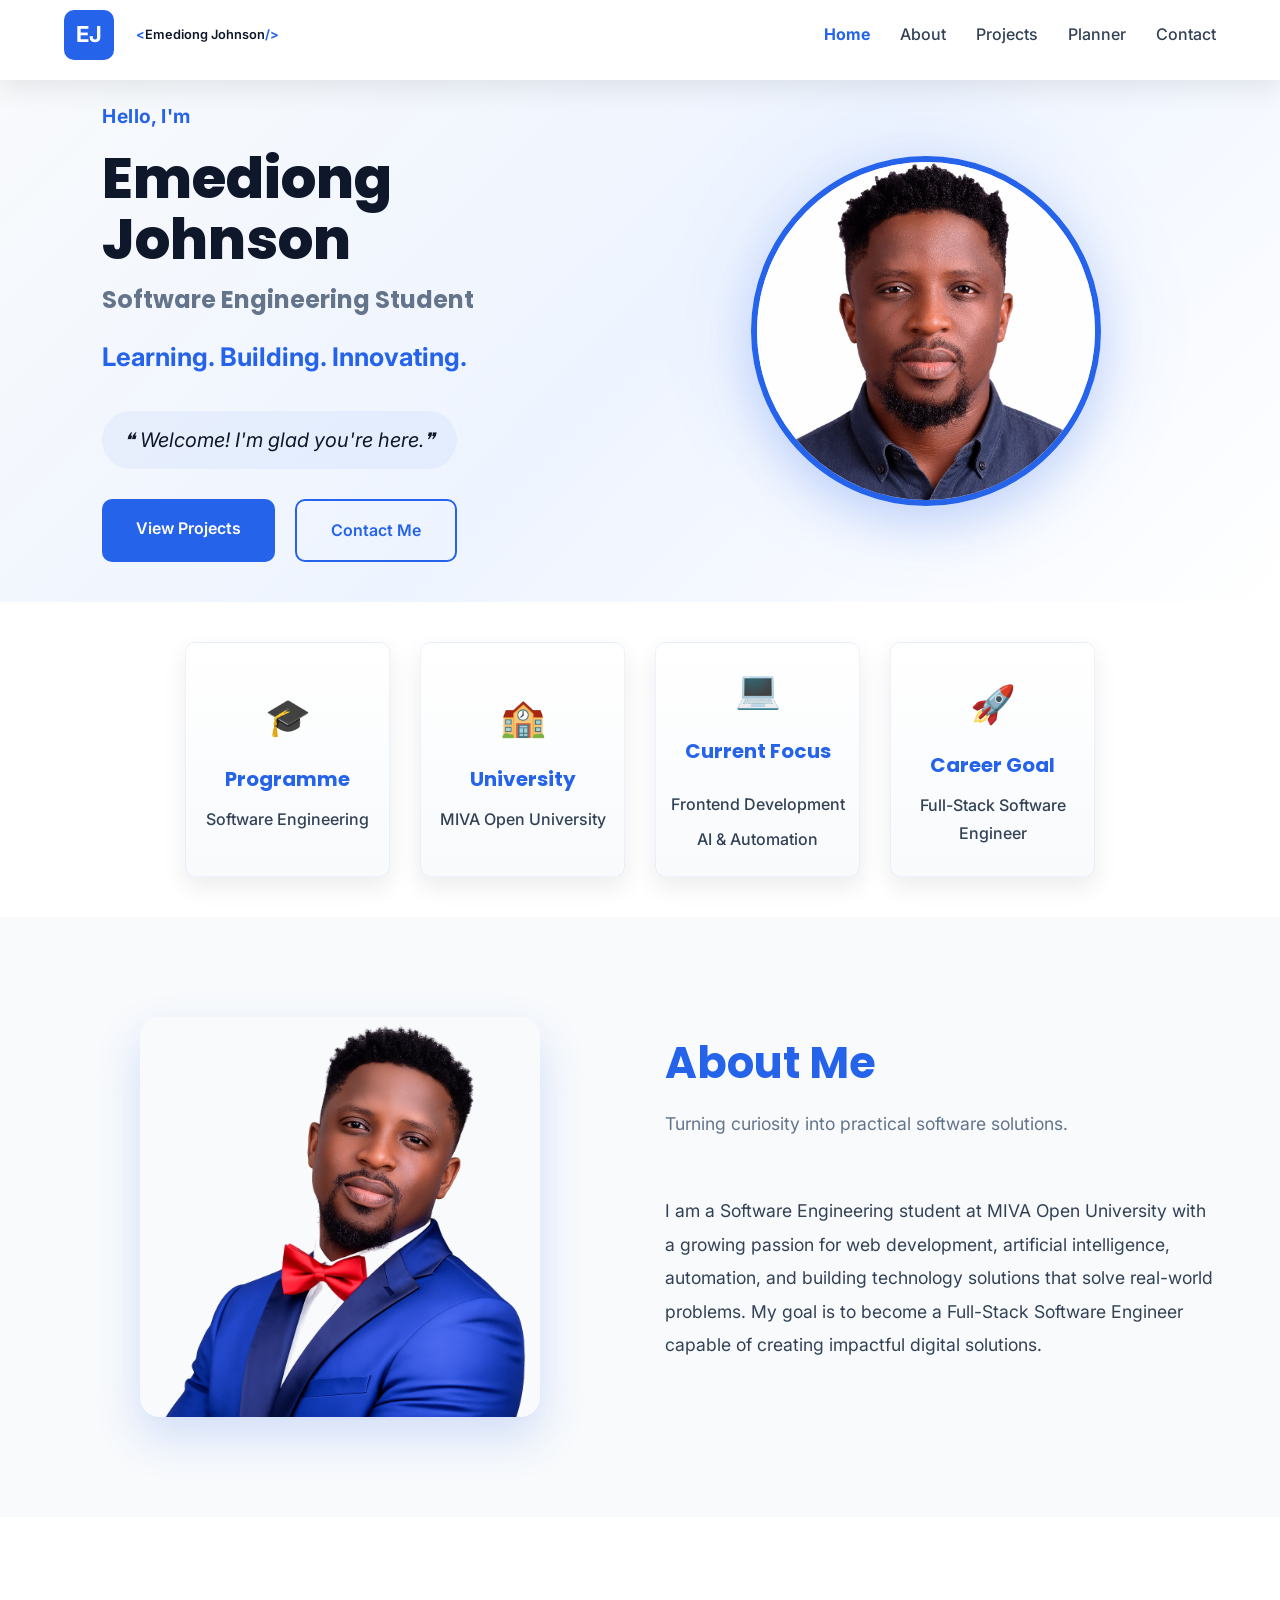
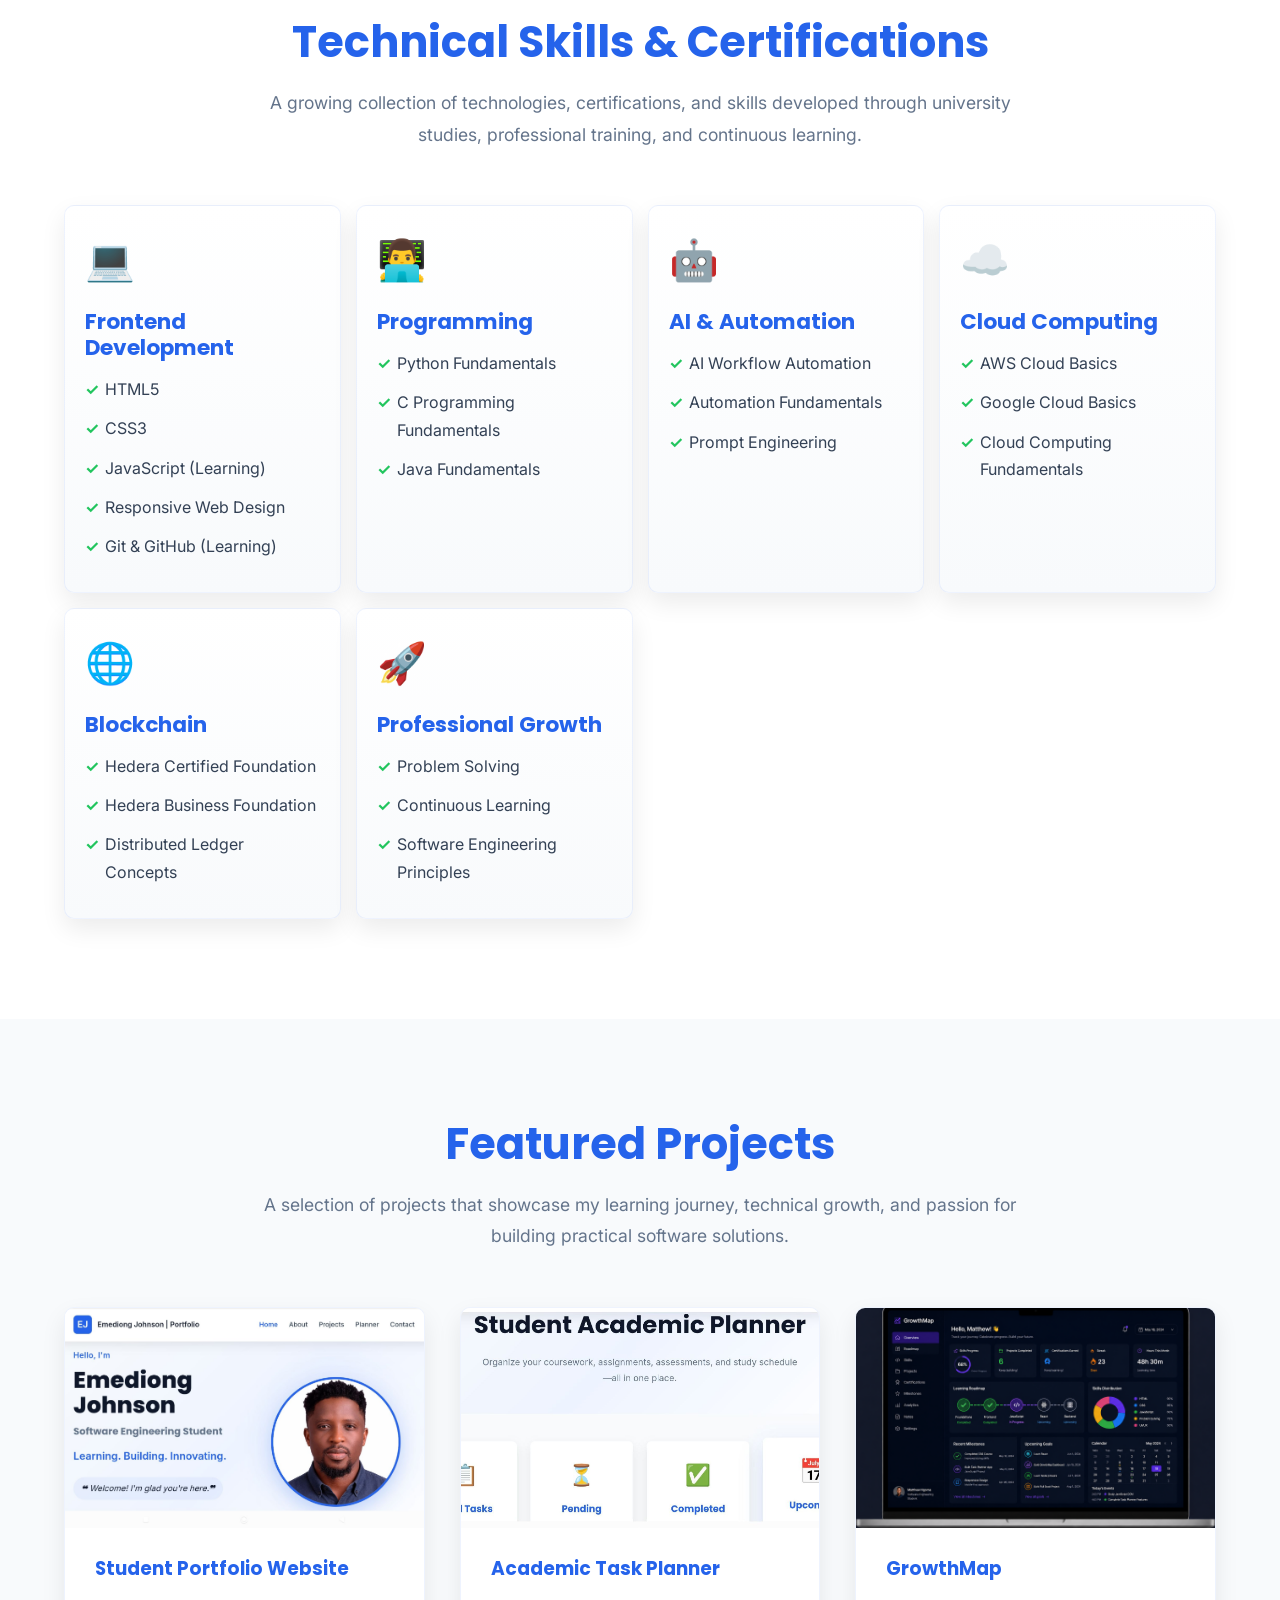
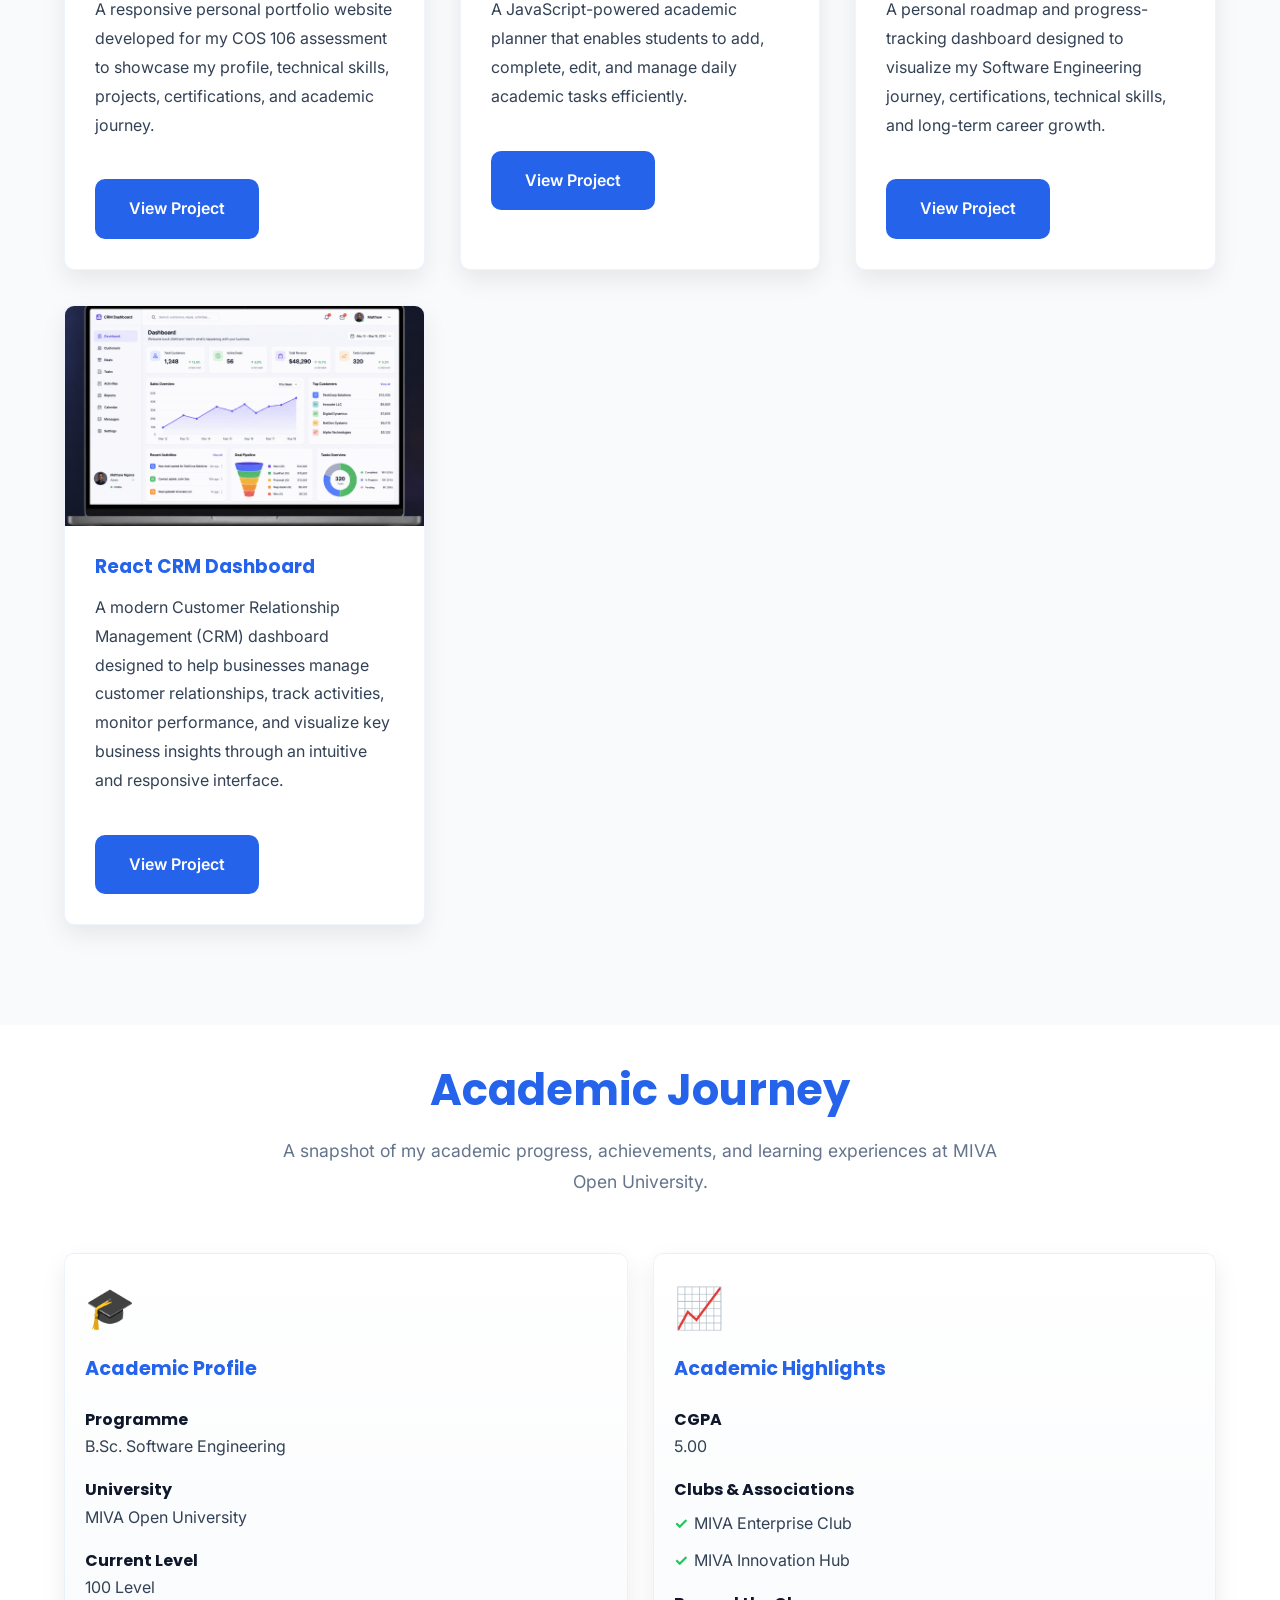
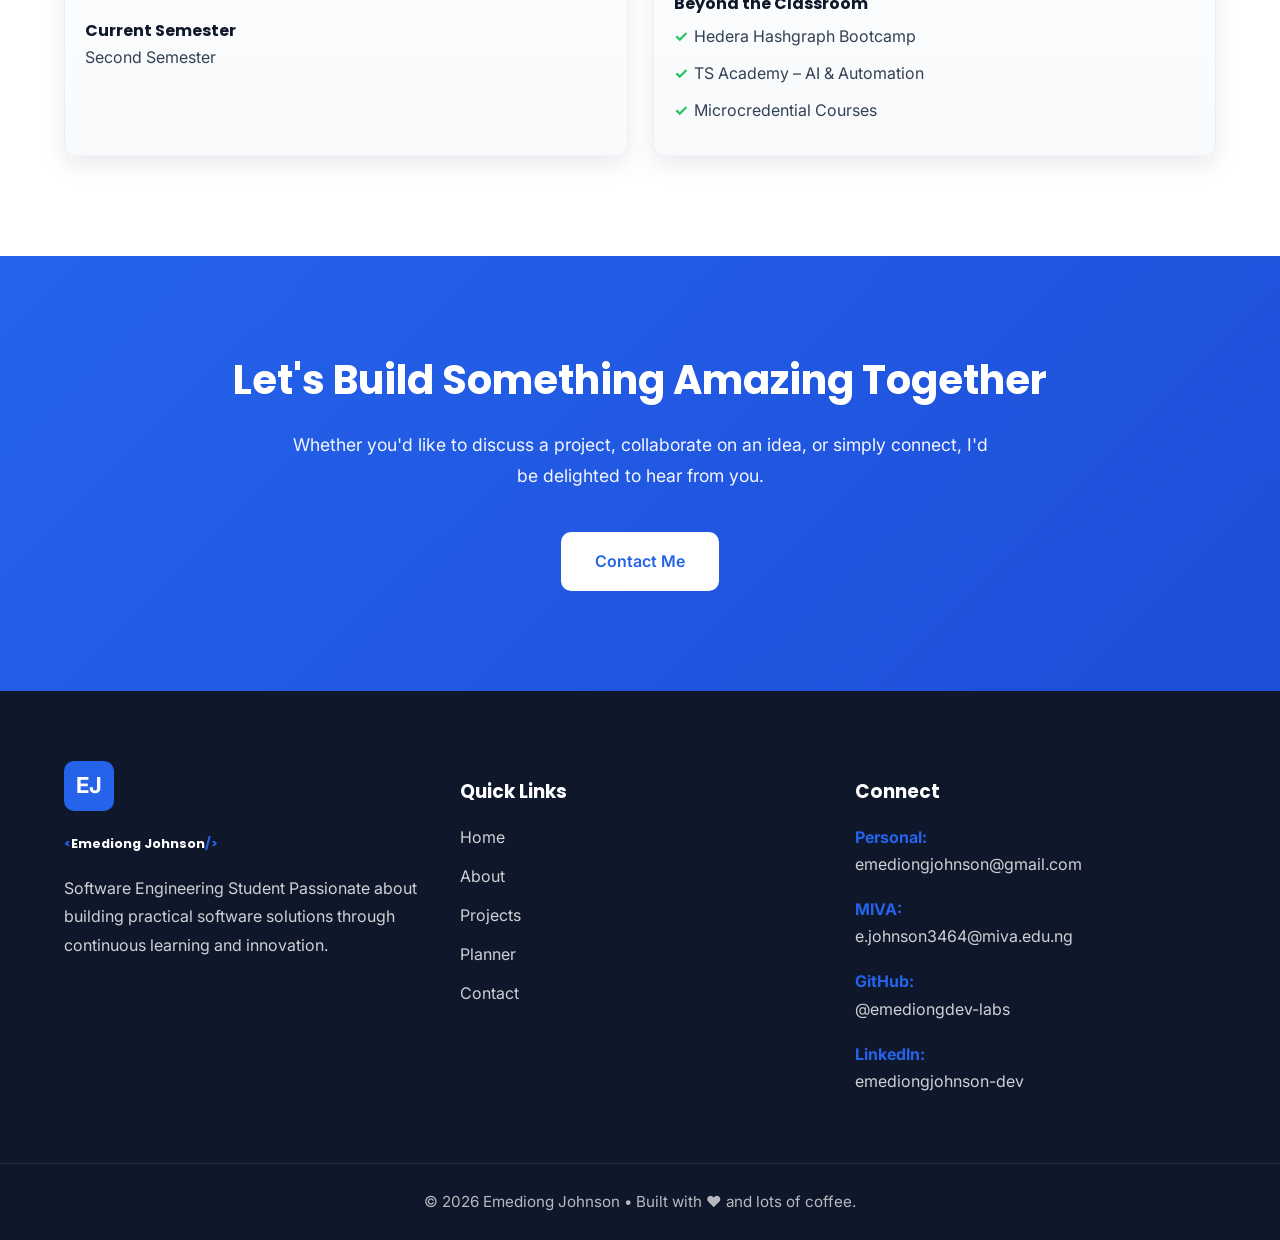
<file: index.html>
<!DOCTYPE html>
<html lang="en">

<head>
  <meta charset="UTF-8">
  <meta name="viewport" content="width=device-width, initial-scale=1">
  <title>Emediong Johnson | Portfolio</title>
  
  <link rel="preconnect" href="https://fonts.googleapis.com">
  <link rel="preconnect" href="https://fonts.gstatic.com" crossorigin>
  <link href="https://fonts.googleapis.com/css2?family=Inter:wght@400;500;600&family=Poppins:wght@500;600;700;800&display=swap" rel="stylesheet">
  
  <link rel="stylesheet" href="css/style.css">
</head>

<body>
  <header>
    <nav class="navbar">
        <a href="index.html" class="logo">
            <div class="logo-box">EJ</div>
    
            <span class="logo-text">
            <span class="logo-symbol">&lt;</span>Emediong Johnson<span class="logo-symbol">/&gt;</span>
            </span>
        </a>
    
    <button class="menu-toggle" id="menu-toggle" aria-label="Toggle Navigation">
    
        <span></span>
        <span></span>
        <span></span>
        
    </button>
    
    <ul class="nav-links" id="nav-links">
        
        <li><a href="index.html" class="active">Home</a></li>
        
        <li><a href="about.html">About</a></li>
        
        <li><a href="projects.html">Projects</a></li>
        
        <li><a href="planner.html">Planner</a></li>
        
        <li><a href="contact.html">Contact</a></li>
        
    </ul>
    
</nav>
  </header>
  
  <main>
    <section id="hero" class="first-section">
    
    <div class="hero-content">
        
        <p class="greeting">Hello, I'm</p>
        
        <h1>Emediong Johnson</h1>
        
        <h3>Software Engineering Student</h3>
        
        <p class="tagline">
            Learning. Building. Innovating.
        </p>
        
        <p class="welcome-message">
            ❝ Welcome! I'm glad you're here.❞ 
        </p>
        
        <div class="hero-buttons">
            
            <a href="projects.html" class="btn btn-primary">
                View Projects
            </a>
            
            <a href="contact.html" class="btn btn-outline">
                Contact Me
            </a>
            
        </div>
        
    </div>
    
    <div class="hero-image">
        <img src="images/profile.jpg" alt="Portrait of Emediong Johnson">
    </div>
    
</section>
    
<section id="highlights">
    
    <div class="highlight-card">
        <div class="card-icon">🎓</div>
        <h3>Programme</h3>
        <p>Software Engineering</p>
    </div>
    
    <div class="highlight-card">
        <div class="card-icon">🏫</div>
        <h3>University</h3>
        <p>MIVA Open University</p>
    </div>
    
    <div class="highlight-card">
        <div class="card-icon">💻</div>
        <h3>Current Focus</h3>
        
        <ul class="highlight-list">
            <li>Frontend Development</li>
            <li>AI & Automation</li>
        </ul>
        
    </div>
    
    <div class="highlight-card">
        <div class="card-icon">🚀</div>
        <h3>Career Goal</h3>
        <p>Full-Stack Software Engineer</p>
    </div>
    
</section>

<!-- ABOUT PREVIEW -->

<section id="about-preview">

    <div class="container">

        <div class="about-grid">

            <!-- About Image -->
            <div class="about-image">

                <img src="images/profile3.png"
                     alt="Emediong Johnson">

            </div>

            <!-- About Text -->
            <div class="about-text">

                <h2 class="section-title left">About Me</h2>

                <p class="section-subtitle left">
                    Turning curiosity into practical software solutions.
                </p>

                <p class="about-description">
                    I am a Software Engineering student at MIVA Open University with a growing passion for web development, artificial intelligence, automation, and building technology solutions that solve real-world problems.

                    My goal is to become a Full-Stack Software Engineer capable of creating impactful digital solutions.
                </p>

            </div>

        </div>

    </div>

</section>
    
<!-- SKILLS -->

<section id="skills">
    
    <div class="container">
        
        <h2 class="section-title">
            Technical Skills & Certifications
        </h2>
        
        <p class="section-subtitle">
            A growing collection of technologies, certifications, and skills developed through university studies, professional training, and continuous learning.
        </p>
        
        <div class="skills-grid">
            
            <!-- Frontend Development -->
            
            <article class="skill-card">
                
                <div class="card-icon">💻</div>
                
                <h3>Frontend Development</h3>
                
                <ul class="skill-list">
                    
                    <li>HTML5</li>
                    
                    <li>CSS3</li>
                    
                    <li>JavaScript (Learning)</li>
                    
                    <li>Responsive Web Design</li>
                    
                    <li>Git & GitHub (Learning)</li>
                    
                </ul>
                
            </article>
            
            <!-- Programming -->
            
            <article class="skill-card">
                
                <div class="card-icon">👨‍💻</div>
                
                <h3>Programming</h3>
                
                <ul class="skill-list">
                    
                    <li>Python Fundamentals</li>
                    
                    <li>C Programming Fundamentals</li>
                    
                    <li>Java Fundamentals</li>
                    
                </ul>
                
            </article>
            
            <!-- AI -->
            
            <article class="skill-card">
                
                <div class="card-icon">🤖</div>
                
                <h3>AI & Automation</h3>
                
                <ul class="skill-list">
                    
                    <li>AI Workflow Automation</li>
                    
                    <li>Automation Fundamentals</li>
                    
                    <li>Prompt Engineering</li>
                    
                </ul>
                
            </article>
            
            <!-- Cloud -->
            
            <article class="skill-card">
                
                <div class="card-icon">☁️</div>
                
                <h3>Cloud Computing</h3>
                
                <ul class="skill-list">
                    
                    <li>AWS Cloud Basics</li>
                    
                    <li>Google Cloud Basics</li>
                    
                    <li>Cloud Computing Fundamentals</li>
                    
                </ul>
                
            </article>
            
            <!-- Blockchain -->
            
            <article class="skill-card">
                
                <div class="card-icon">🌐</div>
                
                <h3>Blockchain</h3>
                
                <ul class="skill-list">
                    
                    <li>Hedera Certified Foundation</li>
                    
                    <li>Hedera Business Foundation</li>
                    
                    <li>Distributed Ledger Concepts</li>
                    
                </ul>
                
            </article>
            
            <!-- Growth -->
            
            <article class="skill-card">
                
                <div class="card-icon">🚀</div>
                
                <h3>Professional Growth</h3>
                
                <ul class="skill-list">
                    
                    <li>Problem Solving</li>
                    
                    <li>Continuous Learning</li>
                    
                    <li>Software Engineering Principles</li>
                    
                </ul>
                
            </article>
            
        </div>
        
    </div>
    
</section>
    

    
<!-- FEATURED PROJECTS -->

<section id="featured-projects">

    <div class="container">

        <h2 class="section-title">
            Featured Projects
        </h2>

        <p class="section-subtitle">
            A selection of projects that showcase my learning journey, technical growth, and passion for building practical software solutions.
        </p>

        <div class="projects-grid">

            <!-- Student Portfolio -->

            <article class="project-card">

                <img src="images/student-portfolio.jpg"
                    alt="Student Portfolio Website">

                <div class="project-content">

                    <h3>Student Portfolio Website</h3>

                    <p>
                        A responsive personal portfolio website developed for my COS 106 assessment to showcase my profile, technical skills, projects, certifications, and academic journey.
                    </p>
                    <div class="project-buttons">
                        <a href="projects.html" class="btn btn-primary">
                        View Project
                        </a>
                    </div>
                </div>

            </article>

            <!-- Academic Planner -->

            <article class="project-card">

                <img src="images/task-planner.jpg"
                    alt="Academic Task Planner">

                <div class="project-content">

                    <h3>Academic Task Planner</h3>

                    <p>
                        A JavaScript-powered academic planner that enables students to add, complete, edit, and manage daily academic tasks efficiently.
                    </p>
                    <div class="project-buttons">
                        <a href="projects.html" class="btn btn-primary">
                        View Project
                        </a>
                    </div>

                </div>

            </article>

            <!-- GrowthMap -->

            <article class="project-card">

                <img src="images/growthmap.png"
                    alt="GrowthMap Dashboard">

                <div class="project-content">

                    <h3>GrowthMap</h3>

                    <p>
                        A personal roadmap and progress-tracking dashboard designed to visualize my Software Engineering journey, certifications, technical skills, and long-term career growth.
                    </p>
                    <div class="project-buttons">
                        <a href="projects.html" class="btn btn-primary">
                            View Project
                        </a>
                    </div>
                </div>

            </article>
            
            <!-- React CRM Dashboard -->

<article class="project-card">

    <img src="images/react-crm-dashboard.png"
         alt="React CRM Dashboard">

    <div class="project-content">

        <h3>React CRM Dashboard</h3>

        <p>
            A modern Customer Relationship Management (CRM) dashboard designed to help businesses manage customer relationships, track activities, monitor performance, and visualize key business insights through an intuitive and responsive interface.
        </p>
        <div class="project-buttons">
            <a href="projects.html" class="btn btn-primary">
            View Project
            </a>
        </div>

    </div>

</article>

        </div>

    </div>

</section>
    
    <!-- ACADEMIC JOURNEY -->

<section id="academic-highlights">
    
    <div class="container">
        
        <h2 class="section-title">
            Academic Journey
        </h2>
        
        <p class="section-subtitle">
            A snapshot of my academic progress, achievements, and learning experiences at MIVA Open University.
        </p>
        
        <div class="academic-grid">
            
            <!-- Academic Profile -->
            
            <article class="academic-card">
                
                <div class="card-icon">🎓</div>
                
                <h3>Academic Profile</h3>
                
                <div class="academic-item">
                    
                    <h4>Programme</h4>
                    
                    <p>B.Sc. Software Engineering</p>
                    
                </div>
                
                <div class="academic-item">
                    
                    <h4>University</h4>
                    
                    <p>MIVA Open University</p>
                    
                </div>
                
                <div class="academic-item">
                    
                    <h4>Current Level</h4>
                    
                    <p>100 Level</p>
                    
                </div>
                
                <div class="academic-item">
                    
                    <h4>Current Semester</h4>
                    
                    <p>Second Semester</p>
                    
                </div>
                
            </article>
            
            <!-- Academic Journey -->
            
            <article class="academic-card">
                
                <div class="card-icon">📈</div>
                
                <h3>Academic Highlights</h3>
                
                <div class="academic-item">
                    
                    <h4>CGPA</h4>
                    
                    <p>5.00</p>
                    
                </div>
                
                <div class="academic-item">
                    
                    <h4>Clubs & Associations</h4>
                    
                    <ul>
                        
                        <li>MIVA Enterprise Club</li>
                        
                        <li>MIVA Innovation Hub</li>
                        
                    </ul>
                    
                </div>
                
                <div class="academic-item">
                    
                    <h4>Beyond the Classroom</h4>
                    
                    <ul>
                        
                        <li>Hedera Hashgraph Bootcamp</li>
                        
                        <li>TS Academy – AI & Automation</li>
                        
                        <li>Microcredential Courses</li>
                        
                    </ul>
                    
                </div>
                
            </article>
            
        </div>
        
    </div>
    
</section>

<!--CONTACT CTA -->

<section id="contact-cta">
    
    <div class="container">
        
        <h2>
            Let's Build Something Amazing Together
        </h2>
        
        <p>
            Whether you'd like to discuss a project, collaborate on an idea, or simply connect, I'd be delighted to hear from you.
        </p>
        
        <a href="contact.html" class="btn btn-primary">
            Contact Me
        </a>
        
    </div>
    
</section>

    
  </main>
  
  
<footer>
    
    <div class="container footer-grid">
        
        <!-- Brand -->
        
        <div class="footer-brand">
    
    <div class="logo-box">EJ</div>
    
    <h3>
        <span class="logo-text">
            <span class="logo-symbol">&lt;</span>Emediong Johnson<span class="logo-symbol">/&gt;</span>
        </span>
    </h3>
    
    <p>
        Software Engineering Student Passionate about building practical software solutions through continuous learning and innovation.
    </p>
    
</div>        
        <!-- Quick Links -->
        
        <div class="footer-links">
            
            <h3>Quick Links</h3>
            
            <ul>
                
                <li><a href="index.html">Home</a></li>
                
                <li><a href="about.html">About</a></li>
                
                <li><a href="projects.html">Projects</a></li>
                
                <li><a href="planner.html">Planner</a></li>
                
                <li><a href="contact.html">Contact</a></li>
                
            </ul>
            
        </div>
        
        <!-- Contact -->
        
        <div class="footer-contact">
            
            <h3>Connect</h3>
            
            <p>
                <strong>Personal:</strong><br>
                <a href="mailto:emediongjohnson@gmail.com">
                    emediongjohnson@gmail.com
                </a>
            </p>
            
            <p>
                <strong>MIVA:</strong><br>
                <a href="mailto:e.johnson3464@miva.edu.ng">
                    e.johnson3464@miva.edu.ng
                </a>
            </p>
            
            <p>
                <strong>GitHub:</strong><br>
                <a href="https://github.com/emediongdev-labs" target="_blank">
                    @emediongdev-labs
                </a>
            </p>
            
            <p>
                <strong>LinkedIn:</strong><br>
                <a href="https://www.linkedin.com/in/emediongjohnson-dev" target="_blank">
                    emediongjohnson-dev
                </a>
            </p>
            
        </div>
        
    </div>
    
    <div class="footer-bottom">
        <p>
             © 2026 Emediong Johnson • Built with ❤️ and lots of coffee.
        </p>
    </div>
    
  </footer>
  
  <script src="js/navigation.js"></script>
</body>

</html>
</file>
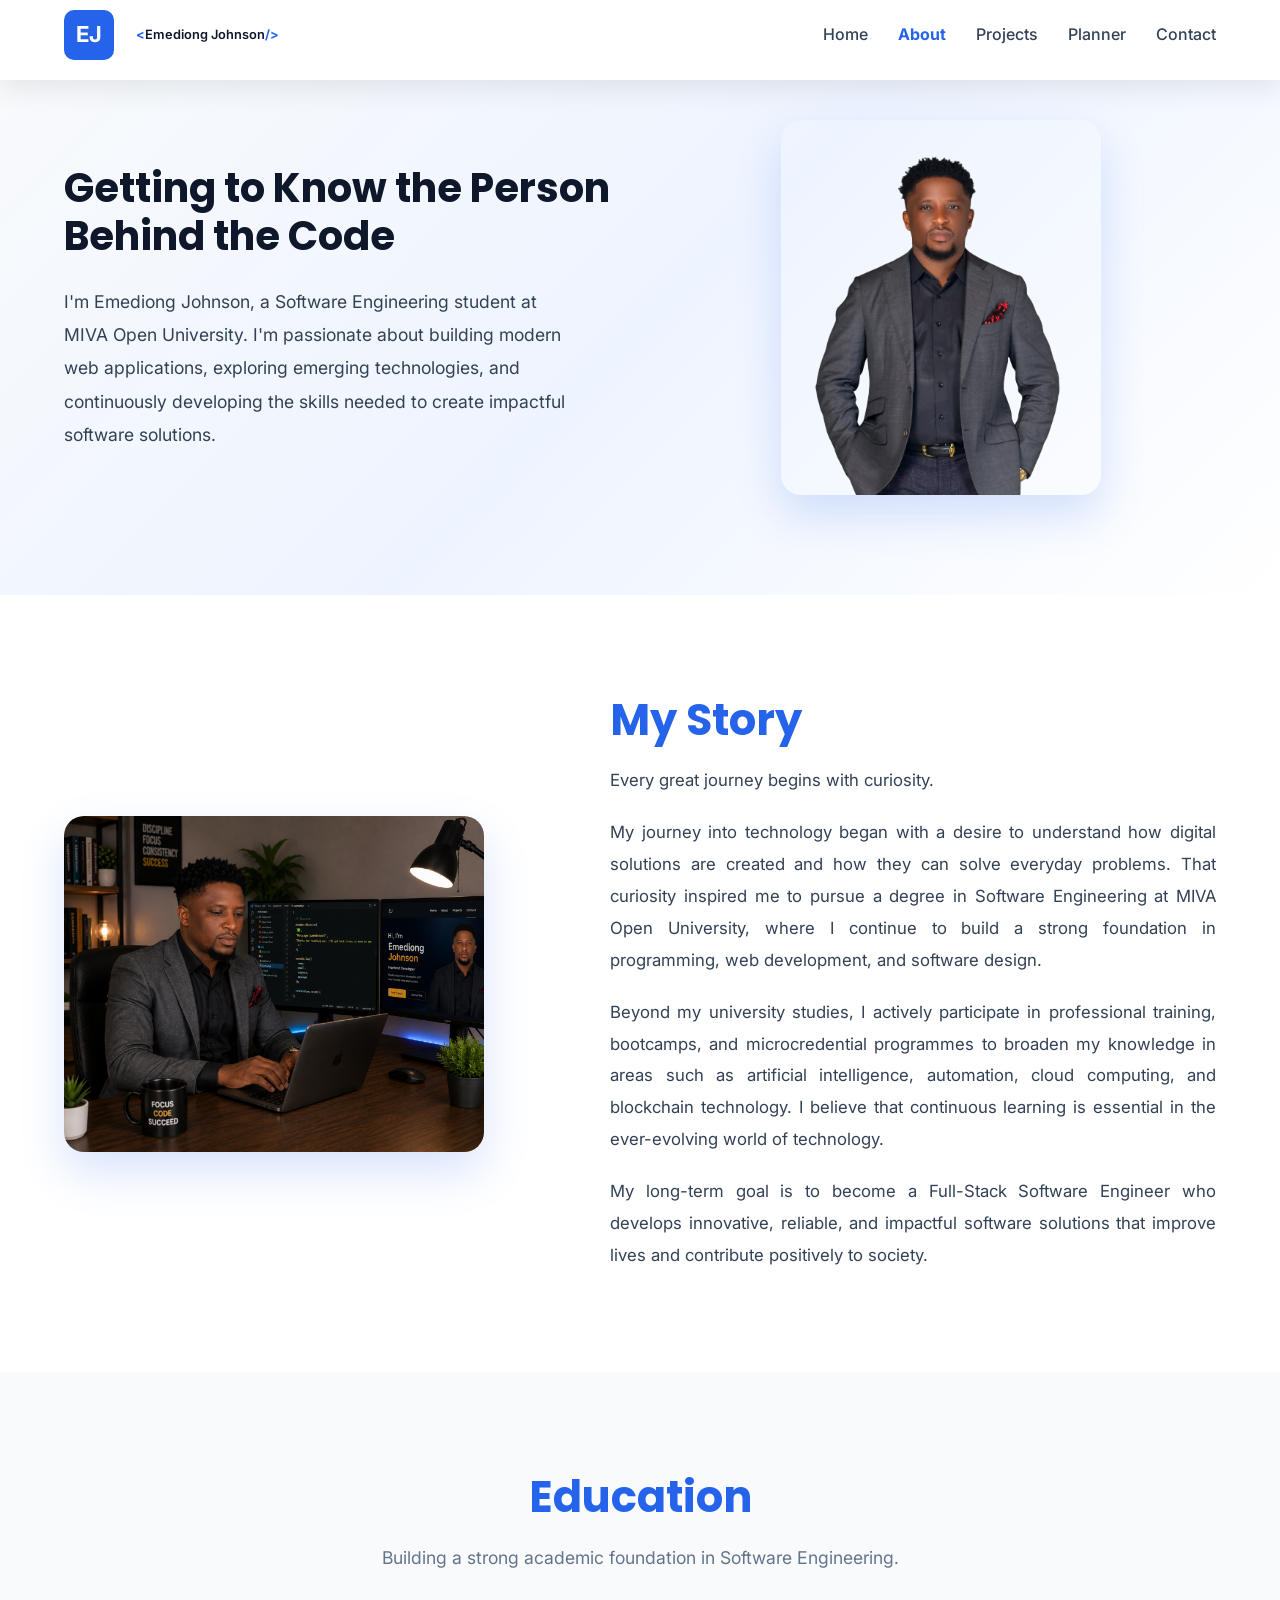
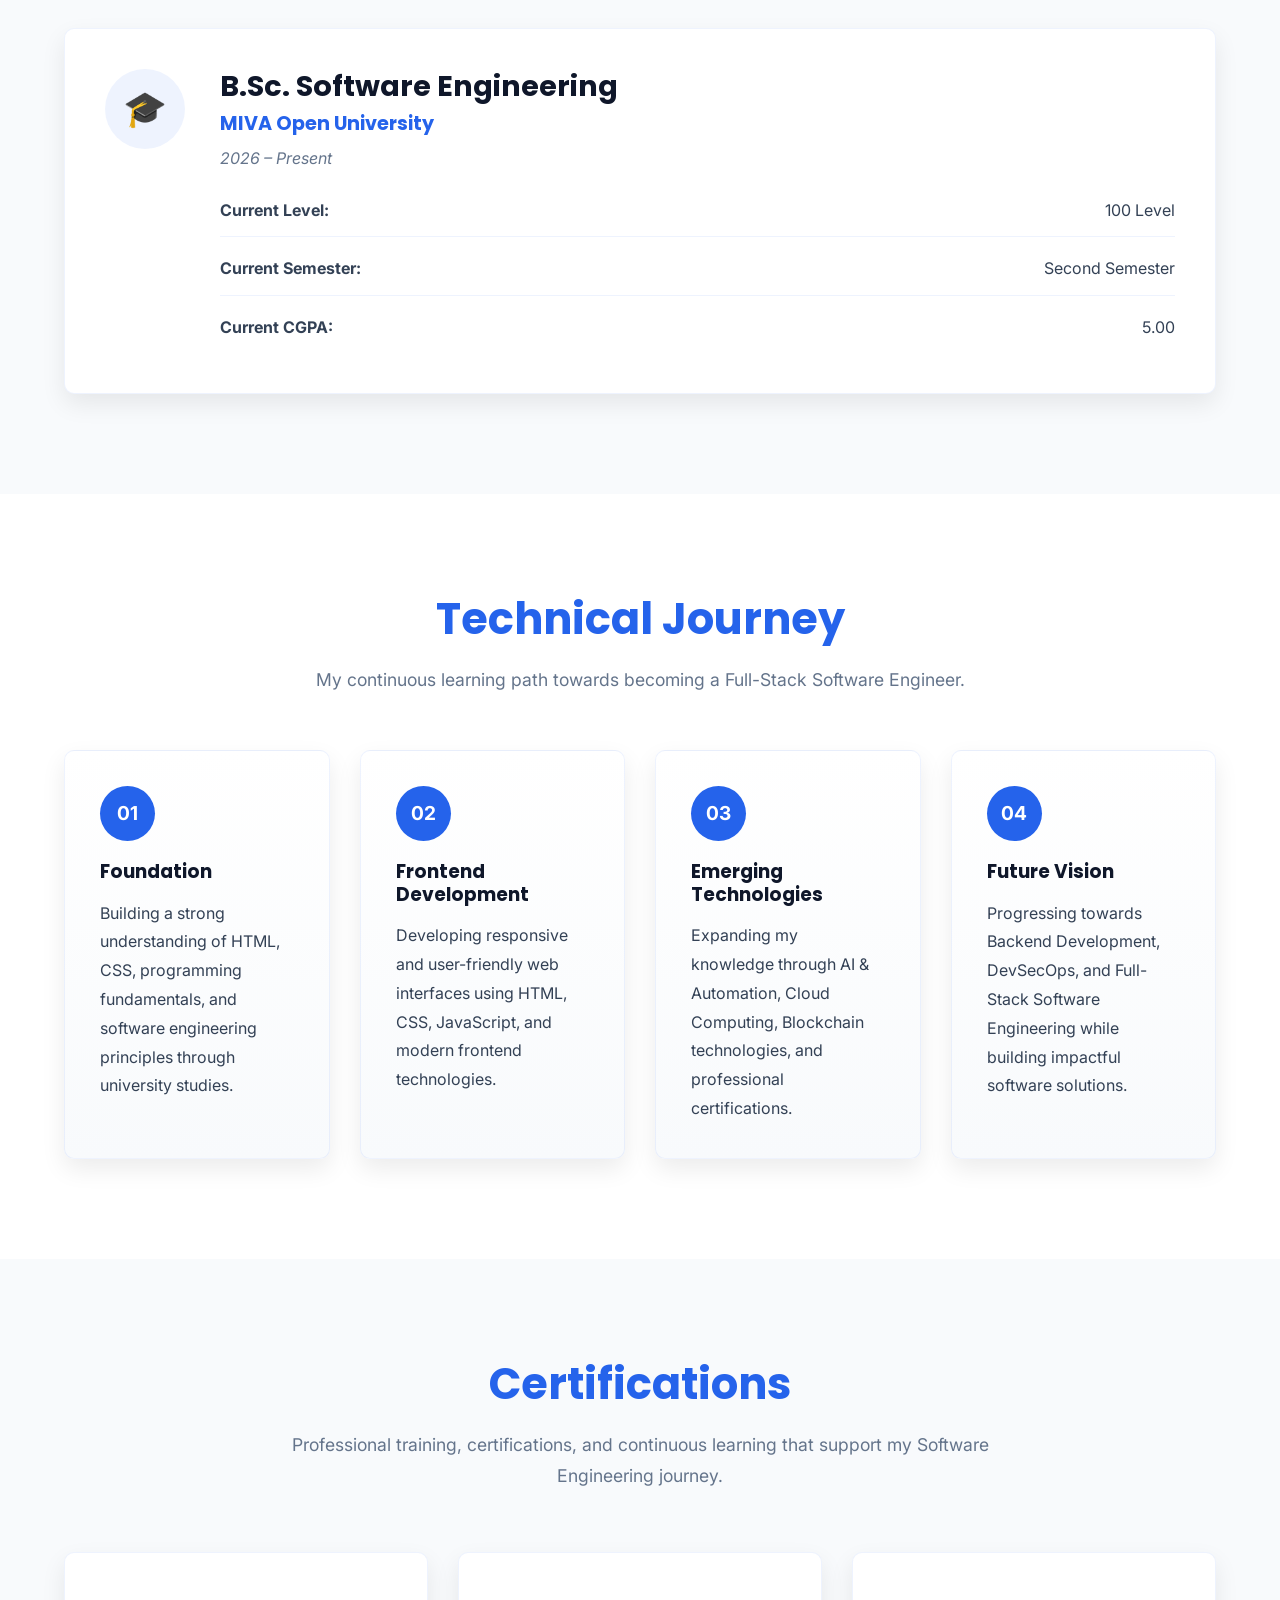
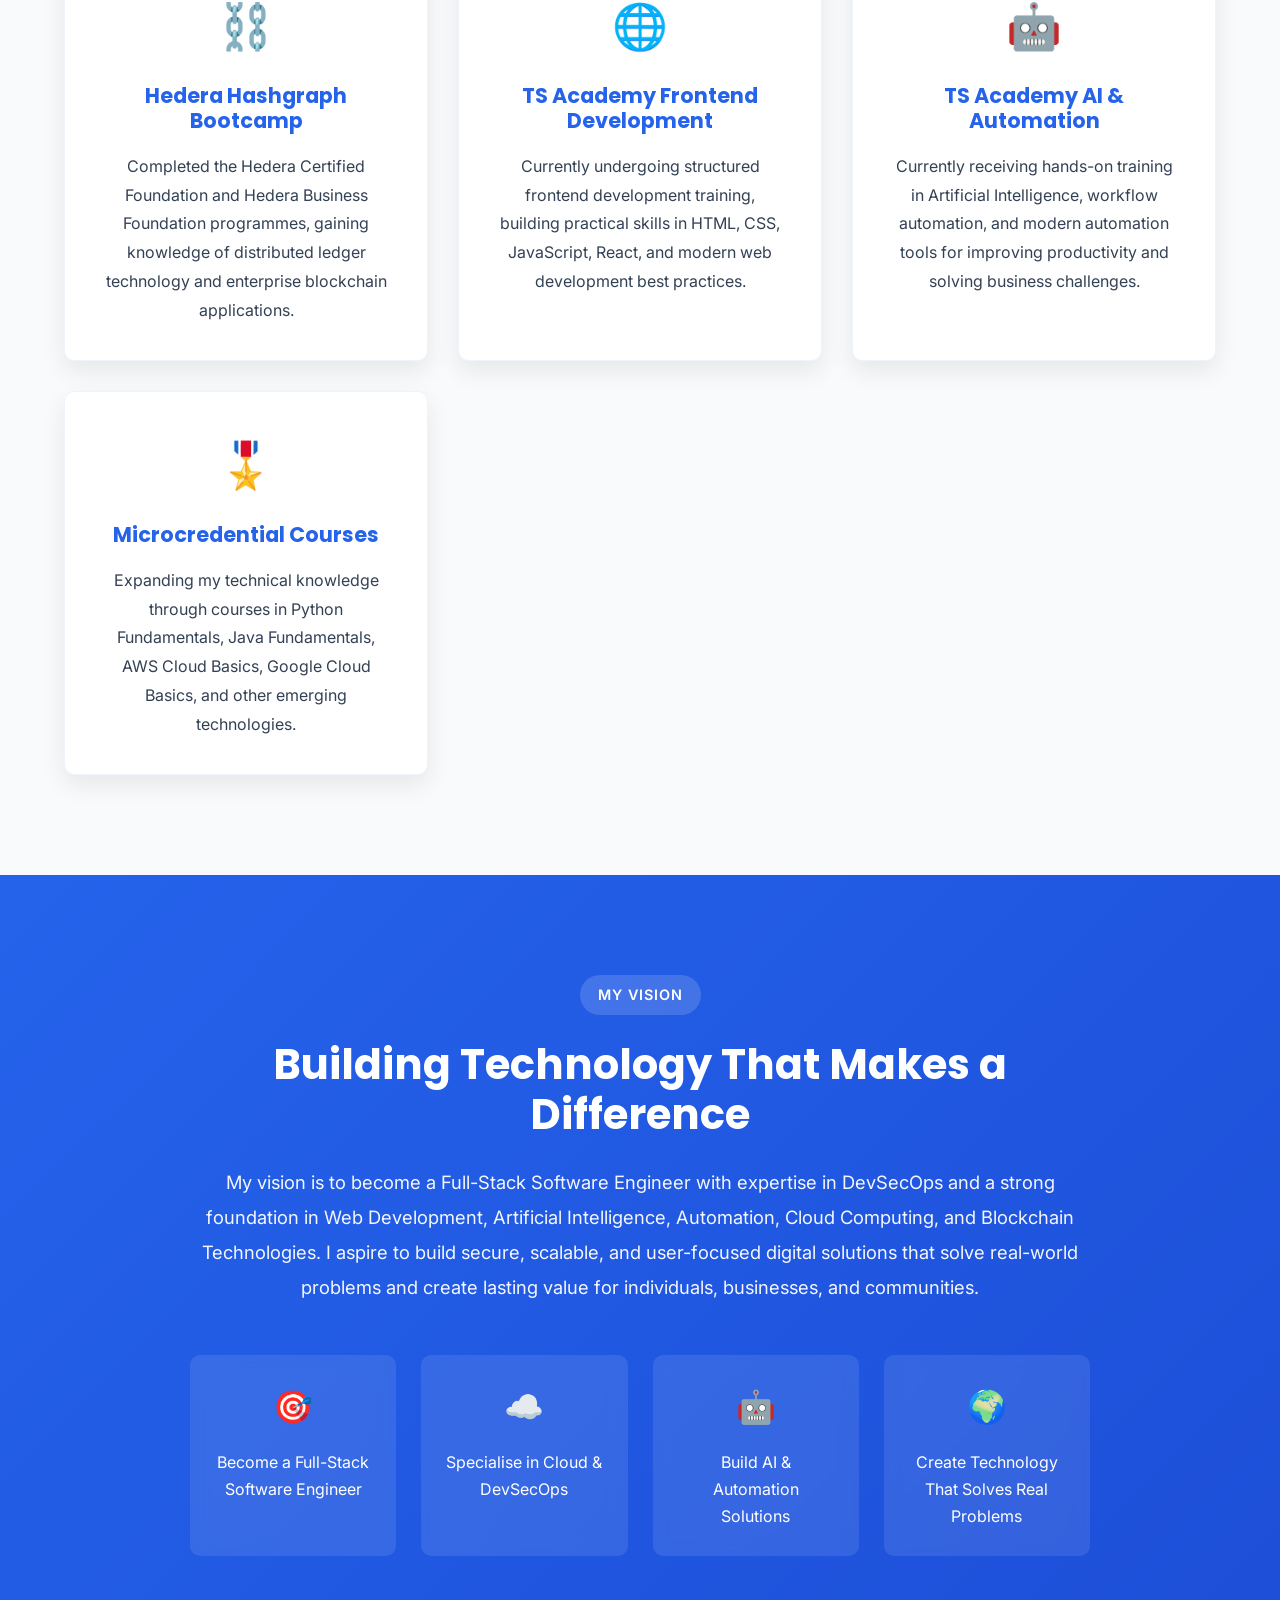
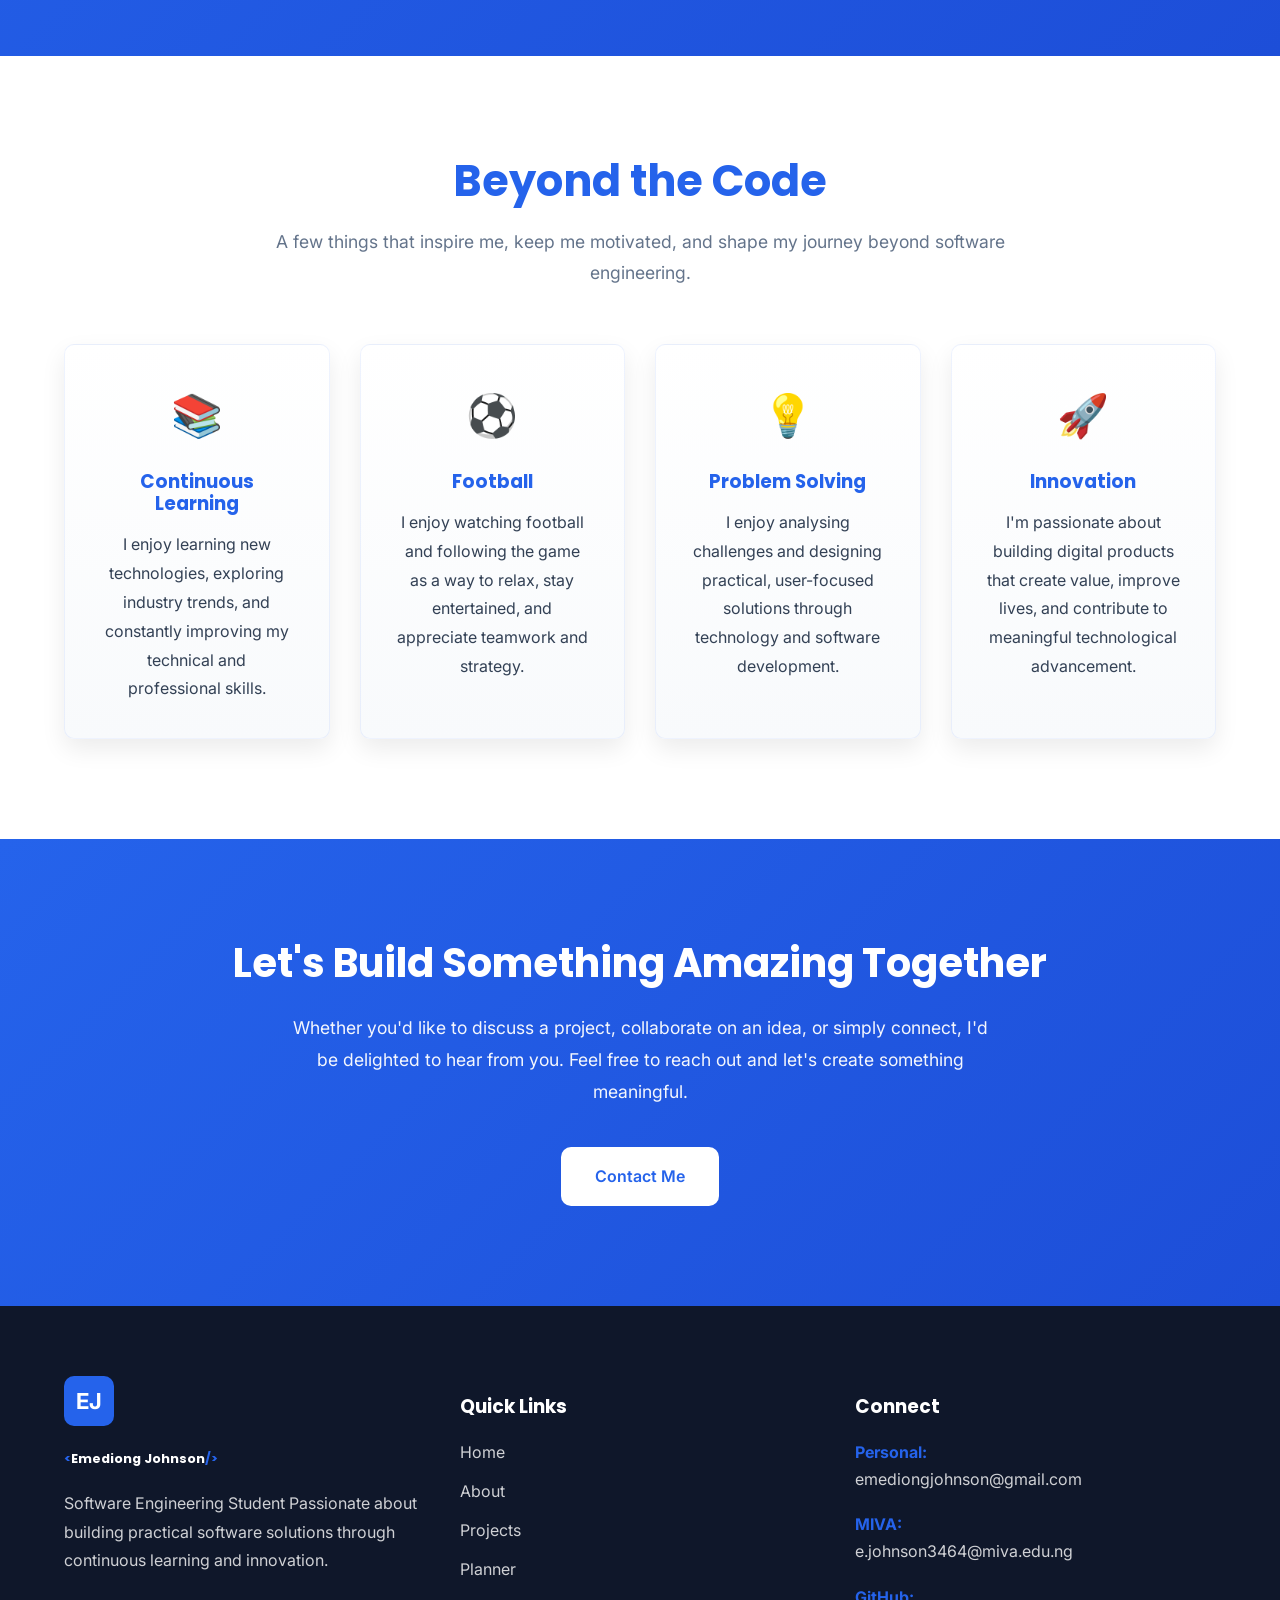
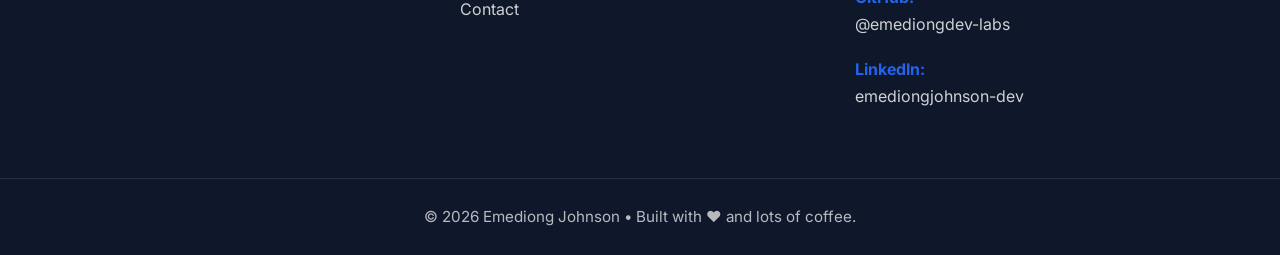
<file: about.html>
<!DOCTYPE html>
<html lang="en">

<head>
  <meta charset="UTF-8">
  <meta name="viewport" content="width=device-width, initial-scale=1">
  <title>Emediong Johnson | Portfolio</title>
  
  <link rel="preconnect" href="https://fonts.googleapis.com">
  <link rel="preconnect" href="https://fonts.gstatic.com" crossorigin>
  <link href="https://fonts.googleapis.com/css2?family=Inter:wght@400;500;600&family=Poppins:wght@500;600;700;800&display=swap" rel="stylesheet">
  
  <link rel="stylesheet" href="css/style.css">
</head>

<body>
  <header>
      <nav class="navbar">
        <a href="index.html" class="logo">
            <div class="logo-box">EJ</div>
    
            <span class="logo-text">
            <span class="logo-symbol">&lt;</span>Emediong Johnson<span class="logo-symbol">/&gt;</span>
            </span>
        </a>
    
    <button class="menu-toggle" id="menu-toggle" aria-label="Toggle Navigation">
    
        <span></span>
        <span></span>
        <span></span>
        
    </button>
    
    <ul class="nav-links" id="nav-links">
        
        <li><a href="index.html">Home</a></li>
        
        <li><a href="about.html" class="active">About</a></li>
        
        <li><a href="projects.html">Projects</a></li>
        
        <li><a href="planner.html">Planner</a></li>
        
        <li><a href="contact.html">Contact</a></li>
        
    </ul>
    
</nav>
  </header>
  
<main>
  
  <!-- About Hero -->

<section id="about-hero" class="first-section">

    <div class="container">

        <div class="about-hero-grid">

            <div class="about-hero-content">

                <h1>
                    Getting to Know the Person Behind the Code
                </h1>

                <p class="page-intro">
                    I'm Emediong Johnson, a Software Engineering student at MIVA Open University. I'm passionate about building modern web applications, exploring emerging technologies, and continuously developing the skills needed to create impactful software solutions.
                </p>

            </div>

            <div class="about-hero-image">

                <img src="images/profile2.png"
                     alt="Portrait of Emediong Johnson">

            </div>

        </div>

    </div>

</section>
  
  <!-- My Story -->
  
<section id="my-story">

    <div class="container">

        <div class="story-grid">

            <div class="story-image">

                <img src="images/profile.png"
                     alt="Emediong Johnson working on a project">

            </div>

            <div class="story-content">

                <h2 class="section-title left">
                    My Story
                </h2>

                <p class="section-subtitle left">
                    Every great journey begins with curiosity.
                </p>

                <p>
                    My journey into technology began with a desire to understand how digital solutions are created and how they can solve everyday problems. That curiosity inspired me to pursue a degree in Software Engineering at MIVA Open University, where I continue to build a strong foundation in programming, web development, and software design.
                </p>

                <p>
                    Beyond my university studies, I actively participate in professional training, bootcamps, and microcredential programmes to broaden my knowledge in areas such as artificial intelligence, automation, cloud computing, and blockchain technology. I believe that continuous learning is essential in the ever-evolving world of technology.
                </p>

                <p>
                    My long-term goal is to become a Full-Stack Software Engineer who develops innovative, reliable, and impactful software solutions that improve lives and contribute positively to society.
                </p>

            </div>

        </div>

    </div>

</section>
  
  <!-- Education -->
  
<section id="education">
    
    <div class="container">
        
        <h2 class="section-title">
            Education
        </h2>
        
        <p class="section-subtitle">
            Building a strong academic foundation in Software Engineering.
        </p>
        
        <div class="education-card">
            
            <div class="education-icon">
                🎓
            </div>
            
            <div class="education-content">
                
                <h3>B.Sc. Software Engineering</h3>
                
                <h4>MIVA Open University</h4>
                
                <p class="education-period">
                    2026 – Present
                </p>
                
                <div class="education-details">
                    
                    <div class="education-item">
                        <strong>Current Level:</strong>
                        <span>100 Level</span>
                    </div>
                    
                    <div class="education-item">
                        <strong>Current Semester:</strong>
                        <span>Second Semester</span>
                    </div>
                    
                    <div class="education-item">
                        <strong>Current CGPA:</strong>
                        <span>5.00</span>
                    </div>
                    
                </div>
                
            </div>
            
        </div>
        
    </div>
    
</section>
  
  <!-- Technical Journey -->
  
<section id="technical-journey">
    
    <div class="container">
        
        <h2 class="section-title">
            Technical Journey
        </h2>
        
        <p class="section-subtitle">
            My continuous learning path towards becoming a Full-Stack Software Engineer.
        </p>
        
        <div class="journey-grid">
            
            <article class="journey-card">
                
                <div class="journey-number">01</div>
                
                <h3>Foundation</h3>
                
                <p>
                    Building a strong understanding of HTML, CSS, programming fundamentals, and software engineering principles through university studies.
                </p>
                
            </article>
            
            <article class="journey-card">
                
                <div class="journey-number">02</div>
                
                <h3>Frontend Development</h3>
                
                <p>
                    Developing responsive and user-friendly web interfaces using HTML, CSS, JavaScript, and modern frontend technologies.
                </p>
                
            </article>
            
            <article class="journey-card">
                
                <div class="journey-number">03</div>
                
                <h3>Emerging Technologies</h3>
                
                <p>
                    Expanding my knowledge through AI & Automation, Cloud Computing, Blockchain technologies, and professional certifications.
                </p>
                
            </article>
            
            <article class="journey-card">
                
                <div class="journey-number">04</div>
                
                <h3>Future Vision</h3>
                
                <p>
                    Progressing towards Backend Development, DevSecOps, and Full-Stack Software Engineering while building impactful software solutions.
                </p>
                
            </article>
            
        </div>
        
    </div>
    
</section>
  
  <!-- Certifications -->

<section id="certifications">
    
    <div class="container">
        
        <h2 class="section-title">
            Certifications
        </h2>
        
        <p class="section-subtitle">
            Professional training, certifications, and continuous learning that support my Software Engineering journey.
        </p>
        
        <div class="certification-grid">
            
            <!-- Hedera -->
            
            <article class="certification-card">
                
                <div class="card-icon">⛓️</div>
                
                <h3>Hedera Hashgraph Bootcamp</h3>
                
                <p>
                    Completed the Hedera Certified Foundation and Hedera Business Foundation programmes, gaining knowledge of distributed ledger technology and enterprise blockchain applications.
                </p>
                
            </article>
            
            <!-- Frontend Development -->
            
            <article class="certification-card">
                
                <div class="card-icon">🌐</div>
                
                <h3>TS Academy Frontend Development</h3>
                
                <p>
                    Currently undergoing structured frontend development training, building practical skills in HTML, CSS, JavaScript, React, and modern web development best practices.
                </p>
                
            </article>
            
            <!-- AI & Automation -->
            
            <article class="certification-card">
                
                <div class="card-icon">🤖</div>
                
                <h3>TS Academy AI & Automation</h3>
                
                <p>
                    Currently receiving hands-on training in Artificial Intelligence, workflow automation, and modern automation tools for improving productivity and solving business challenges.
                </p>
                
            </article>
            
            <!-- Microcredentials -->
            
            <article class="certification-card">
                
                <div class="card-icon">🎖️</div>
                
                <h3>Microcredential Courses</h3>
                
                <p>
                    Expanding my technical knowledge through courses in Python Fundamentals, Java Fundamentals, AWS Cloud Basics, Google Cloud Basics, and other emerging technologies.
                </p>
                
            </article>
            
        </div>
        
    </div>
    
</section>
  
  
  <!-- Career Vision -->

<section id="career-vision">
    
    <div class="container">
        
        <div class="vision-card">
            
            <p class="page-tag">
                MY VISION
            </p>
            
            <h2>
                Building Technology That Makes a Difference
            </h2>
            
            <p class="vision-text">
                My vision is to become a Full-Stack Software Engineer with expertise in DevSecOps and a strong foundation in Web Development, Artificial Intelligence, Automation, Cloud Computing, and Blockchain Technologies. I aspire to build secure, scalable, and user-focused digital solutions that solve real-world problems and create lasting value for individuals, businesses, and communities.
            </p>
            
            <div class="vision-goals">
                
                <div class="vision-goal">
                    <span>🎯</span>
                    <p>Become a Full-Stack Software Engineer</p>
                </div>
                
                <div class="vision-goal">
                    <span>☁️</span>
                    <p>Specialise in Cloud & DevSecOps</p>
                </div>
                
                <div class="vision-goal">
                    <span>🤖</span>
                    <p>Build AI & Automation Solutions</p>
                </div>
                
                <div class="vision-goal">
                    <span>🌍</span>
                    <p>Create Technology That Solves Real Problems</p>
                </div>
                
            </div>
            
        </div>
        
    </div>
    
</section>
  
  <!-- INTERESTS -->

<section id="interests">
    
    <div class="container">
        
        <h2 class="section-title">
            Beyond the Code
        </h2>
        
        <p class="section-subtitle">
            A few things that inspire me, keep me motivated, and shape my journey beyond software engineering.
        </p>
        
        <div class="interests-grid">
            
            <article class="interest-card">
                
                <div class="card-icon">📚</div>
                
                <h3>Continuous Learning</h3>
                
                <p>
                    I enjoy learning new technologies, exploring industry trends, and constantly improving my technical and professional skills.
                </p>
                
            </article>
            
            <article class="interest-card">
                
                <div class="card-icon">⚽</div>
                
                <h3>Football</h3>
                
                <p>
                    I enjoy watching football and following the game as a way to relax, stay entertained, and appreciate teamwork and strategy.
                </p>
                
            </article>
            
            <article class="interest-card">
                
                <div class="card-icon">💡</div>
                
                <h3>Problem Solving</h3>
                
                <p>
                    I enjoy analysing challenges and designing practical, user-focused solutions through technology and software development.
                </p>
                
            </article>
            
            <article class="interest-card">
                
                <div class="card-icon">🚀</div>
                
                <h3>Innovation</h3>
                
                <p>
                    I'm passionate about building digital products that create value, improve lives, and contribute to meaningful technological advancement.
                </p>
                
            </article>
            
        </div>
        
    </div>
    
</section>

<!-- CONTACT CTA -->

<section id="contact-cta">
    
    <div class="container">
        
        <h2>
            Let's Build Something Amazing Together
        </h2>
        
        <p>
            Whether you'd like to discuss a project, collaborate on an idea, or simply connect, I'd be delighted to hear from you. Feel free to reach out and let's create something meaningful.
        </p>
        
        <a href="contact.html" class="btn btn-primary">
            Contact Me
        </a>
        
    </div>
    
</section>

  
</main>

<footer>
    <div class="container footer-grid">
        
        <!-- Brand -->
        
        <div class="footer-brand">
    
    <div class="logo-box">EJ</div>
    
    <h3>
        <span class="logo-text">
            <span class="logo-symbol">&lt;</span>Emediong Johnson<span class="logo-symbol">/&gt;</span>
        </span>
    </h3>
    
    <p>
        Software Engineering Student Passionate about building practical software solutions through continuous learning and innovation.
    </p>
    
</div>        
        <!-- Quick Links -->
        
        <div class="footer-links">
            
            <h3>Quick Links</h3>
            
            <ul>
                
                <li><a href="index.html">Home</a></li>
                
                <li><a href="about.html">About</a></li>
                
                <li><a href="projects.html">Projects</a></li>
                
                <li><a href="planner.html">Planner</a></li>
                
                <li><a href="contact.html">Contact</a></li>
                
            </ul>
            
        </div>
        
        <!-- Contact -->
        
        <div class="footer-contact">
            
            <h3>Connect</h3>
            
            <p>
                <strong>Personal:</strong><br>
                <a href="mailto:emediongjohnson@gmail.com">
                    emediongjohnson@gmail.com
                </a>
            </p>
            
            <p>
                <strong>MIVA:</strong><br>
                <a href="mailto:e.johnson3464@miva.edu.ng">
                    e.johnson3464@miva.edu.ng
                </a>
            </p>
            
            <p>
                <strong>GitHub:</strong><br>
                <a href="https://github.com/emediongdev-labs" target="_blank">
                    @emediongdev-labs
                </a>
            </p>
            
            <p>
                <strong>LinkedIn:</strong><br>
                <a href="https://www.linkedin.com/in/emediongjohnson-dev" target="_blank">
                    emediongjohnson-dev
                </a>
            </p>
            
        </div>
        
    </div>
    
    <div class="footer-bottom">
        <p>
             © 2026 Emediong Johnson • Built with ❤️ and lots of coffee.
        </p>
    </div>

</footer>
  
</body>

<script src="js/navigation.js"></script>
</html>
</file>
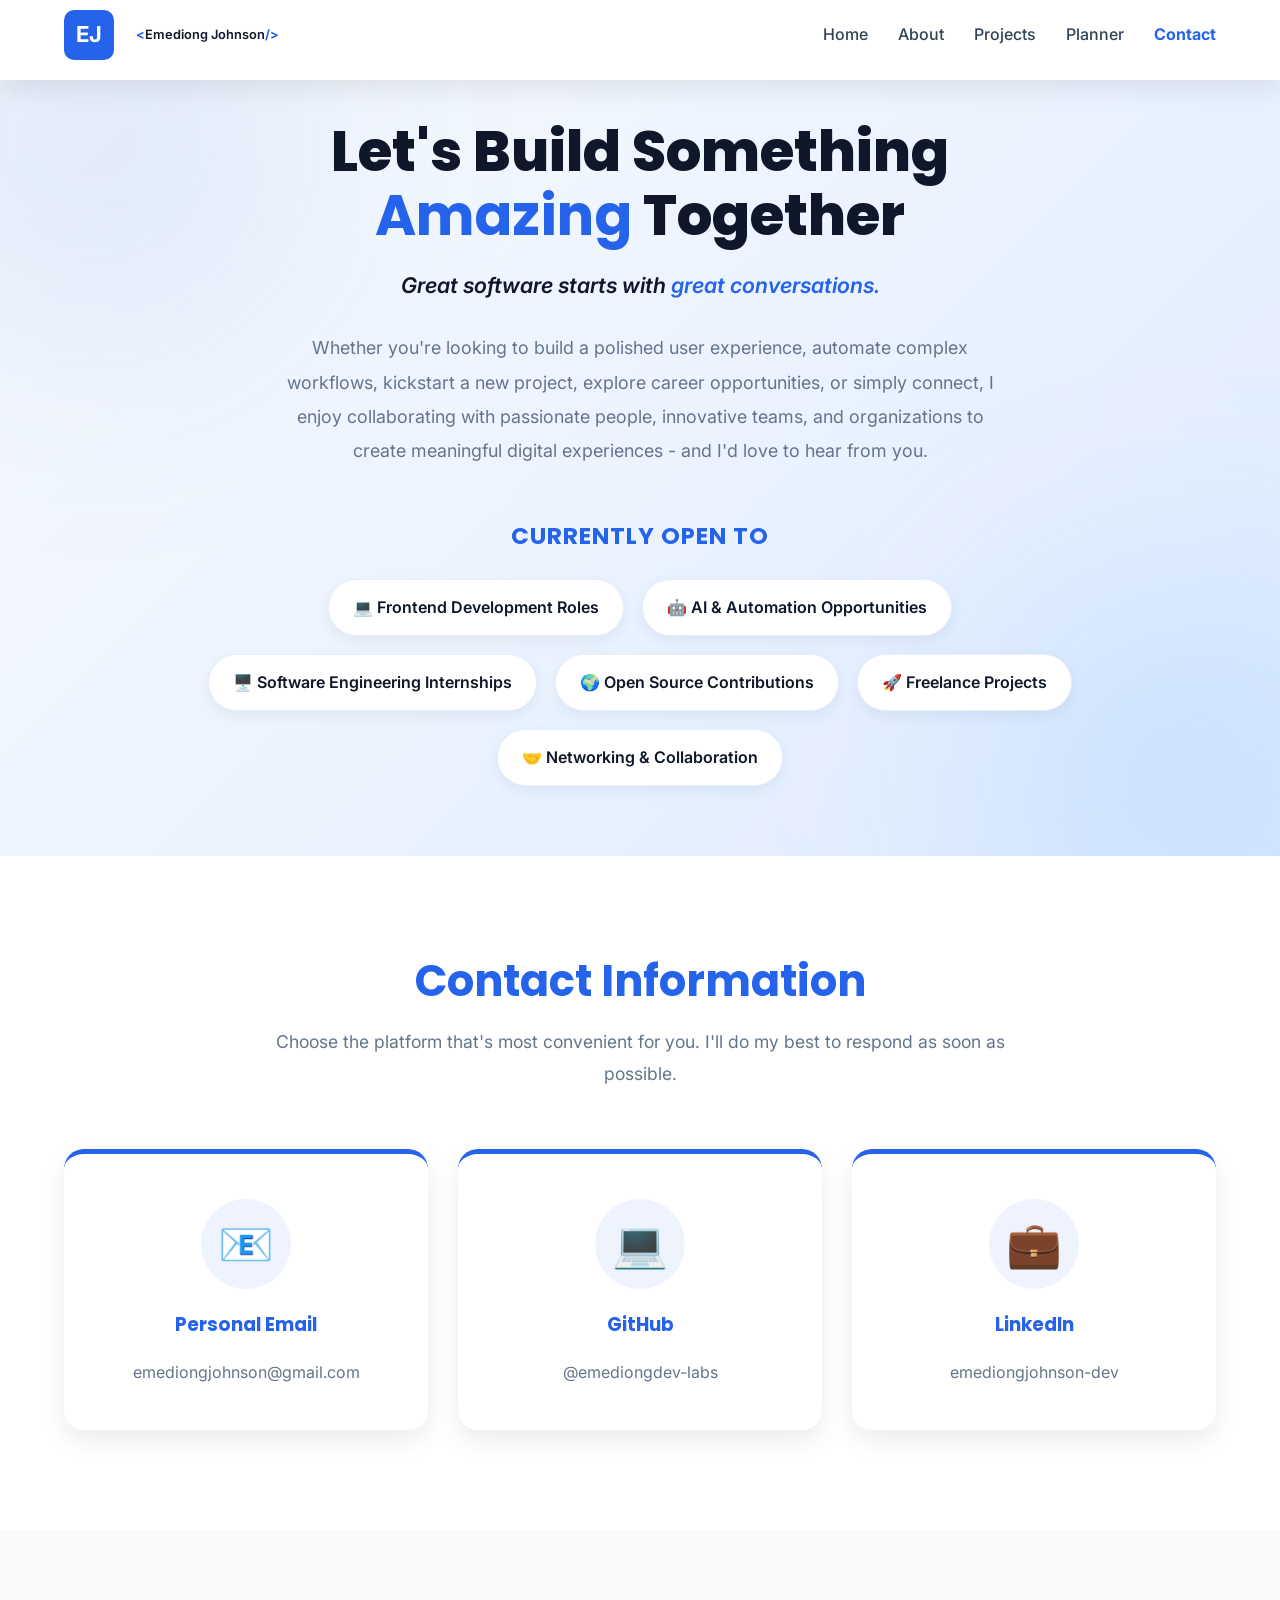
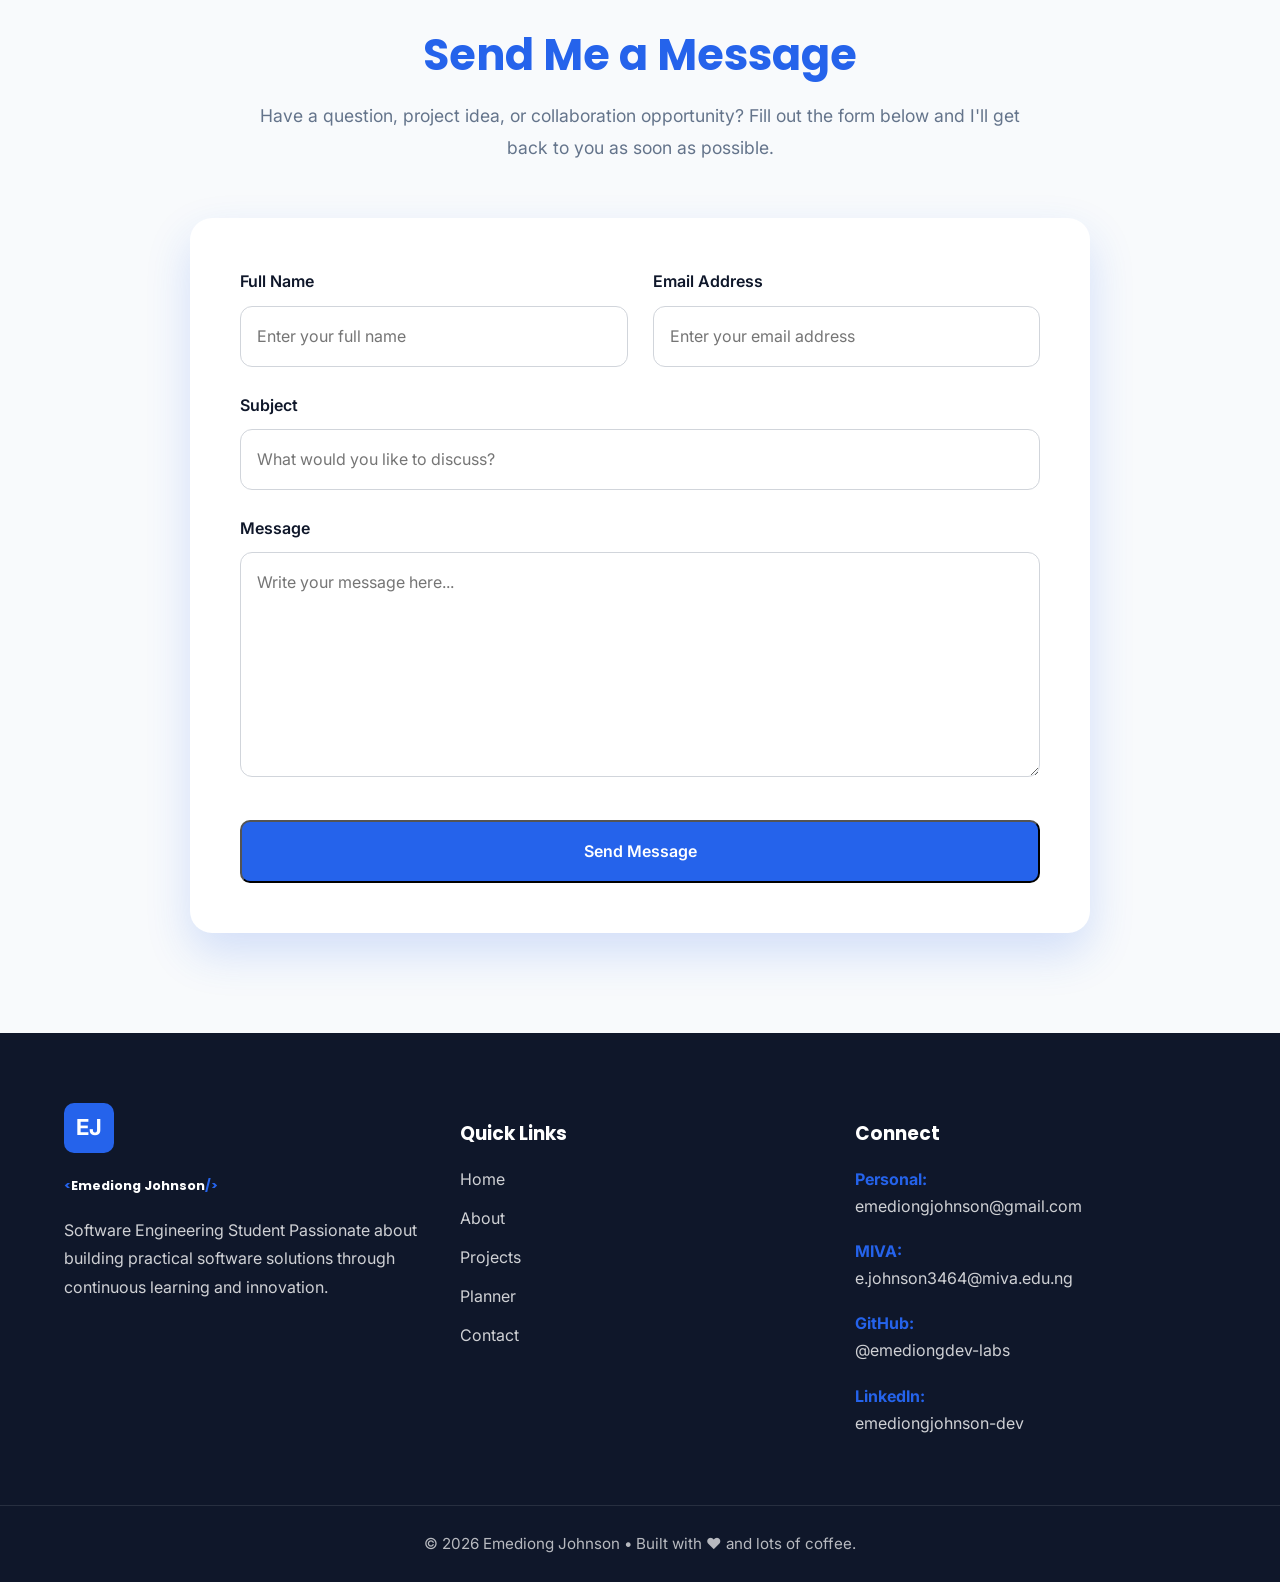
<file: contact.html>
<!DOCTYPE html>
<html lang="en">

<head>
  <meta charset="UTF-8">
  <meta name="viewport" content="width=device-width, initial-scale=1">
  <title>Emediong Johnson | Portfolio</title>
  
  <link rel="preconnect" href="https://fonts.googleapis.com">
  <link rel="preconnect" href="https://fonts.gstatic.com" crossorigin>
  <link href="https://fonts.googleapis.com/css2?family=Inter:wght@400;500;600&family=Poppins:wght@500;600;700;800&display=swap" rel="stylesheet">
  
  <link rel="stylesheet" href="css/style.css">
</head>

<body>
  <header>
            <nav class="navbar">
          <a href="index.html" class="logo">
              <div class="logo-box">EJ</div>
              
              <span class="logo-text">
                  <span class="logo-symbol">&lt;</span>Emediong Johnson<span class="logo-symbol">/&gt;</span>
              </span>
          </a>
          
          <button class="menu-toggle" id="menu-toggle" aria-label="Toggle Navigation">
          
              <span></span>
              <span></span>
              <span></span>
              
          </button>
          
          <ul class="nav-links" id="nav-links">
              
              <li><a href="index.html">Home</a></li>
              
              <li><a href="about.html">About</a></li>
              
              <li><a href="projects.html">Projects</a></li>
              
              <li><a href="planner.html">Planner</a></li>
              
              <li><a href="contact.html" class="active">Contact</a></li>
              
          </ul>
          
      </nav>
  </header>
  
  <main>
    <!-- CONTACT HERO -->
<section id="contact-hero" class="first-section">
    
    <div class="container">
        
        <h1>
            Let's Build Something<br>
    
            <span class="hero-highlight">Amazing</span> Together
    
        </h1>
        
        <p class="hero-tagline">
            Great software starts with
            <span>great conversations.</span>
    
        </p>
        
        <p>
            Whether you're looking to build a polished user experience,
            automate complex workflows,
            kickstart a new project,
            explore career opportunities,
            or simply connect, I enjoy collaborating with passionate people, innovative teams, and organizations to create meaningful digital experiences - and I'd love to hear from you.
        </p>
        
        <div class="availability">
            
            <h3>Currently Open To</h3>
            
            <div class="availability-grid">
                
                <span>💻 Frontend Development Roles</span>
                
                <span>🤖 AI &amp; Automation Opportunities</span>
                
                <span>🖥️ Software Engineering Internships</span>
                
                <span>🌍 Open Source Contributions</span>
                
                <span>🚀 Freelance Projects</span>
                
                <span>🤝 Networking &amp; Collaboration</span>
                
            </div>
            
        </div>
        
    </div>
    
</section>

<!-- ==========================
     CONTACT INFORMATION
========================== -->

<section id="contact-info">

    <div class="container">

        <h2 class="section-title">
            Contact Information
        </h2>

        <p class="section-subtitle">
            Choose the platform that's most convenient for you.
            I'll do my best to respond as soon as possible.
        </p>

        <div class="contact-grid">

            <!-- Personal Email -->

            <a
                href="mailto:emediongjohnson@gmail.com"
                class="contact-card">

                <div class="contact-icon">
                    📧
                </div>

                <h3>Personal Email</h3>

                <p>
                    emediongjohnson@gmail.com
                </p>

            </a>

            
            <!-- GitHub -->

            <a
                href="https://github.com/emediongdev-labs"
                target="_blank"
                rel="noopener noreferrer"
                class="contact-card">

                <div class="contact-icon">
                    💻
                </div>

                <h3>GitHub</h3>

                <p>
                    @emediongdev-labs
                </p>

            </a>

            <!-- LinkedIn -->

            <a
                href="https://www.linkedin.com/in/emediongjohnson-dev"
                target="_blank"
                rel="noopener noreferrer"
                class="contact-card">

                <div class="contact-icon">
                    💼
                </div>

                <h3>LinkedIn</h3>

                <p>
                    emediongjohnson-dev
                </p>

            </a>

        </div>

    </div>

</section>

    <!-- ==========================
         CONTACT FORM
    ========================== -->

    <section id="contact-form-section">

        <div class="container">

            <h2 class="section-title">
                Send Me a Message
            </h2>

            <p class="section-subtitle">
                Have a question, project idea, or collaboration opportunity?
                Fill out the form below and I'll get back to you as soon as possible.
            </p>

            <form id="contactForm">

                <div class="form-row">

                    <div class="form-group">

                        <label for="name">Full Name</label>

                        <input
                            type="text"
                            id="name"
                            placeholder="Enter your full name"
                            required>

                    </div>

                    <div class="form-group">

                        <label for="email">Email Address</label>

                        <input
                            type="email"
                            id="email"
                            placeholder="Enter your email address"
                            required>

                    </div>

                </div>

                <div class="form-group">

                    <label for="subject">Subject</label>

                    <input
                        type="text"
                        id="subject"
                        placeholder="What would you like to discuss?"
                        required>

                </div>

                <div class="form-group">

                    <label for="message">Message</label>

                    <textarea
                        id="message"
                        rows="7"
                        placeholder="Write your message here..."
                        required></textarea>

                </div>

                <button
                    type="submit"
                    class="btn btn-primary">

                    Send Message

                </button>

            </form>

        </div>

    </section>

</main>
  
  
  <footer>
      <div class="container footer-grid">
        
        <!-- Brand -->
        
        <div class="footer-brand">
    
    <div class="logo-box">EJ</div>
    
    <h3>
        <span class="logo-text">
            <span class="logo-symbol">&lt;</span>Emediong Johnson<span class="logo-symbol">/&gt;</span>
        </span>
    </h3>
    
    <p>
        Software Engineering Student Passionate about building practical software solutions through continuous learning and innovation.
    </p>
    
</div>        
        <!-- Quick Links -->
        
        <div class="footer-links">
            
            <h3>Quick Links</h3>
            
            <ul>
                
                <li><a href="index.html">Home</a></li>
                
                <li><a href="about.html">About</a></li>
                
                <li><a href="projects.html">Projects</a></li>
                
                <li><a href="planner.html">Planner</a></li>
                
                <li><a href="contact.html">Contact</a></li>
                
            </ul>
            
        </div>
        
        <!-- Contact -->
        
        <div class="footer-contact">
            
            <h3>Connect</h3>
            
            <p>
                <strong>Personal:</strong><br>
                <a href="mailto:emediongjohnson@gmail.com">
                    emediongjohnson@gmail.com
                </a>
            </p>
            
            <p>
                <strong>MIVA:</strong><br>
                <a href="mailto:e.johnson3464@miva.edu.ng">
                    e.johnson3464@miva.edu.ng
                </a>
            </p>
            
            <p>
                <strong>GitHub:</strong><br>
                <a href="https://github.com/emediongdev-labs" target="_blank">
                    @emediongdev-labs
                </a>
            </p>
            
            <p>
                <strong>LinkedIn:</strong><br>
                <a href="https://www.linkedin.com/in/emediongjohnson-dev" target="_blank">
                    emediongjohnson-dev
                </a>
            </p>
            
        </div>
        
    </div>
    
    <div class="footer-bottom">
        <p>
             © 2026 Emediong Johnson • Built with ❤️ and lots of coffee.
        </p>
    </div>

  </footer>
  
  <!-- Contact Notification -->

<div id="contactNotification" class="contact-notification">
    
    <span id="notificationIcon"></span>
    
    <div>
        
        <h4 id="notificationTitle"></h4>
        
        <p id="notificationMessage"></p>
        
    </div>
    
</div>

<script src="js/navigation.js"></script>
<script src="js/contact.js"></script>
</body>
</html>
</file>
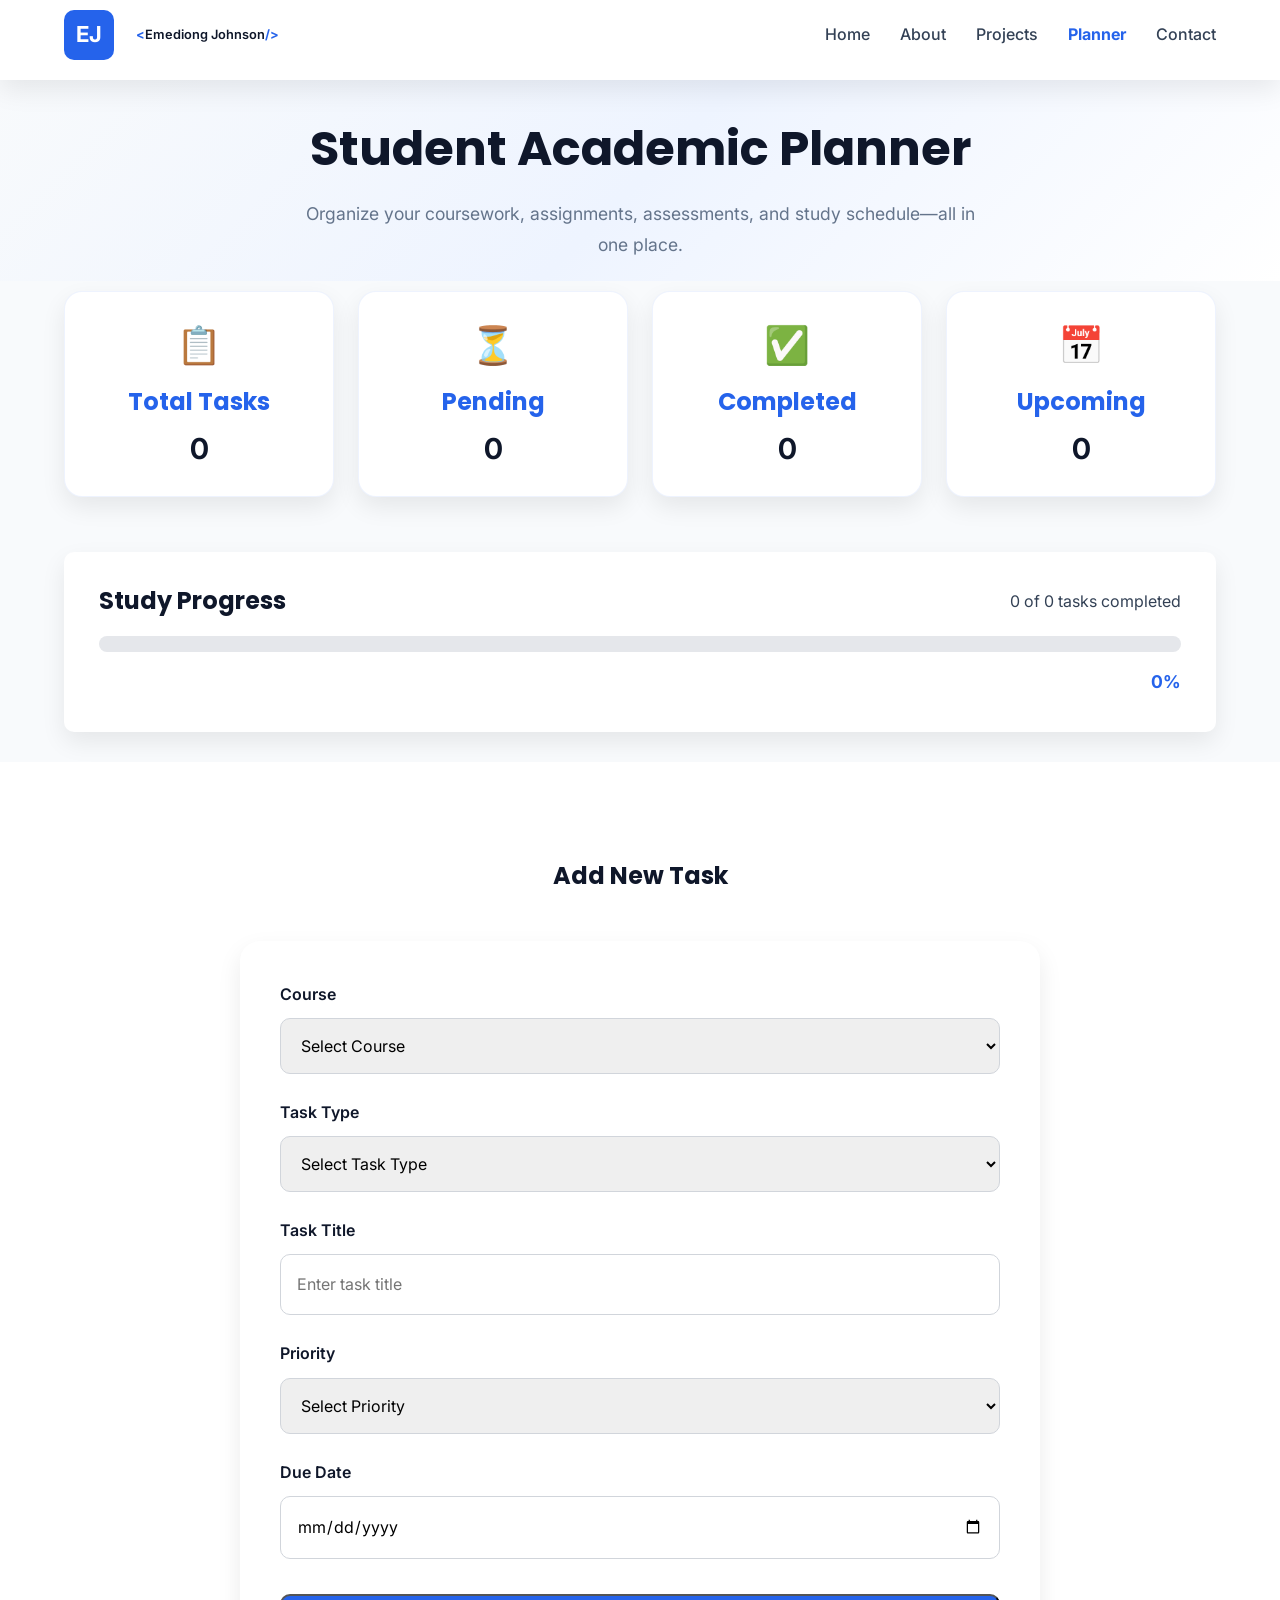
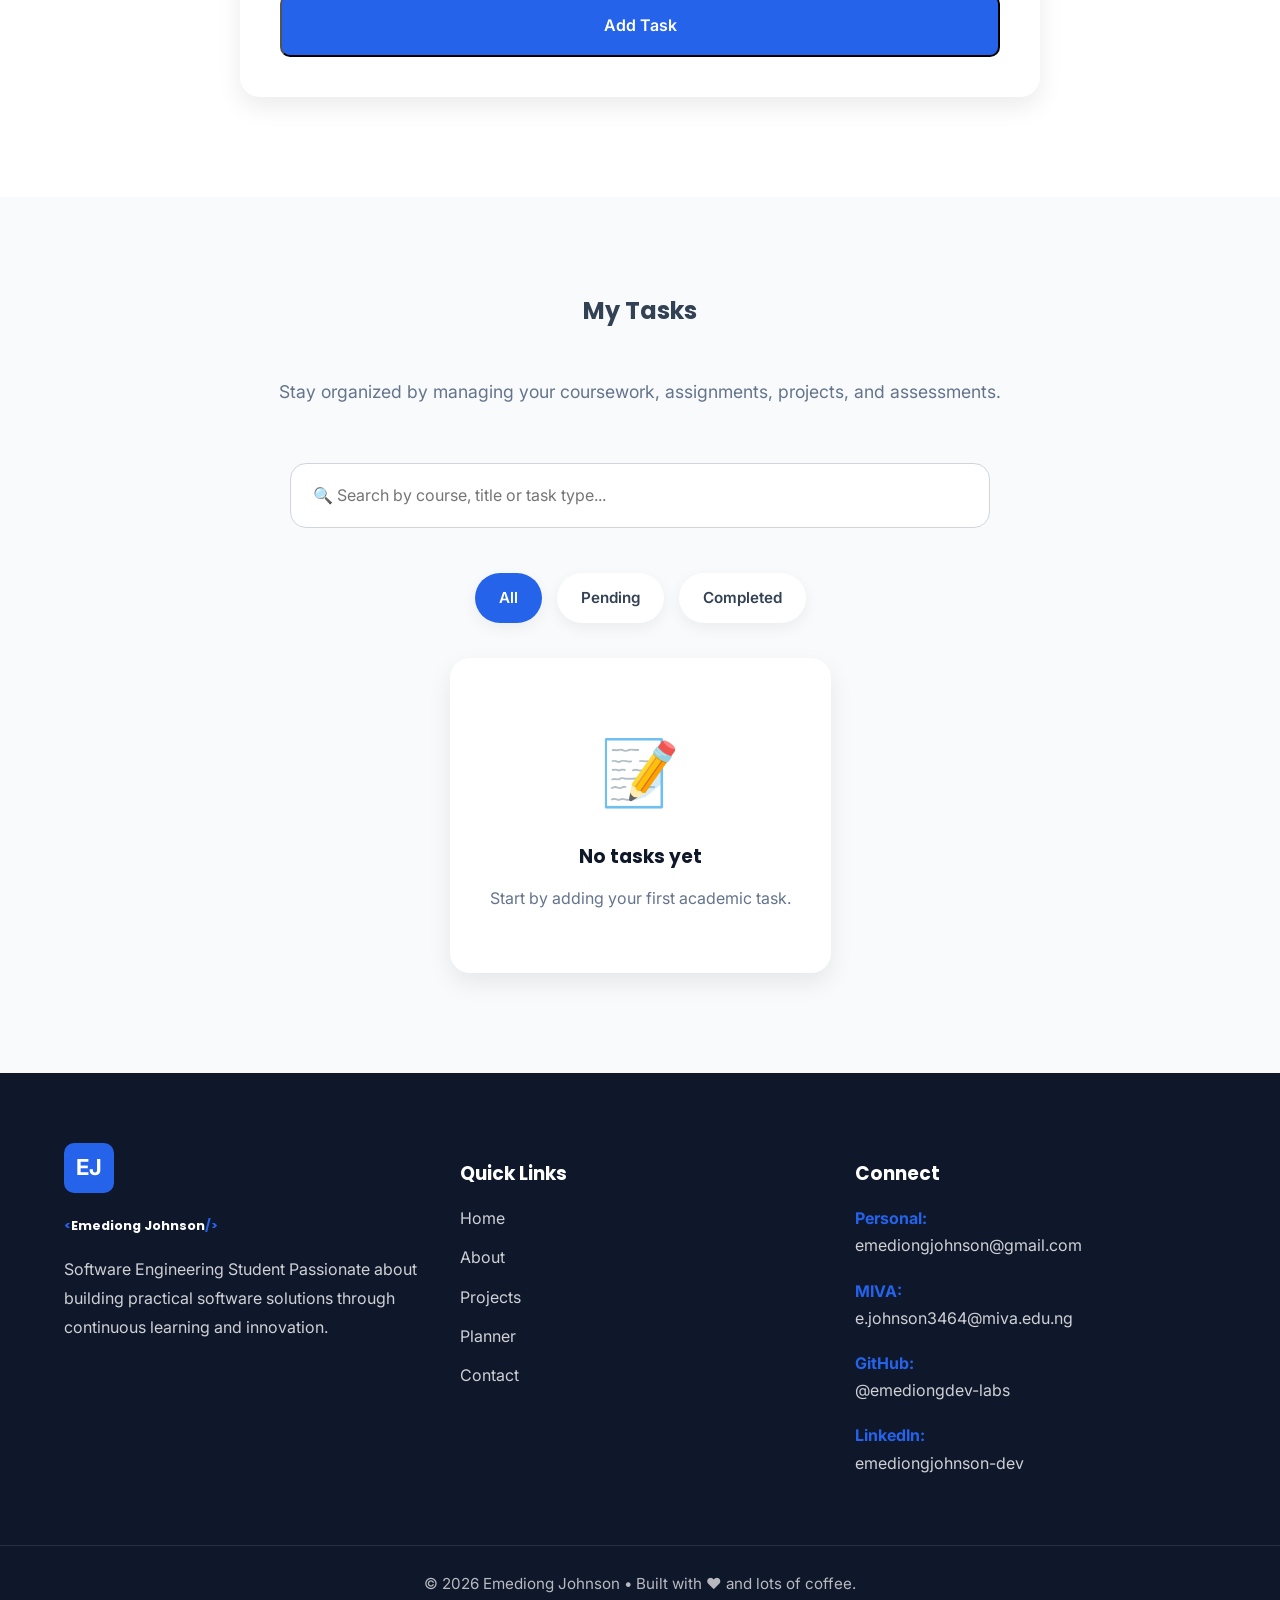
<file: planner.html>
<!DOCTYPE html>
<html>

<head>
  <meta charset="UTF-8">
  <meta name="viewport" content="width=device-width, initial-scale=1">
  <title>Emediong Johnson | Portfolio</title>
  
  <link rel="preconnect" href="https://fonts.googleapis.com">
  <link rel="preconnect" href="https://fonts.gstatic.com" crossorigin>
  <link href="https://fonts.googleapis.com/css2?family=Inter:wght@400;500;600&family=Poppins:wght@500;600;700;800&display=swap" rel="stylesheet">
  
  <link rel="stylesheet" href="css/style.css">
</head>

<body>
  <header>
          <nav class="navbar">
        <a href="index.html" class="logo">
          <div class="logo-box">EJ</div>
          
          <span class="logo-text">
            <span class="logo-symbol">&lt;</span>Emediong Johnson<span class="logo-symbol">/&gt;</span>
          </span>
        </a>
        
        <button class="menu-toggle" id="menu-toggle" aria-label="Toggle Navigation">
        
          <span></span>
          <span></span>
          <span></span>
          
        </button>
        
        <ul class="nav-links" id="nav-links">
          
          <li><a href="index.html">Home</a></li>
          
          <li><a href="about.html">About</a></li>
          
          <li><a href="projects.html">Projects</a></li>
          
          <li><a href="planner.html" class="active">Planner</a></li>
          
          <li><a href="contact.html">Contact</a></li>
          
        </ul>
        
      </nav>
  </header>
  
  
  <main>
  
  <!-- ==========================
         PLANNER HERO
    ========================== -->
  
  <section id="planner-hero" class="first-section">
    
    <div class="container">
      
      <h1>Student Academic Planner</h1>
      
      <p>
        Organize your coursework, assignments, assessments, and study schedule—all in one place.
      </p>
      
    </div>
    
  </section>
  
  <!-- ==========================
         DASHBOARD
    ========================== -->
  
  <section id="planner-dashboard">
  
  <div class="container">
    
    <div class="dashboard-grid">
      
      <div class="dashboard-card">
        
        <div class="dashboard-icon">📋</div>
        
        <h3>Total Tasks</h3>
        
        <p id="totalTasks">0</p>
        
      </div>
      
      <div class="dashboard-card">
        
        <div class="dashboard-icon">⏳</div>
        
        <h3>Pending</h3>
        
        <p id="pendingTasks">0</p>
        
      </div>
      
      <div class="dashboard-card">
        
        <div class="dashboard-icon">✅</div>
        
        <h3>Completed</h3>
        
        <p id="completedTasks">0</p>
        
      </div>
      
      <div class="dashboard-card">
        
        <div class="dashboard-icon">📅</div>
        
        <h3>Upcoming</h3>
        
        <p id="upcomingTasks">0</p>
        
      </div>
      
    </div>
    
  </div>
  
</section>  

<!-- ==========================
     PROGRESS TRACKER
========================== -->

<section id="progress-section">
  
  <div class="container">
    
    <div class="progress-card">
      
      <div class="progress-header">
        
        <h2>Study Progress</h2>
        
        <span id="progressText">0 of 0 tasks completed</span>
        
      </div>
      
      <div class="progress-bar">
        
        <div id="progressFill"></div>
        
      </div>
      
      <p id="progressPercentage">0%</p>
      
    </div>
    
  </div>
  
</section>


<!-- ADD TASK-->
  
  <section id="add-task">
    
    <div class="container">
      
      <h2>Add New Task</h2>
      
      <form id="taskForm">
        
        <div class="form-group">

        <label for="course">Course</label>

        <select id="course" required>

            <option value="">Select Course</option>

            <option>GST 122 - Communication in English Language II</option>

            <option>MTH 102 - Elementary Mathematics (Calculus) II</option>

            <option>PHY 102 - General Physics II</option>

            <option>PHY 108 - General Physics Practical II</option>

            <option>COS 102 - Introduction to Problem-Solving</option>

            <option>MIVA-CSC 106 - Introduction to Web Technologies</option>

            <option>GST 112 - Nigerian Peoples and Culture</option>

            <option>MIVA-COS 111 - Technical Certification in Computing I</option>

        </select>

    </div>

    <div class="form-group">

        <label for="taskType">Task Type</label>

        <select id="taskType" required>

            <option value="">Select Task Type</option>

            <option>Assignment</option>

            <option>Lab Assessment</option>

            <option>Project</option>

            <option>Quiz</option>

            <option>Practical</option>

            <option>Mid-Semester Assessment (MSA)</option>

            <option>End-Semester Assessment (ESA)</option>

            <option>Personal Study</option>

        </select>

    </div>

    <div class="form-group">

        <label for="taskTitle">Task Title</label>

        <input
            type="text"
            id="taskTitle"
            placeholder="Enter task title"
            required>

    </div>

    <div class="form-group">

        <label for="priority">Priority</label>

        <select id="priority" required>

            <option value="">Select Priority</option>

            <option>High</option>

            <option>Medium</option>

            <option>Low</option>

        </select>

    </div>

    <div class="form-group">

        <label for="dueDate">Due Date</label>

        <input
            type="date"
            id="dueDate"
            required>

    </div>

    <button
        type="submit"
        class="btn btn-primary">

        Add Task

    </button>
        
      </form>
      
    </div>
    
  </section>
  
  
  
  
  <!-- MY TASKS -->

<section id="task-list">

    <div class="container">

        <h2>My Tasks</h2>

        <p class="section-subtitle">
            Stay organized by managing your coursework, assignments, projects, and assessments.
        </p>

        <div class="search-box">

            <input
                type="text"
                id="searchInput"
                placeholder="🔍 Search by course, title or task type...">

        </div>
        
        <div class="task-filters">
  
          <button class="filter-btn active" data-filter="all">
            All
          </button>
  
          <button class="filter-btn" data-filter="pending">
          Pending
          </button>
  
          <button class="filter-btn" data-filter="completed">
          Completed
          </button>
  
        </div>

        <div id="tasksContainer">

        </div>

    </div>

</section>
</main>
  
<footer>
  
  <div class="container footer-grid">
        
        <!-- Brand -->
        
        <div class="footer-brand">
    
    <div class="logo-box">EJ</div>
    
    <h3>
        <span class="logo-text">
            <span class="logo-symbol">&lt;</span>Emediong Johnson<span class="logo-symbol">/&gt;</span>
        </span>
    </h3>
    
    <p>
        Software Engineering Student Passionate about building practical software solutions through continuous learning and innovation.
    </p>
    
</div>        
        <!-- Quick Links -->
        
        <div class="footer-links">
            
            <h3>Quick Links</h3>
            
            <ul>
                
                <li><a href="index.html">Home</a></li>
                
                <li><a href="about.html">About</a></li>
                
                <li><a href="projects.html">Projects</a></li>
                
                <li><a href="planner.html">Planner</a></li>
                
                <li><a href="contact.html">Contact</a></li>
                
            </ul>
            
        </div>
        
        <!-- Contact -->
        
        <div class="footer-contact">
            
            <h3>Connect</h3>
            
            <p>
                <strong>Personal:</strong><br>
                <a href="mailto:emediongjohnson@gmail.com">
                    emediongjohnson@gmail.com
                </a>
            </p>
            
            <p>
                <strong>MIVA:</strong><br>
                <a href="mailto:e.johnson3464@miva.edu.ng">
                    e.johnson3464@miva.edu.ng
                </a>
            </p>
            
            <p>
                <strong>GitHub:</strong><br>
                <a href="https://github.com/emediongdev-labs" target="_blank">
                    @emediongdev-labs
                </a>
            </p>
            
            <p>
                <strong>LinkedIn:</strong><br>
                <a href="https://www.linkedin.com/in/emediongjohnson-dev" target="_blank">
                    emediongjohnson-dev
                </a>
            </p>
            
        </div>
        
    </div>
    
    <div class="footer-bottom">
        <p>
             © 2026 Emediong Johnson • Built with ❤️ and lots of coffee.
        </p>
    </div>
    
</footer>
  
  <!-- ==========================
     ACHIEVEMENT TOAST
========================== -->

<div id="achievementToast">
  
  <div class="toast-icon">
    🎉
  </div>
  
  <div class="toast-content">
    
    <h3>Achievement Unlocked!</h3>
    <br>
    <p>
       Well Done!
    </p>
    
    <p>
      You've completed every task in your Academic Planner.
    </p>
    <br>
    <p>
      Keep up the excellent work!
    </p>
    
  </div>
  
</div>

<script src="js/navigation.js"></script>
<script src="js/planner.js"></script>
</body>

</html>
</file>
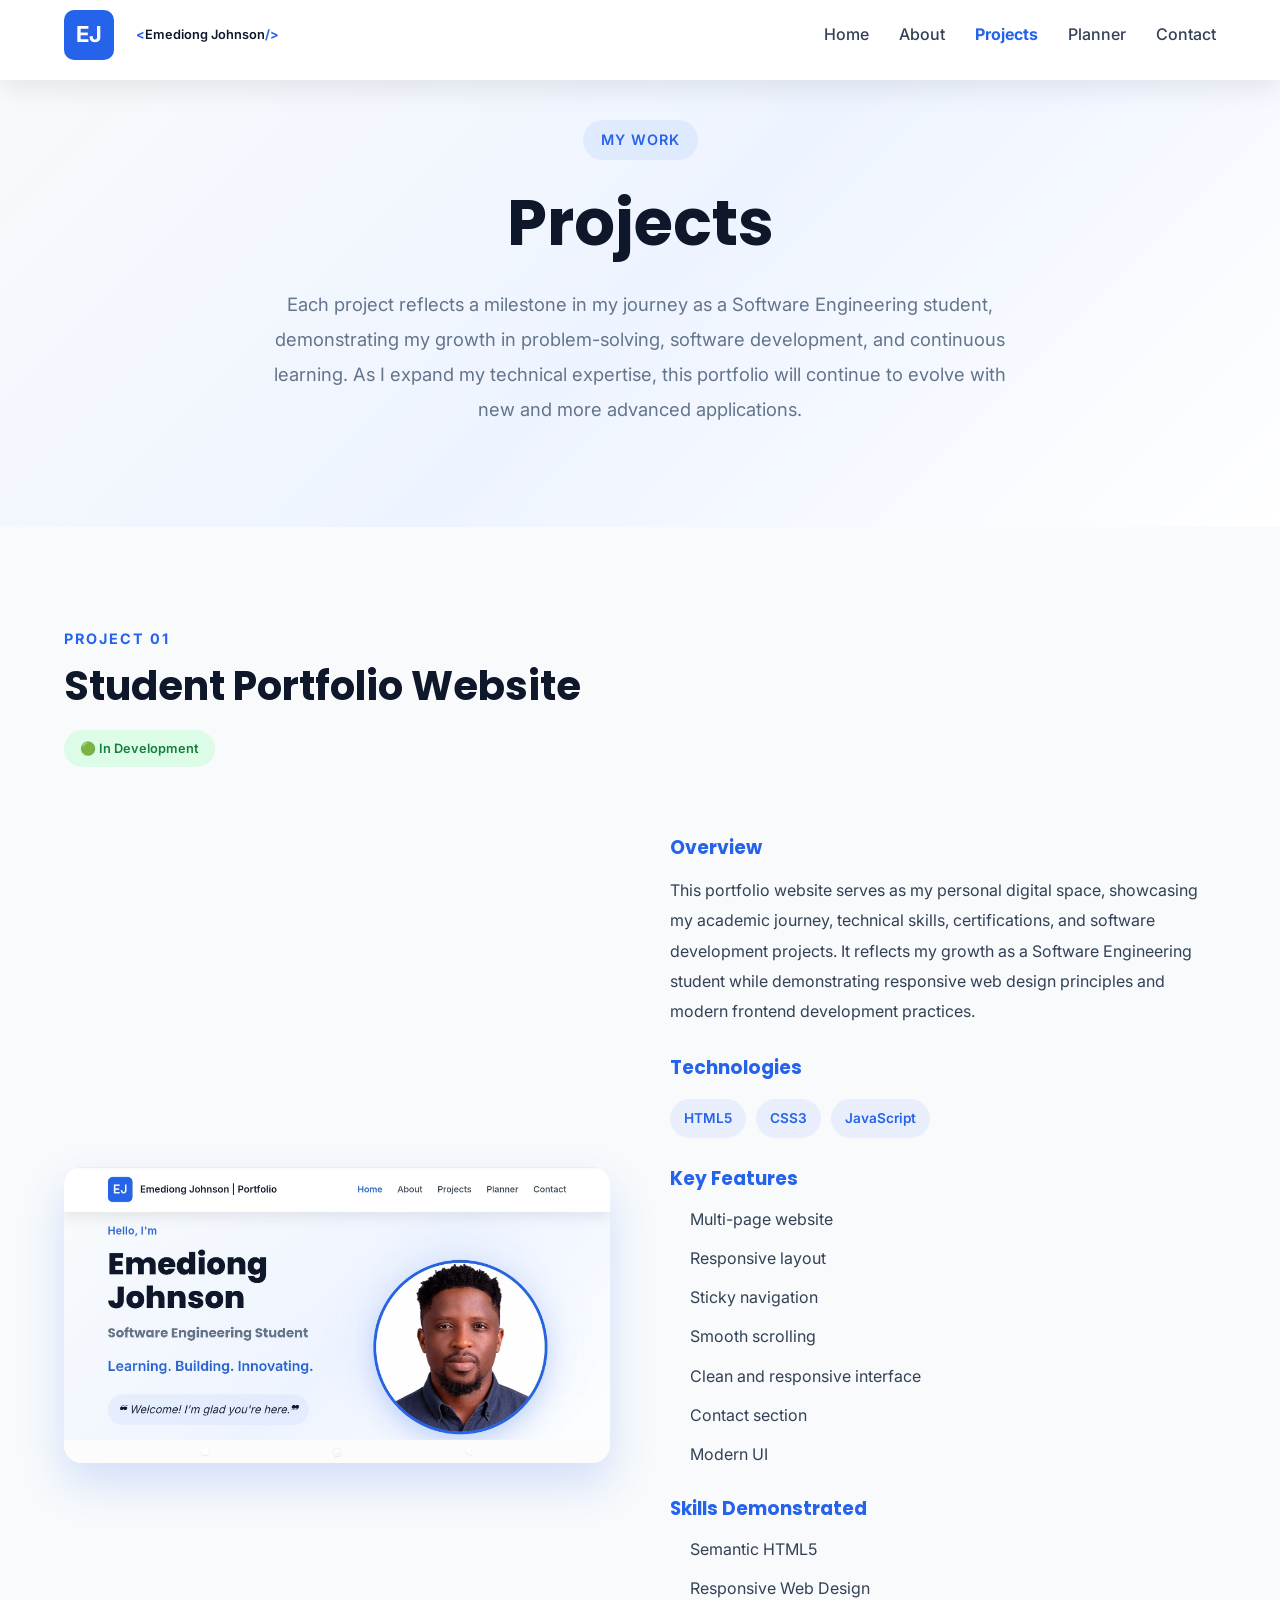
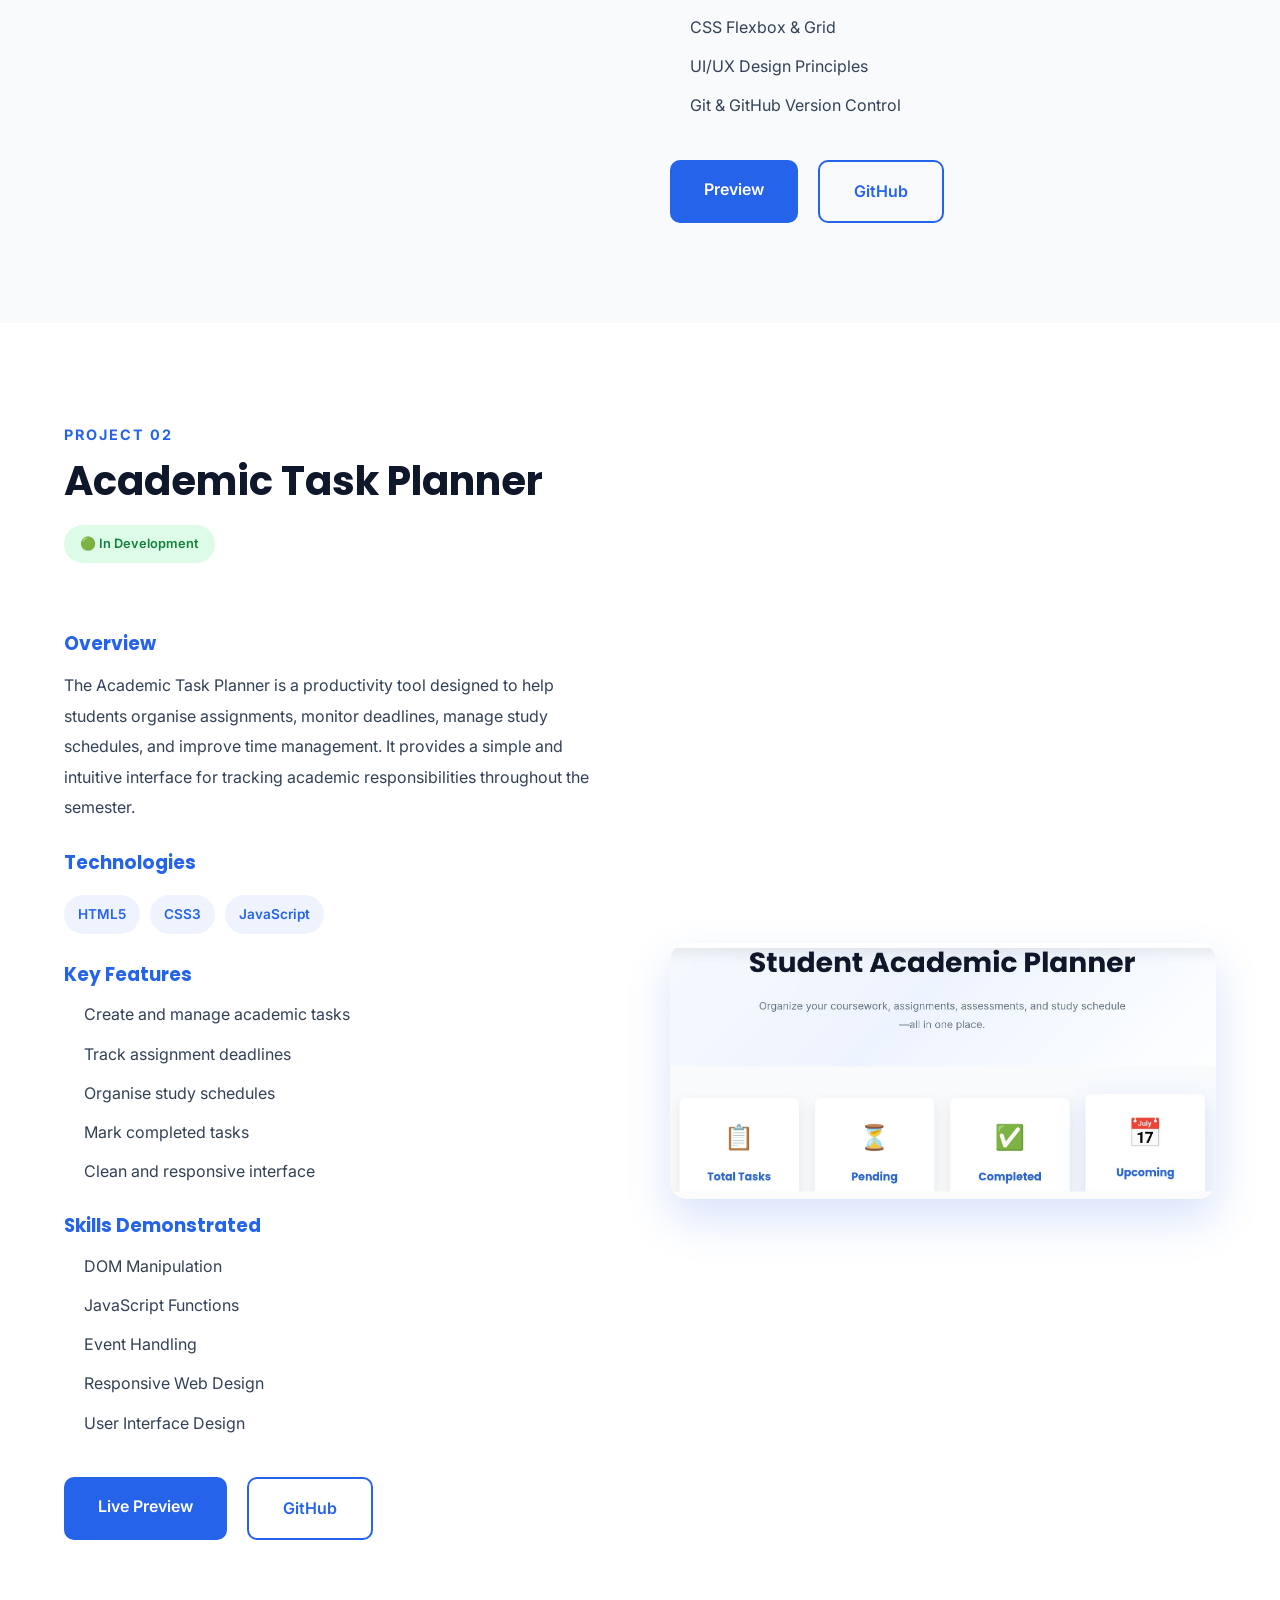
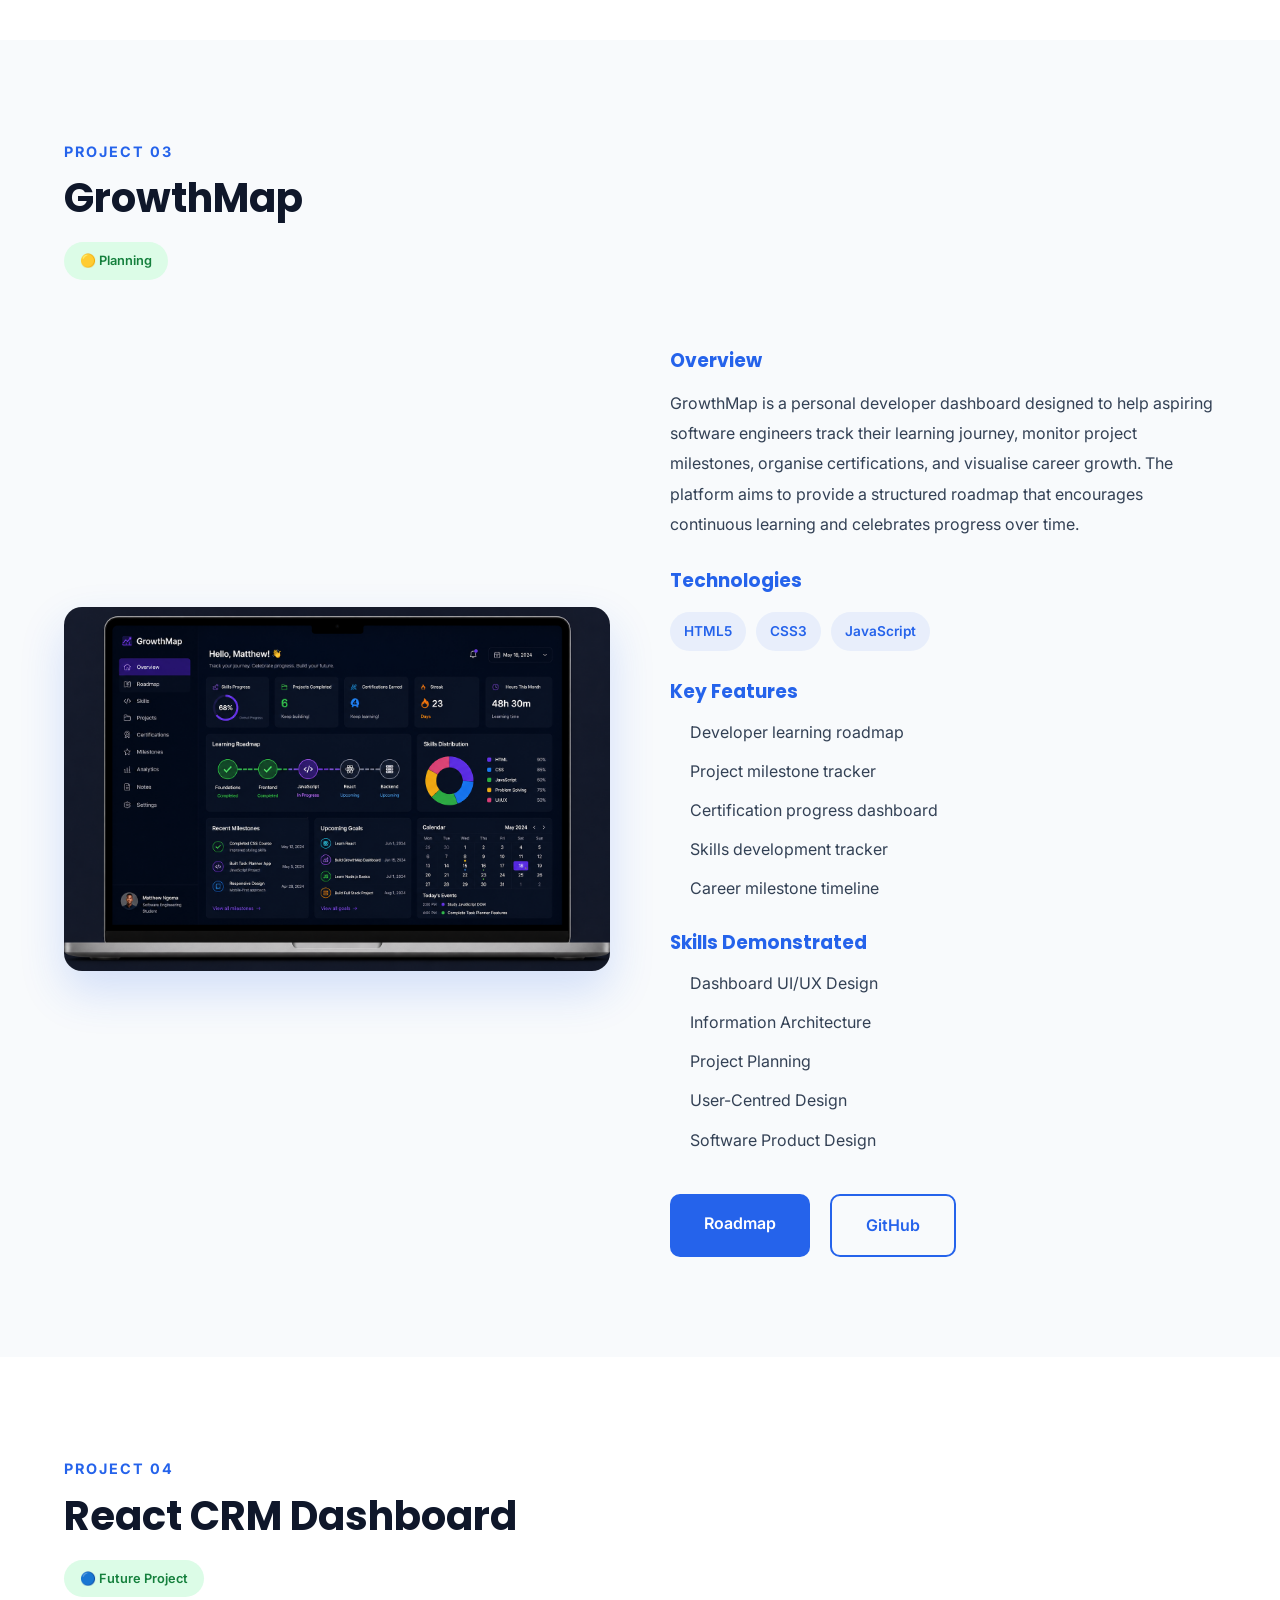
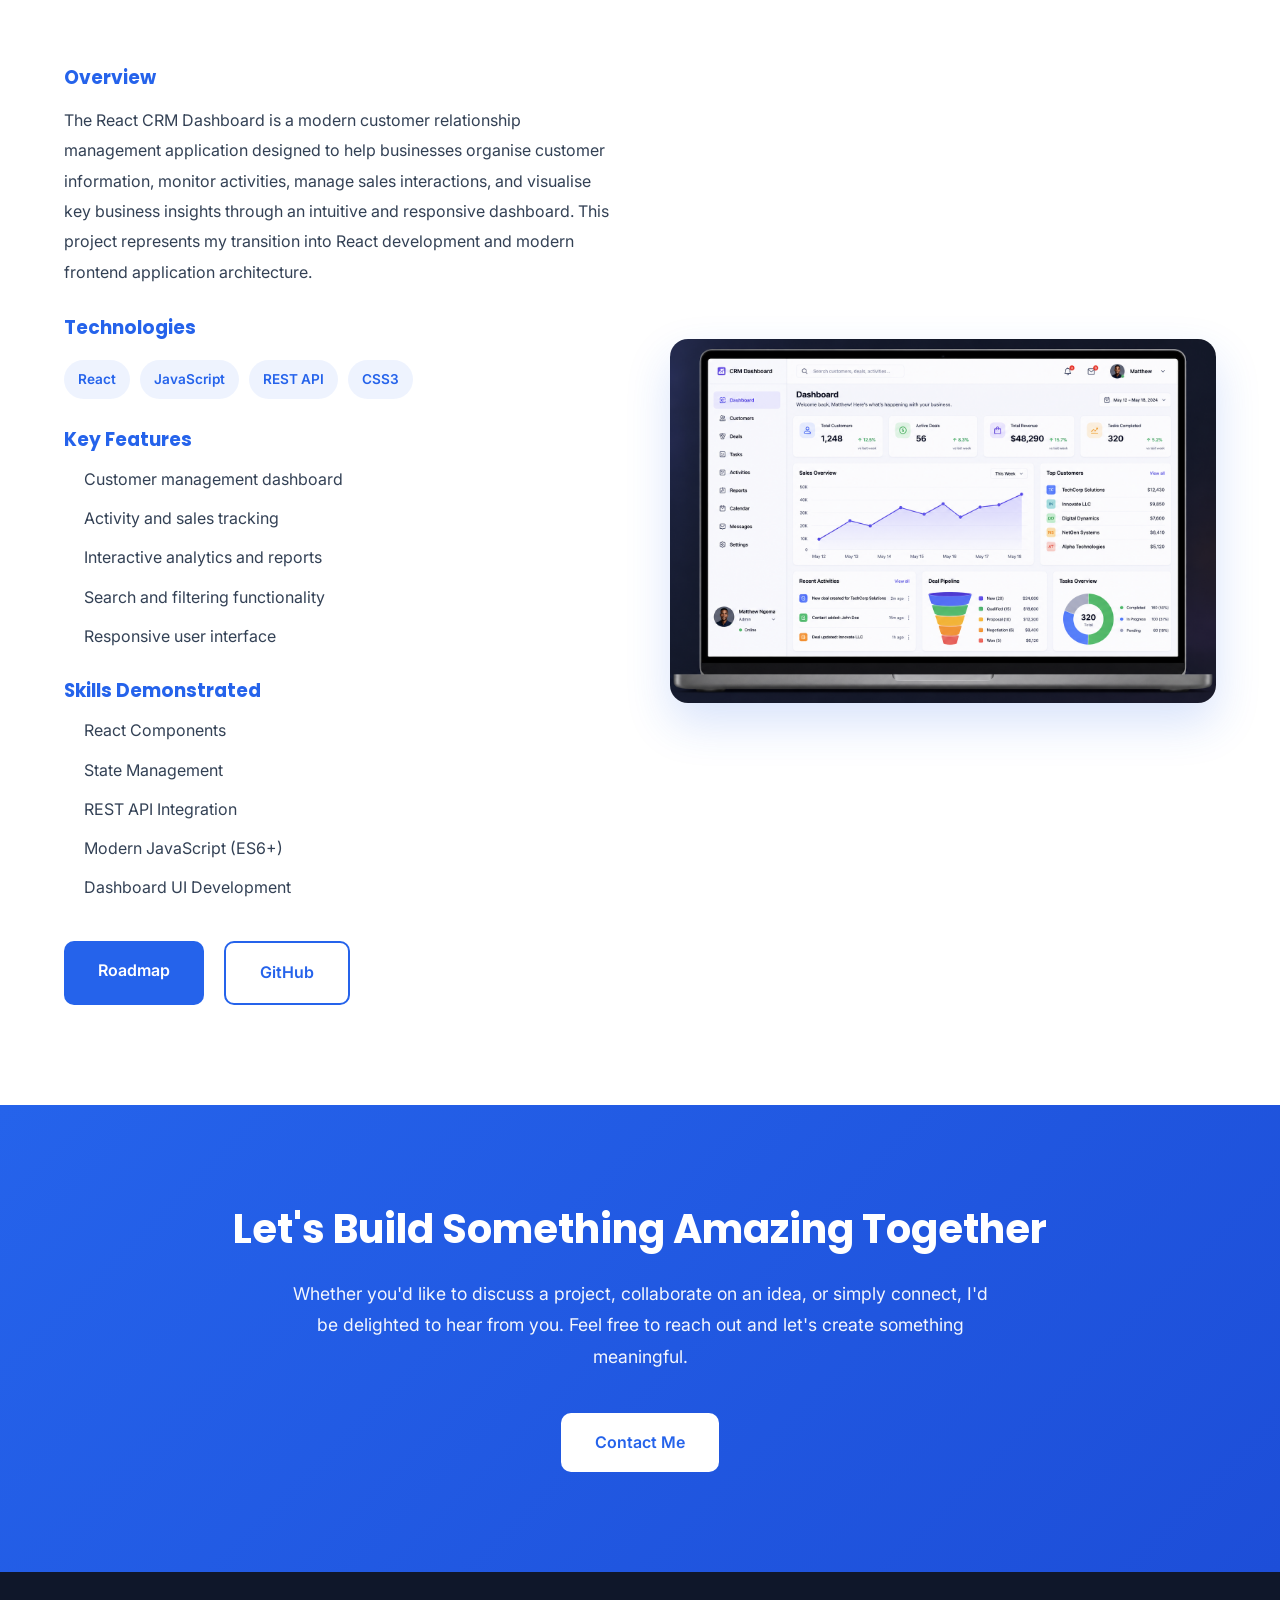
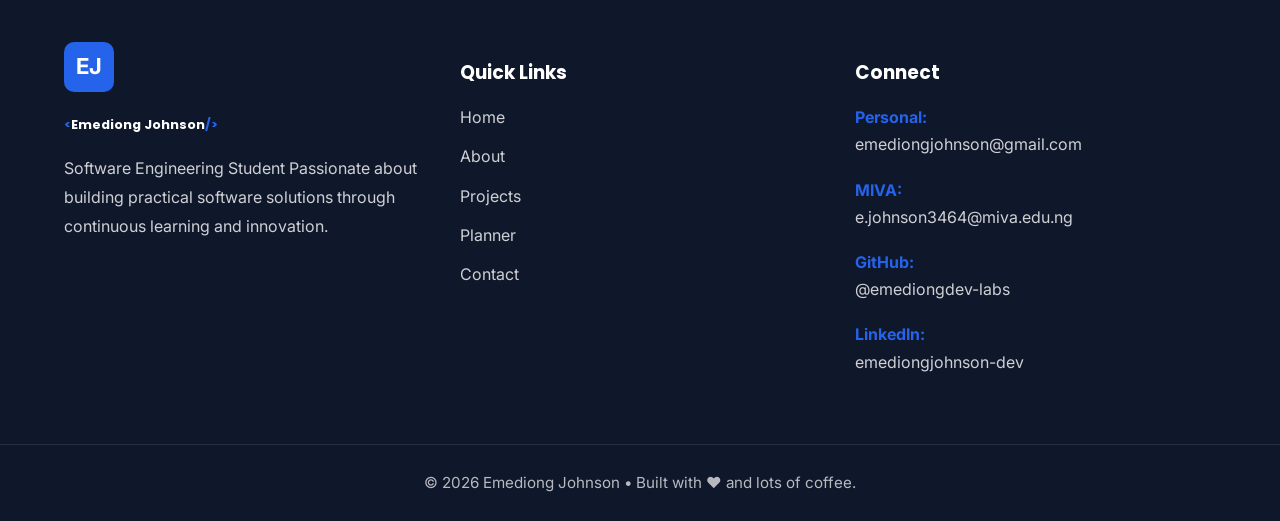
<file: projects.html>
<!DOCTYPE html>
<html>

<head>
  <meta charset="UTF-8">
  <meta name="viewport" content="width=device-width, initial-scale=1">
  <title>Emediong Johnson | Portfolio</title>
  
  <link rel="preconnect" href="https://fonts.googleapis.com">
  <link rel="preconnect" href="https://fonts.gstatic.com" crossorigin>
  <link href="https://fonts.googleapis.com/css2?family=Inter:wght@400;500;600&family=Poppins:wght@500;600;700;800&display=swap" rel="stylesheet">
  
  <link rel="stylesheet" href="css/style.css">
 </head>

<body>
  <header>
     <nav class="navbar">
        <a href="index.html" class="logo">
            <div class="logo-box">EJ</div>
    
            <span class="logo-text">
            <span class="logo-symbol">&lt;</span>Emediong Johnson<span class="logo-symbol">/&gt;</span>
            </span>
        </a>
    
    <button class="menu-toggle" id="menu-toggle" aria-label="Toggle Navigation">
    
        <span></span>
        <span></span>
        <span></span>
        
    </button>
    
    <ul class="nav-links" id="nav-links">
        
        <li><a href="index.html">Home</a></li>
        
        <li><a href="about.html">About</a></li>
        
        <li><a href="projects.html" class="active">Projects</a></li>
        
        <li><a href="planner.html">Planner</a></li>
        
        <li><a href="contact.html">Contact</a></li>
        
    </ul>
    
</nav>

  </header>
  
  <main>
    <!-- PROJECTS HERO -->

<section id="projects-hero" class="first-section">
  
  <div class="container">
    
    <p class="page-tag">
      MY WORK
    </p>
    
    <h1>
      Projects
    </h1>
    
    <p class="hero-description">
      Each project reflects a milestone in my journey as a Software Engineering student, demonstrating my growth in problem-solving, software development, and continuous learning. As I expand my technical expertise, this portfolio will continue to evolve with new and more advanced applications.
    </p>
    
  </div>
  
</section>

<!-- PROJECT 01 -->

<section class="project-showcase">

    <div class="container">

        <p class="project-number">
            PROJECT 01
        </p>

        <h2 class="project-title">
            Student Portfolio Website
        </h2>

        <div class="project-status">

            <span class="status-development">
                🟢 In Development
            </span>

        </div>

        <div class="project-layout">

            <div class="project-image">

                <img src="images/student-portfolio.jpg"
                    alt="Student Portfolio Website">

            </div>

            <div class="project-details">

                <h3>Overview</h3>

                <p>
                    This portfolio website serves as my personal digital space, showcasing my academic journey, technical skills, certifications, and software development projects. It reflects my growth as a Software Engineering student while demonstrating responsive web design principles and modern frontend development practices.
                </p>

                <h3>Technologies</h3>

                <div class="tech-stack">

                    <span>HTML5</span>

                    <span>CSS3</span>

                    <span>JavaScript</span>

                </div>
                
                <h3>Key Features</h3>
                <ul class="project-skills">
                    
                    <li>Multi-page website</li>
    
                    <li>Responsive layout</li>
    
                    <li>Sticky navigation</li>
    
                    <li>Smooth scrolling</li>
    
                    <li>Clean and responsive interface</li>
                    
                    <li>Contact section</li>
                    
                    <li>Modern UI</li>
    
                </ul>


                <h3>Skills Demonstrated</h3>

                <ul class="project-skills">

                    <li>Semantic HTML5</li>

                    <li>Responsive Web Design</li>

                    <li>CSS Flexbox & Grid</li>

                    <li>UI/UX Design Principles</li>

                    <li>Git & GitHub Version Control</li>

                </ul>

                <div class="project-buttons">

                    <a href="index.html" class="btn btn-primary">
                        Preview
                    </a>

                    <a href="https://github.com/emediongdev-labs/my-portfolio-website" class="btn btn-outline">
                        GitHub
                    </a>

                </div>

            </div>

        </div>

    </div>

</section>

<!-- PROJECT 02 -->

<section class="project-showcase">

    <div class="container">

        <p class="project-number">
            PROJECT 02
        </p>

        <h2 class="project-title">
            Academic Task Planner
        </h2>

        <div class="project-status">

            <span class="status-development">
                🟢 In Development
            </span>

        </div>

        <div class="project-layout reverse">

            <div class="project-details">

                <h3>Overview</h3>

                <p>
                    The Academic Task Planner is a productivity tool designed to help students organise assignments, monitor deadlines, manage study schedules, and improve time management. It provides a simple and intuitive interface for tracking academic responsibilities throughout the semester.
                </p>

                <h3>Technologies</h3>

                <div class="tech-stack">

                    <span>HTML5</span>

                    <span>CSS3</span>

                    <span>JavaScript</span>

                </div>

                <h3>Key Features</h3>

                <ul class="project-skills">

                    <li>Create and manage academic tasks</li>

                    <li>Track assignment deadlines</li>

                    <li>Organise study schedules</li>

                    <li>Mark completed tasks</li>

                    <li>Clean and responsive interface</li>

                </ul>

                <h3>Skills Demonstrated</h3>

                <ul class="project-skills">

                    <li>DOM Manipulation</li>

                    <li>JavaScript Functions</li>

                    <li>Event Handling</li>

                    <li>Responsive Web Design</li>

                    <li>User Interface Design</li>

                </ul>

                <div class="project-buttons">

                    <a href="planner.html" class="btn btn-primary">
                        Live Preview
                    </a>

                    <a href="https://github.com/emediongdev-labs/my-portfolio-website" class="btn btn-outline">
                        GitHub
                    </a>

                </div>

            </div>

            <div class="project-image">

                <img src="images/task-planner.jpg"
                     alt="Academic Task Planner">

            </div>

        </div>

    </div>

</section>

<!-- PROJECT 03 -->

<section class="project-showcase">

    <div class="container">

        <p class="project-number">
            PROJECT 03
        </p>

        <h2 class="project-title">
            GrowthMap
        </h2>

        <div class="project-status">

            <span class="status-planning">
                🟡 Planning
            </span>

        </div>

        <div class="project-layout">

            <div class="project-image">

                <img src="images/growthmap.png"
                     alt="GrowthMap Dashboard">

            </div>

            <div class="project-details">

                <h3>Overview</h3>

                <p>
                    GrowthMap is a personal developer dashboard designed to help aspiring software engineers track their learning journey, monitor project milestones, organise certifications, and visualise career growth. The platform aims to provide a structured roadmap that encourages continuous learning and celebrates progress over time.
                </p>

                <h3>Technologies</h3>

                <div class="tech-stack">

                    <span>HTML5</span>

                    <span>CSS3</span>

                    <span>JavaScript</span>

                </div>

                <h3>Key Features</h3>

                <ul class="project-skills">

                    <li>Developer learning roadmap</li>

                    <li>Project milestone tracker</li>

                    <li>Certification progress dashboard</li>

                    <li>Skills development tracker</li>

                    <li>Career milestone timeline</li>

                </ul>

                <h3>Skills Demonstrated</h3>

                <ul class="project-skills">

                    <li>Dashboard UI/UX Design</li>

                    <li>Information Architecture</li>

                    <li>Project Planning</li>

                    <li>User-Centred Design</li>

                    <li>Software Product Design</li>

                </ul>

                <div class="project-buttons">

                    <a href="#" class="btn btn-primary">
                        Roadmap
                    </a>

                    <a href="#" class="btn btn-outline">
                        GitHub
                    </a>

                </div>

            </div>

        </div>

    </div>

</section>

<!-- PROJECT 04 -->

<section class="project-showcase">

    <div class="container">

        <p class="project-number">
            PROJECT 04
        </p>

        <h2 class="project-title">
            React CRM Dashboard
        </h2>

        <div class="project-status">

            <span class="status-future">
                🔵 Future Project
            </span>

        </div>

        <div class="project-layout reverse">

            <div class="project-details">

                <h3>Overview</h3>

                <p>
                    The React CRM Dashboard is a modern customer relationship management application designed to help businesses organise customer information, monitor activities, manage sales interactions, and visualise key business insights through an intuitive and responsive dashboard. This project represents my transition into React development and modern frontend application architecture.
                </p>

                <h3>Technologies</h3>

                <div class="tech-stack">

                    <span>React</span>

                    <span>JavaScript</span>

                    <span>REST API</span>

                    <span>CSS3</span>

                </div>

                <h3>Key Features</h3>

                <ul class="project-skills">

                    <li>Customer management dashboard</li>

                    <li>Activity and sales tracking</li>

                    <li>Interactive analytics and reports</li>

                    <li>Search and filtering functionality</li>

                    <li>Responsive user interface</li>

                </ul>

                <h3>Skills Demonstrated</h3>

                <ul class="project-skills">

                    <li>React Components</li>

                    <li>State Management</li>

                    <li>REST API Integration</li>

                    <li>Modern JavaScript (ES6+)</li>

                    <li>Dashboard UI Development</li>

                </ul>

                <div class="project-buttons">

                    <a href="#" class="btn btn-primary">
                        Roadmap
                    </a>

                    <a href="#" class="btn btn-outline">
                        GitHub
                    </a>

                </div>

            </div>

            <div class="project-image">

                <img src="images/react-crm-dashboard.png"
                     alt="React CRM Dashboard">

            </div> 

        </div>

    </div>

</section>
    
    
    
    <!-- CONTACT CTA -->

<section id="contact-cta">
    
    <div class="container">
        
        <h2>
            Let's Build Something Amazing Together
        </h2>
        
        <p>
            Whether you'd like to discuss a project, collaborate on an idea, or simply connect, I'd be delighted to hear from you. Feel free to reach out and let's create something meaningful.
        </p>
        
        <a href="contact.html" class="btn btn-primary">
            Contact Me
        </a>
        
    </div>
    
</section>

  </main>
  
  <footer>
       <div class="container footer-grid">
        
        <!-- Brand -->
        
        <div class="footer-brand">
    
    <div class="logo-box">EJ</div>
    
    <h3>
        <span class="logo-text">
            <span class="logo-symbol">&lt;</span>Emediong Johnson<span class="logo-symbol">/&gt;</span>
        </span>
    </h3>
    
    <p>
        Software Engineering Student Passionate about building practical software solutions through continuous learning and innovation.
    </p>
    
</div>        
        <!-- Quick Links -->
        
        <div class="footer-links">
            
            <h3>Quick Links</h3>
            
            <ul>
                
                <li><a href="index.html">Home</a></li>
                
                <li><a href="about.html">About</a></li>
                
                <li><a href="projects.html">Projects</a></li>
                
                <li><a href="planner.html">Planner</a></li>
                
                <li><a href="contact.html">Contact</a></li>
                
            </ul>
            
        </div>
        
        <!-- Contact -->
        
        <div class="footer-contact">
            
            <h3>Connect</h3>
            
            <p>
                <strong>Personal:</strong><br>
                <a href="mailto:emediongjohnson@gmail.com">
                    emediongjohnson@gmail.com
                </a>
            </p>
            
            <p>
                <strong>MIVA:</strong><br>
                <a href="mailto:e.johnson3464@miva.edu.ng">
                    e.johnson3464@miva.edu.ng
                </a>
            </p>
            
            <p>
                <strong>GitHub:</strong><br>
                <a href="https://github.com/emediongdev-labs" target="_blank">
                    @emediongdev-labs
                </a>
            </p>
            
            <p>
                <strong>LinkedIn:</strong><br>
                <a href="https://www.linkedin.com/in/emediongjohnson-dev" target="_blank">
                    emediongjohnson-dev
                </a>
            </p>
            
        </div>
        
    </div>
    
    <div class="footer-bottom">
        <p>
             © 2026 Emediong Johnson • Built with ❤️ and lots of coffee.
        </p>
    </div>

  </footer>
  
  <script src="js/navigation.js"></script>
</body>

</html>
</file>
<file: css/style.css>
/* Theme Variables */

:root {
    
    /* Brand Colours */
    --primary-color: #0F172A;
    --secondary-color: #2563EB;
    --accent-color: #38BDF8;
    
    /* Neutral Colours */
    --background-color: #F8FAFC;
    --surface-color: #FFFFFF;
    --text-color: #334155;
    --light-text: #64748B;
    
    /* Status Colours */
    --success-color: #22C55E;
    
    /* Typography */
    --heading-font: "Poppins", sans-serif;
    --body-font: "Inter", sans-serif;
    
    /* Shadows */
    --shadow-sm: 0 5px 15px rgba(0, 0, 0, .06);
    --shadow-md: 0 10px 25px rgba(0, 0, 0, .08);
    --shadow-lg: 0 20px 45px rgba(37, 99, 235, .18);
    
    /* Border Radius */
    --border-radius: 10px;
    
    /* Layout */
    --section-padding: 100px;
    
    /* Animation */
    --transition: .3s ease;
    
}

/* Responsive Layout Variables */

@media (max-width: 1024px) {
    
    :root {
        
        --section-padding: 80px;
        
    }
    
}

@media (max-width: 768px) {
    
    :root {
        
        --section-padding: 60px;
        
    }
    
}

/* CSS Reset */

* {
    
    margin: 0;
    padding: 0;
    box-sizing: border-box;
    
}

html {
    
    scroll-behavior: smooth;
    
}

body {
    
    min-height: 100vh;
    
    text-rendering: optimizeLegibility;
    
    -webkit-font-smoothing: antialiased;
    
}

img,
picture {
    
    display: block;
    
    max-width: 100%;
    
}

input,
button,
textarea,
select {
    
    font: inherit;
    
}

a {
    
    text-decoration: none;
    
    color: inherit;
    
}

ul,
ol {
    
    list-style: none;
    
}


/* Base Styles */

body {
    
    font-family: var(--body-font);
    
    background: var(--background-color);
    
    color: var(--text-color);
    
    line-height: 1.7;
    
}

h1,
h2,
h3,
h4,
h5,
h6 {
    
    font-family: var(--heading-font);
    
    line-height: 1.2;
    
}

section {
    
    padding: var(--section-padding) 0;
    
}

/* First section on every page */
.first-section {
    
    padding-top: 40px;
    padding-bottom: var(--section-padding);
    
}

/* Shared Components */

/* Container */

.container {
    
    width: min(1200px, 90%);
    margin: 0 auto;
    
}


/* Section Heading */

.section-title {
    
    margin-bottom: 18px;
    
    color: var(--secondary-color);
    
    font-size: 2.7rem;
    
    text-align: center;
    
}

.section-subtitle {
    
    max-width: 760px;
    
    margin: 0 auto 55px;
    
    color: var(--light-text);
    
    font-size: 1.1rem;
    
    line-height: 1.8;
    
    text-align: center;
    
}

.section-title.left,
.section-subtitle.left {
    
    text-align: left;
    
}

/* Buttons */

.btn {
    
    display: inline-block;
    
    padding: 16px 34px;
    
    border-radius: var(--border-radius);
    
    font-weight: 600;
    
    transition:
        transform .35s ease,
        box-shadow .35s ease,
        background .35s ease,
        color .35s ease;
    
}

.btn-primary {
    
    background: var(--secondary-color);
    
    color: #fff;
    
}

.btn-primary:hover {
    
    background: #1D4ED8;
    
    transform: translateY(-5px);
    
    box-shadow: var(--shadow-lg);
    
}

.btn-outline {
    
    border: 2px solid var(--secondary-color);
    
    color: var(--secondary-color);
    
}

.btn-outline:hover {
    
    background: var(--secondary-color);
    
    color: #fff;
    
}


/* Card Icons */

.card-icon {
    
    font-size: 2rem;
    
    margin-bottom: 15px;
    
}

/* Header & Navigation */

header {
    
    background: var(--surface-color);
    
    height: 80px;
    
    padding: 10px 5%;
    
    position: sticky;
    
    top: 0;
    
    z-index: 1000;
    
    box-shadow: var(--shadow-md);
    
}


/* Navigation Bar */

.navbar {
    
    width: 100%;
    
    display: flex;
    
    justify-content: space-between;
    
    align-items: center;
    
}


/* Logo */

.logo {
    display: flex;
    align-items: center;
    gap: 22px;
}

.logo {
    text-decoration: none;
    transition: transform .3s ease;
}

.logo:hover {
    transform: translateY(-2px);
}
.logo-box {
    width: 50px;
    height: 50px;
    
    display: flex;
    justify-content: center;
    align-items: center;
    
    background: var(--secondary-color);
    color: #fff;
    
    border-radius: var(--border-radius);
    
    font-size: 22px;
    font-weight: 700;
    
    transition:
        transform .35s ease,
        box-shadow .35s ease;
}

.logo-box:hover {
    transform: rotate(-8deg) scale(1.08);
    box-shadow: var(--shadow-lg);
}

.logo-text {
    font-size: 0.8rem;
    font-weight: 600;
    color: var(--primary-color);
}

.logo-symbol {
    color: var(--secondary-color);
    font-weight: 700;
}

/* Navigation Links */

.nav-links {
    
    display: flex;
    
    gap: 30px;
    
}

.nav-links a {
    
    color: var(--text-color);
    
    font-weight: 500;
    
    transition: color var(--transition);
    
    transition: .3s ease;

    display: block;
    
    padding: 10px 0;
    
}

.nav-links a:hover {
    
    color: var(--secondary-color);
    
    transform: translateY(-2px);
    
}

.nav-links a:hover,
.nav-links a.active {
    
    color: var(--secondary-color);
    
}

.nav-links a.active {
    
    font-weight: 700;
    
}


/* Mobile Menu Button */

.menu-toggle {
    
    display: none;
    
    width: 48px;
    
    height: 48px;
    
    padding: 0;
    
    border: none;
    
    background: transparent;
    
    cursor: pointer;
    
    justify-content: center;
    
    align-items: center;
    
    flex-direction: column;
    
    gap: 6px;
    
}

.menu-toggle span {
    
    width: 26px;
    
    height: 3px;
    
    background: var(--primary-color);
    
    border-radius: 100px;
    
    transition: .35s ease;
    
}


/* Mobile Navigation */

@media (max-width: 768px) {
    
    header {
        
        height: auto;
        
        padding: 18px 6%;
        
    }
    
    .navbar {
        
        flex-wrap: wrap;
        
        gap: 18px;
        
    }
    
    .menu-toggle {
        
        display: flex;
        
    }
    
    .nav-links {
        
        display: flex;
        
        flex-direction: column;
        
        align-items: center;
        
        width: 100%;
        
        gap: 20px;
        
        max-height: 0;
        
        overflow: hidden;
        
        opacity: 0;
        
        padding: 0;
        
        transition: all .35s ease;
        
    }
    
    .nav-links.show {
        
        max-height: 350px;
        
        opacity: 1;
        
        padding: 20px 0;
        
        margin-top: 15px;
        
        border-top: 1px solid #e5e7eb;
        
    }
    
}

/* HERO */

#hero {

    display: flex;
    justify-content: space-between;
    align-items: center;

    gap: 70px;

    padding: 20px 8% 40px;

    min-height:auto;

    background: linear-gradient(
        135deg,
        #F8FAFC 0%,
        #EEF4FF 50%,
        #FFFFFF 100%
    );

    overflow: hidden;

}


/* Hero Content */

.hero-content {

    flex: 1;

}

.greeting {

    color: var(--secondary-color);
    font-size: 1.2rem;
    font-weight: 700;
    letter-spacing: .4px;
}



.hero-content h1 {

    font-size: 3.5rem;
    font-weight: 800;
    line-height: 1.1;

    color: var(--primary-color);

    margin: 15px 0;

}

.hero-content h3 {

    font-size: 1.5rem;
    color: var(--light-text);

    margin-bottom: 20px;

}

.tagline {

    color: var(--secondary-color);

    font-size: 1.6rem;
    font-weight: 700;

    margin-bottom: 18px;

}

/* Welcome Message */
.welcome-message {
  
  display: inline-block;
  
  background: rgba(37, 99, 235, .06);
  
  padding: 12px 22px;
  
  border-radius: 50px;
  
  font-size: 1.25rem;
  
  font-style: italic;
  
  color: var(--primary-color);
  
  margin: 15px 0 30px;
  
}

.hero-buttons {

    display: flex;
    gap: 20px;
    flex-wrap: wrap;

}


/* Hero Image */

.hero-image {

    flex: 1;

    display: flex;
    justify-content: center;
    align-items: center;

    position: relative;

}

.hero-image::before {

    content: "";

    position: absolute;

    width: 350px;
    height: 350px;

    background: rgba(37, 99, 235, .12);

    border-radius: 50%;

    filter: blur(45px);

}

.hero-image img {

    width: 350px;
    height: 350px;

    object-fit: cover;

    border-radius: 50%;

    border: 6px solid var(--secondary-color);

    box-shadow: var(--shadow-lg);

    position: relative;
    z-index: 1;

    transition:
        transform .5s ease,
        box-shadow .5s ease;

}

.hero-image img:hover {

    transform:
        scale(1.05)
        rotate(-2deg);

    box-shadow:
        0 30px 70px rgba(37,99,235,.30);

}

@media (hover: hover) {
    
    .hero-image img:hover {
        
        transform: scale(1.05) rotate(-2deg);
        
        box-shadow: 0 30px 70px rgba(37, 99, 235, .30);
        
    }
    
}

/* Hero - Tablet */

@media (max-width: 992px) {
    
    #hero {
        
        display: flex;
        
        flex-direction: column;
        
        text-align: center;
        
        gap: 40px;
        
        padding: 50px 6%;
        
    }
    
    .hero-content {
        
        display: flex;
        
        flex-direction: column;
        
        align-items: center;
        
    }
    
    .hero-image {
        
        order: 1;
        
        margin-bottom: 30px;
        
    }
    
    .hero-buttons {
        
        order: 2;
        
        justify-content: center;
        
        gap: 18px;
        
    }
    
    .hero-content h1 {
        
        font-size: 3rem;
        
    }
    
    .hero-content h3 {
        
        font-size: 1.35rem;
        
    }
    
    .tagline {
        
        font-size: 1.45rem;
        
    }
    
    .hero-image img {
        
        width: 300px;
        
        height: 300px;
        
    }
    
    .hero-image::before {
        
        width: 300px;
        
        height: 300px;
        
    }
    
}


/* Hero - Mobile */

@media (max-width: 768px) {
    
    #hero {
        
        display: flex;
        
        flex-direction: column;
        
        text-align: center;
        
        gap: 35px;
        
        padding: 45px 7%;
        
    }
    
    .hero-content {
        
        display: flex;
        
        flex-direction: column;
        
        align-items: center;
        
    }
    
    .greeting {
        
        font-size: 1.1rem;
        
    }
    
    .hero-content h1 {
        
        font-size: 2.8rem;
        
    }
    
    .hero-content h3 {
        
        font-size: 1.3rem;
        
    }
    
    .tagline {
        
        font-size: 1.35rem;
        
    }
    
    .welcome-message {
        
        display: inline-block;
        
        max-width: 340px;
        
        padding: 14px 24px;
        
        font-size: 1.15rem;
        
        margin-bottom: 30px;
        
    }
    
    /* Move image above buttons */
    
    .hero-image {
        
        order: 1;
        
        margin-bottom: 30px;
        
    }
    
    .hero-buttons {
        
        order: 2;
        
        display: flex;
        
        justify-content: center;
        
        gap: 18px;
        
    }
    
    .hero-image img {
        
        width: 260px;
        
        height: 260px;
        
    }
    
    .hero-image::before {
        
        width: 260px;
        
        height: 260px;
        
    }
    
}


/* Hero - Small Phones */

@media (max-width: 480px) {
    
    .hero-content h1 {
        
        font-size: 2.35rem;
        
    }
    
    .hero-content h3 {
        
        font-size: 1.15rem;
        
    }
    
    .tagline {
        
        font-size: 1.15rem;
        
    }
    
    .welcome-message {
        
        font-size: 1rem;
        
        margin-bottom: 25px;
        
    }
    
    .hero-image {
        
        margin-bottom: 25px;
        
    }
    
    .hero-buttons {
        
        order: 2;
        
        flex-direction: column;
        
        align-items: center;
        
        gap: 16px;
        
    }
    
    .hero-buttons .btn {
        
        width: 100%;
        
        max-width: 280px;
        
    }
    
    .hero-image img {
        
        width: 220px;
        
        height: 220px;
        
    }
    
    .hero-image::before {
        
        width: 220px;
        
        height: 220px;
        
    }
    
}

/* HIGHLIGHT CARDS */

#highlights {
    display: flex;
    justify-content: center;
    flex-wrap: wrap;
    gap: 30px;

    padding: 40px 5%;

    background: var(--surface-color);
}

.highlight-card {
    width: 205px;
    min-height: 210px;

    padding: 15px 10px;

    display: flex;
    flex-direction: column;
    justify-content: center;
    align-items: center;

    text-align: center;

    background: linear-gradient(
        to bottom,
        #FFFFFF,
        #F8FAFC
    );

    border: 1px solid rgba(37, 99, 235, .08);
    border-radius: var(--border-radius);

    box-shadow: var(--shadow-md);

    transition:
        transform .35s ease,
        box-shadow .35s ease,
        border-color .35s ease;
}

.highlight-card:hover {
    transform: translateY(-10px);

    border-color: var(--secondary-color);

    box-shadow: var(--shadow-lg);
}

.card-icon {
    font-size: 2.3rem;

    margin-bottom: 18px;

    transition: transform .35s ease;
}

.highlight-card:hover .card-icon {
    transform: scale(1.15) rotate(-8deg);
}

.highlight-card h3 {
    color: var(--secondary-color);

    font-size: 1.25rem;

    margin-bottom: 15px;

    font-weight: 700;
}

.highlight-card p {
    color: var(--text-color);

    font-size: 1rem;

    line-height: 1.7;

    font-weight: 500;
}

/* Current Focus List */

.highlight-list {
    list-style: none;

    margin-top: 5px;
}

.highlight-list li {
    color: var(--text-color);

    font-size: 1rem;

    font-weight: 500;

    margin: 8px 0;
}


/* ABOUT PREVIEW */

#about-preview {
    
    padding: 100px 0;
    
    background: var(--background-color);
    
}

.about-grid {
    
    display: flex;
    
    align-items: center;
    
    justify-content: space-between;
    
    gap: 50px;
    
}

.about-image {
    
    flex: 1;
    
    display: flex;
    
    justify-content: center;
    
    align-items: center;
    
}

.about-image img {
    
    width: 100%;
    
    max-width: 400px;
    
    border-radius: 20px;
    
    box-shadow: var(--shadow-lg);
    
    transition:
        transform .45s ease,
        box-shadow .45s ease,
        filter .45s ease;
    
}

.about-image img:hover {
    
    transform: translateY(-12px) scale(1.03);
    
    box-shadow: 0 35px 70px rgba(37, 99, 235, .25);
    
    filter: brightness(1.03);
    
}

.about-text {
    
    flex: 1;
    
}

.about-description {
    
    max-width: 620px;
    
    margin: 35px 0;
    
    color: var(--text-color);
    
    font-size: 1.1rem;
    
    line-height: 1.9;
    
}

.about-badges {
    
    display: flex;
    
    flex-wrap: wrap;
    
    gap: 15px;
    
    margin-bottom: 40px;
    
}

.about-badges span {
    
    display: inline-flex;
    
    align-items: center;
    
    justify-content: center;
    
    padding: 10px 18px;
    
    background: var(--surface-color);
    
    border: 1px solid rgba(37, 99, 235, .10);
    
    border-radius: 50px;
    
    box-shadow: var(--shadow-sm);
    
    font-size: .95rem;
    
    font-weight: 500;
    
    transition:
        transform .35s ease,
        background .35s ease,
        color .35s ease,
        box-shadow .35s ease;
    
}

.about-badges span:hover {
    
    background: var(--secondary-color);
    
    color: white;
    
    transform: translateY(-4px);
    
    box-shadow: var(--shadow-md);
    
}

/* Responsive */

@media (max-width: 768px) {
    
    #about-preview {
        
        padding: 80px 0;
        
    }
    
    .about-grid {
        
        flex-direction: column;
        
        text-align: center;
        
        gap: 50px;
        
    }
    
    .about-description {
        
        margin-inline: auto;
        
        text-align: left;
    
    }
    
    .about-badges {
        
        justify-content: center;
        
    }
    
    .about-image img {
    
    max-width: 340px;
    
}
    
}

/* SKILLS */

#skills {
    background: var(--surface-color);
}

.skills-grid {

    display: grid;

    grid-template-columns: repeat(auto-fit, minmax(260px, 1fr));

    gap: 15px;

}

.skill-card {

    background: linear-gradient(
        to bottom,
        #FFFFFF,
        #F8FAFC
    );

    padding: 20px;

    border-radius: var(--border-radius);

    border: 1px solid rgba(37, 99, 235, .08);

    box-shadow: var(--shadow-md);

    transition:
        transform .35s ease,
        box-shadow .35s ease;
}

.skill-card:hover {

    transform: translateY(-10px);

    box-shadow: var(--shadow-lg);

}

.skill-card .card-icon {
  
  font-size: 2.5rem;
  
  margin-bottom: 15px;
  
}

.skill-card h3 {
  
  color: var(--secondary-color);
  
  margin-bottom: 15px;
  
  font-size: 1.35rem;
  
}

.skill-list {
  
  list-style: none;
  
}

.skill-list li {
  
  margin: 12px 0;
  
  color: var(--text-color);
  
  position: relative;
  
  padding-left: 20px;
  
}

.skill-list li::before {
  
  content: "✓";
  
  color: var(--success-color);
  
  font-weight: bold;
  
  position: absolute;
  
  left: 0;
  
}

/* FEATURED PROJECTS */

#featured-projects {
  background: var(--background-color);
}

.projects-grid {
  display: grid;
  grid-template-columns: repeat(auto-fit, minmax(340px, 1fr));
  gap: 35px;
}

.project-card {
  background: var(--surface-color);
  
  border-radius: var(--border-radius);
  
  overflow: hidden;
  
  border: 1px solid rgba(37, 99, 235, .08);
  
  box-shadow: var(--shadow-md);
  
  transition:
    transform .35s ease,
    box-shadow .35s ease;
}

.project-card:hover {
  transform: translateY(-10px);
  
  box-shadow: var(--shadow-lg);
}

.project-card img {
  width: 100%;
  height: 220px;
  object-fit: cover;
}

.project-content {
  padding: 30px;
}

.project-content h3 {
  color: var(--secondary-color);
  
  margin-bottom: 15px;
}

.project-content p {
  color: var(--text-color);
  
  line-height: 1.8;
}

.tech-stack {
  display: flex;
  flex-wrap: wrap;
  gap: 10px;
  
  margin: 20px 0;
}

.tech-stack span {
  background: rgba(37, 99, 235, .08);
  
  color: var(--secondary-color);
  
  padding: 8px 14px;
  
  border-radius: 30px;
  
  font-size: .85rem;
  
  font-weight: 600;
}

.project-status {
  margin-bottom: 25px;
}

.project-status span {
  display: inline-block;
  
  padding: 8px 16px;
  
  border-radius: 25px;
  
  background: #DCFCE7;
  
  color: #15803D;
  
  font-size: .8rem;
  
  font-weight: 600;
}

.project-buttons {
  display: flex;
  
  gap: 15px;
}

/* ACADEMIC HIGHLIGHTS */

#academic-highlights {

    background: var(--surface-color);

    padding-top: 40px;

}

.academic-grid {

    display: grid;

    grid-template-columns: repeat(auto-fit, minmax(320px, 1fr));

    gap: 25px;

}

.academic-card {

    background: linear-gradient(
        to bottom,
        #FFFFFF,
        #F8FAFC
    );

    padding: 20px;

    border-radius: var(--border-radius);

    border: 1px solid rgba(37, 99, 235, .08);

    box-shadow: var(--shadow-md);

    transition:
        transform .35s ease,
        box-shadow .35s ease;

}

.academic-card:hover {

    transform: translateY(-10px);

    box-shadow: var(--shadow-lg);

}

.academic-card .card-icon {

    font-size: 2.5rem;

    margin-bottom: 15px;

}

.academic-card h3 {

    color: var(--secondary-color);

    font-size: 1.2rem;

    margin-bottom: 30px;

}

.academic-item {

    margin-bottom: 20px;

}

.academic-item:last-child {

    margin-bottom: 0;

}

.academic-item h4 {

    color: var(--primary-color);

    font-size: 1rem;

    margin-bottom: 4px;

}

.academic-item p {

    color: var(--text-color);

    line-height: 1.7;

}

.academic-item ul {

    list-style: none;

}

.academic-item li {

    position: relative;

    padding-left: 20px;

    margin: 10px 0;

    color: var(--text-color);

}

.academic-item li::before {

    content: "✓";

    position: absolute;

    left: 0;

    color: var(--success-color);

    font-weight: 700;

}


/* CONTACT CTA */

#contact-cta {

    padding: 100px 0;

    background: linear-gradient(
        135deg,
        var(--secondary-color),
        #1D4ED8
    );

    color: white;

    text-align: center;

}

#contact-cta h2 {

    font-size: 2.5rem;

    margin-bottom: 25px;

}

#contact-cta p {

    max-width: 700px;

    margin: auto;

    margin-bottom: 40px;

    font-size: 1.1rem;

    line-height: 1.8;

    opacity: .95;

}

#contact-cta .btn {

    background: white;

    color: var(--secondary-color);

}

#contact-cta .btn:hover {

    background: #F8FAFC;

    transform: translateY(-5px);

}

/* FOOTER */

footer {
    background: var(--primary-color);
    color: #FFFFFF;
    padding-top: 70px;
}

.footer-grid {
    display: grid;
    grid-template-columns: repeat(auto-fit, minmax(250px, 1fr));
    gap: 35px;
    padding-bottom: 50px;
}

/* Footer Headings */
.footer-brand h3,
.footer-links h3,
.footer-contact h3 {
    margin: 20px 0;
    color: #FFFFFF;
}

/* Footer Brand */
.footer-brand .logo-text {
    color: #FFFFFF;
    font-weight: 700;
}

.footer-brand .logo-symbol {
    color: var(--secondary-color);
    font-weight: 700;
}

.footer-brand p {
    color: rgba(255, 255, 255, 0.8);
    line-height: 1.8;
}

/* Footer Links */
.footer-links ul {
    list-style: none;
}

.footer-links li {
    margin: 12px 0;
}

.footer-links a,
.footer-contact a {
    color: rgba(255, 255, 255, 0.8);
    transition: color 0.3s ease;
}

.footer-links a:hover,
.footer-contact a:hover {
    color: white;
}

/* Footer Contact */
.footer-contact strong {
    color: var(--secondary-color);
}

.footer-contact p {
    margin-bottom: 18px;
    line-height: 1.7;
}

/* Footer Bottom */
.footer-bottom {
    text-align: center;
    padding: 25px 0;
    border-top: 1px solid rgba(255, 255, 255, 0.1);
}

.footer-bottom p {
    color: rgba(255, 255, 255, 0.7);
    font-size: 0.95rem;
}


/* About Hero */

#about-hero {

    padding-bottom: var(--section-padding);

    background: linear-gradient(
        135deg,
        #F8FAFC 0%,
        #EEF4FF 50%,
        #FFFFFF 100%
    );

}

.about-hero-grid {

    display: flex;
    justify-content: space-between;
    align-items: center;
    gap: 50px;

}

.about-hero-content {

    flex: 1;

}

.about-hero-content h1 {

    max-width: 550px;

    margin-bottom: 25px;

    color: var(--primary-color);

    font-size: 2.5rem;

    line-height: 1.2;

}

.page-intro {

    max-width: 520px;

    color: var(--text-color);

    font-size: 1.1rem;

    line-height: 1.9;

}

.about-hero-image {

    flex: 1;

    display: flex;
    justify-content: center;

}

.about-hero-image img {

    width: 320px;

    border-radius: 20px;

    box-shadow: var(--shadow-lg);

    transition:
        transform .4s ease,
        box-shadow .4s ease;

}

.about-hero-image img:hover {

    transform: scale(1.03);

}


/* My Story */

#my-story {

    background: var(--surface-color);

}

.story-grid {

    display: flex;
    align-items: center;
    gap: 80px;

}

.story-image {

    flex: 1;

}

.story-image img {

    width: 100%;
    max-width: 420px;

    border-radius: 20px;

    box-shadow: var(--shadow-lg);

    transition:
        transform .4s ease,
        box-shadow .4s ease;

}

.story-image img:hover {

    transform: scale(1.03);

    box-shadow: 0 25px 55px rgba(37, 99, 235, .20);

}

.story-content {

    flex: 1.3;

}

.story-content p {

    margin-bottom: 20px;

    color: var(--text-color);

    font-size: 1.05rem;

    line-height: 1.9;

    text-align: justify;

    text-justify: inter-word;

}

.story-content p:last-child {

    margin-bottom: 0;

}


/* Tablet */

@media (max-width: 1024px) {

    .about-hero-grid,
    .story-grid {

        flex-direction: column;

        gap: 50px;

        text-align: left;

    }

    .about-hero-content h1,
    .page-intro {

        max-width: 100%;
        margin-inline: auto;

    }

    .story-image {

        display: flex;
        justify-content: center;

    }

}


/* Mobile */

@media (max-width: 768px) {
    
    .about-hero-grid {
        
        gap: 40px;
        
    }
    
    .about-hero-content h1 {
        
        font-size: 2.2rem;
        
        text-align: center;
        
    }
    
    .page-intro {
        
        text-align: center;
        
    }
    
    .story-grid {
        
        flex-direction: column-reverse;
        
        gap: 40px;
        
    }
    
    .story-content h2 {
        
        text-align: center;
        
    }
    
    .story-content p {
        
        text-align: left;
        
    }
    
    .story-image {
        
        display: flex;
        justify-content: center;
        
        margin-top: 20px;
        
    }
    
}


/* EDUCATION */

#education {
    
    background: var(--background-color);
    
}

.education-card {
    
    display: flex;
    
    gap: 35px;
    
    align-items: flex-start;
    
    background: var(--surface-color);
    
    padding: 40px;
    
    border-radius: var(--border-radius);
    
    border: 1px solid rgba(37, 99, 235, .08);
    
    box-shadow: var(--shadow-md);
    
    transition:
        transform .35s ease,
        box-shadow .35s ease;
    
}

.education-card:hover {
    
    transform: translateY(-8px);
    
    box-shadow: var(--shadow-lg);
    
}

.education-icon {
    
    width: 80px;
    height: 80px;
    
    display: flex;
    justify-content: center;
    align-items: center;
    
    background: rgba(37, 99, 235, .08);
    
    border-radius: 50%;
    
    font-size: 2.2rem;
    
    flex-shrink: 0;
    
}

.education-content {
    
    flex: 1;
    
}

.education-content h3 {
    
    color: var(--primary-color);
    
    margin-bottom: 8px;
    
    font-size: 1.8rem;
    
}

.education-content h4 {
    
    color: var(--secondary-color);
    
    margin-bottom: 10px;
    
    font-size: 1.2rem;
    
}

.education-period {
    
    color: var(--light-text);
    
    font-style: italic;
    
    margin-bottom: 25px;
    
}

.education-details {
    
    display: grid;
    
    gap: 18px;
    
}

.education-item {
    
    display: flex;
    
    justify-content: space-between;
    
    padding-bottom: 12px;
    
    border-bottom: 1px solid rgba(37, 99, 235, .08);
    
}

.education-item:last-child {
    
    border-bottom: none;
    
}

@media (max-width: 480px) {
    
    .education-item {
        
        flex-direction: column;
        
        gap: 8px;
        
        align-items: flex-start;
        
    }
    
}

/* TECHNICAL JOURNEY */

#technical-journey {

    background: var(--surface-color);

}

.journey-grid {
    
    display: grid;
    
    grid-template-columns: repeat(4, 1fr);
    
    gap: 30px;
    
}
.journey-card {

    background: linear-gradient(
        to bottom,
        #FFFFFF,
        #F8FAFC
    );

    padding: 35px;

    border-radius: var(--border-radius);

    border: 1px solid rgba(37,99,235,.08);

    box-shadow: var(--shadow-md);

    transition:
        transform .35s ease,
        box-shadow .35s ease;

}

.journey-card:hover {

    transform: translateY(-10px);

    box-shadow: var(--shadow-lg);

}

.journey-number {

    width: 55px;
    height: 55px;

    background: var(--secondary-color);

    color: white;

    border-radius: 50%;

    display: flex;
    justify-content: center;
    align-items: center;

    font-weight: 700;

    font-size: 1.2rem;

    margin-bottom: 20px;

}

.journey-card h3 {

    color: var(--primary-color);

    margin-bottom: 15px;

}

.journey-card p {

    color: var(--text-color);

    line-height: 1.8;

}

/* Laptop & Tablet */

@media (max-width: 1024px) {
    
    .journey-grid {
        
        grid-template-columns: repeat(2, 1fr);
        
    }
    
}

/* Mobile */

@media (max-width: 768px) {
    
    .journey-grid {
        
        grid-template-columns: 1fr;
        
    }
    
}

/* CERTIFICATIONS */

#certifications {
    
    padding: 100px 0;
    
    background: var(--background-color);
    
}

.certification-grid {
    
    display: grid;
    
    grid-template-columns: repeat(auto-fit, minmax(280px, 1fr));
    
    gap: 30px;
    
    margin-top: 60px;
    
}

.certification-card {
    
    background: var(--surface-color);
    
    padding: 35px;
    
    border-radius: var(--border-radius);
    
    border: 1px solid rgba(37, 99, 235, .08);
    
    box-shadow: var(--shadow-md);
    
    text-align: center;
    
    transition:
        transform .35s ease,
        box-shadow .35s ease;
    
}

.certification-card:hover {
    
    transform: translateY(-10px);
    
    box-shadow: var(--shadow-lg);
    
}

.certification-card .card-icon {
    
    font-size: 2.8rem;
    
    margin-bottom: 20px;
    
    transition: transform .35s ease;
    
}

.certification-card:hover .card-icon {
    
    transform: scale(1.12) rotate(-8deg);
    
}

.certification-card h3 {
    
    color: var(--secondary-color);
    
    font-size: 1.3rem;
    
    margin-bottom: 18px;
    
}

.certification-card p {
    
    color: var(--text-color);
    
    line-height: 1.8;
    
}

/* CAREER VISION */

#career-vision {

    background: linear-gradient(
        135deg,
        var(--secondary-color),
        #1D4ED8
    );

    color: white;

}

.vision-card {

    text-align: center;

    max-width: 900px;

    margin: auto;

}

.vision-card .page-tag {

    background: rgba(255,255,255,.15);

    color: white;

}

.vision-card h2 {

    font-size: 2.6rem;

    margin: 25px 0;

}

.vision-text {

    font-size: 1.15rem;

    line-height: 1.9;

    margin-bottom: 50px;

    opacity: .95;

}

.vision-goals {
    
    display: grid;
    
    grid-template-columns: repeat(4, 1fr);
    
    gap: 25px;
    
}

.vision-goal {

    background: rgba(255,255,255,.10);

    padding: 25px;

    border-radius: var(--border-radius);

    backdrop-filter: blur(8px);

    transition:
        transform .35s ease,
        background .35s ease;

}

.vision-goal:hover {

    transform: translateY(-8px);

    background: rgba(255,255,255,.18);

}

.vision-goal span {

    display: block;

    font-size: 2rem;

    margin-bottom: 15px;

}

.vision-goal p {

    line-height: 1.7;

}

/* Tablet */

@media (max-width: 1024px) {
    
    .vision-goals {
        
        grid-template-columns: repeat(2, 1fr);
        
    }
    
}

/* Mobile */

@media (max-width: 768px) {
    
    .vision-goals {
        
        grid-template-columns: 1fr;
        
    }
    
}

/* INTERESTS */

#interests {

    background: var(--surface-color);

}

.interests-grid {

    display: grid;

    grid-template-columns: repeat(auto-fit, minmax(260px, 1fr));

    gap: 30px;

}

.interest-card {

    background: linear-gradient(
        to bottom,
        #FFFFFF,
        #F8FAFC
    );

    padding: 35px;

    border-radius: var(--border-radius);

    text-align: center;

    border: 1px solid rgba(37,99,235,.08);

    box-shadow: var(--shadow-md);

    transition:
        transform .35s ease,
        box-shadow .35s ease;

}

.interest-card:hover {

    transform: translateY(-10px);

    box-shadow: var(--shadow-lg);

}

.interest-card .card-icon {

    font-size: 2.6rem;

    margin-bottom: 20px;

    transition: transform .35s ease;

}

.interest-card:hover .card-icon {

    transform: scale(1.12) rotate(-8deg);

}

.interest-card h3 {

    color: var(--secondary-color);

    margin-bottom: 15px;

}

.interest-card p {

    color: var(--text-color);

    line-height: 1.8;

}

@media (max-width: 1024px) {
    
    .about-hero-grid,
    .story-grid {
        flex-direction: column;
        text-align: center;
        gap: 50px;
    }
    
    .page-intro,
    .story-content {
        max-width: 100%;
    }
    
    .about-hero-image,
    .story-image {
        display: flex;
        justify-content: center;
    }
    
}

.story-grid {
    display: flex;
    align-items: center;
    gap: 80px;
}

@media (max-width: 768px) {
    
    .story-grid {
        flex-direction: column-reverse;
        gap: 40px;
    }
    
    .story-content {
        width: 100%;
    }
    
    .story-image {
        width: 100%;
        display: flex;
        justify-content: center;
    }
    
    .story-image img {
        max-width: 100%;
    }
}

@media (max-width: 768px) {
    
    .story-content h2 {
        text-align: center;
    }
    
    .story-content p {
        text-align: justify;
        text-justify: inter-word;
    }
    
}

@media (max-width: 768px) {
    .story-image {
        margin-top: 20px;
    }
}

/* PROJECTS PAGE */

#projects-hero {

    background: linear-gradient(
        135deg,
        #F8FAFC,
        #EEF4FF,
        #FFFFFF
    );

    text-align: center;

}

.page-tag {

    display: inline-block;

    padding: 8px 18px;

    background: rgba(37,99,235,.08);

    color: var(--secondary-color);

    border-radius: 50px;

    font-size: .9rem;

    font-weight: 600;

    letter-spacing: 1px;

    text-transform: uppercase;

}

#projects-hero h1 {

    font-size: 4rem;

    color: var(--primary-color);

    margin: 25px 0;

}

.hero-description {

    max-width: 760px;

    margin: auto;

    color: var(--light-text);

    font-size: 1.15rem;

    line-height: 1.9;

}

/* PROJECT SHOWCASE */

.project-showcase {
    
    padding: 100px 0;
    
    background: var(--surface-color);
    
}

.project-showcase:nth-child(even) {
    
    background: var(--background-color);
    
}

.project-number {
    
    color: var(--secondary-color);
    
    font-size: .9rem;
    
    font-weight: 700;
    
    letter-spacing: 2px;
    
    text-transform: uppercase;
    
    margin-bottom: 10px;
    
}

.project-title {
    
    font-size: 2.5rem;
    
    color: var(--primary-color);
    
    margin-bottom: 20px;
    
}

.project-status {
    
    margin-bottom: 40px;
    
}

.status-development,
.status-planning,
.status-future {
    
    display: inline-block;
    
    padding: 10px 18px;
    
    border-radius: 30px;
    
    font-size: .9rem;
    
    font-weight: 600;
    
}

.status-development {
    
    background: #DCFCE7;
    
    color: #15803D;
    
}

.status-planning {
    
    background: #FEF3C7;
    
    color: #B45309;
    
}

.status-future {
    
    background: #DBEAFE;
    
    color: #1D4ED8;
    
}

.project-layout {
    
    display: grid;
    
    grid-template-columns: 1fr 1fr;
    
    gap: 60px;
    
    align-items: center;
    
}

.project-image img {
    
    width: 100%;
    
    border-radius: 18px;
    
    box-shadow: var(--shadow-lg);
    
    transition:
        transform .35s ease,
        box-shadow .35s ease;
    
}

.project-image img:hover {
    
    transform: scale(1.03);
    
    box-shadow:
        0 25px 55px rgba(37, 99, 235, .20);
    
}

.project-details h3 {
    
    color: var(--secondary-color);
    
    margin-top: 30px;
    
    margin-bottom: 15px;
    
}

.project-details p {
    
    line-height: 1.9;
    
}

.project-skills {
    
    padding-left: 20px;
    
    margin-top: 10px;
    
}

.project-skills li {
    
    margin-bottom: 12px;
    
}

.project-buttons {
    
    margin-top: 40px;
    
    display: flex;
    
    gap: 20px;
    
}

/* Tablet */

@media (max-width: 1024px) {
    
    .project-layout {
        
        grid-template-columns: 1fr;
        
        gap: 50px;
        
    }
    
    .project-image {
        
        order: -1;
        
        display: flex;
        
        justify-content: center;
        
    }
    
    .project-image img {
        
        max-width: 600px;
        
    }
    
}

/* Mobile */

@media (max-width: 768px) {
    
    .project-showcase {
        
        padding: 60px 0;
        
    }
    
    .project-layout {
        
        grid-template-columns: 1fr;
        
        gap: 35px;
        
    }
    
    .project-image {
        
        order: -1;
        
    }
    
    .project-image img {
        
        width: 100%;
        
        max-width: 100%;
        
    }
    
    .project-title {
        
        font-size: 2rem;
        
        text-align: center;
        
    }
    
    .project-status {
        
        text-align: center;
        
        margin-bottom: 30px;
        
    }
    
    .project-details h3 {
        
        margin-top: 25px;
        
    }
    
    .project-buttons {
        
        flex-direction: column;
        
        gap: 15px;
        
    }
    
    .project-buttons .btn {
        
        width: 100%;
        
        text-align: center;
        
    }
    
}

/* ==========================
   PLANNER HERO
========================== */

#planner-hero {

    padding-top: 40px;
    padding-bottom: 20px;

    background: linear-gradient(
        135deg,
        #F8FAFC,
        #EEF4FF,
        #FFFFFF
    );

    text-align: center;

}

#planner-hero h1 {

    color: var(--primary-color);

    font-size: 3rem;

    margin-bottom: 20px;

}

#planner-hero p {

    max-width: 700px;

    margin: auto;

    color: var(--light-text);

    font-size: 1.1rem;

    line-height: 1.8;

}


/* ==========================
   DASHBOARD
========================== */

#planner-dashboard {
    
    padding-top: 10px;
    padding-bottom: 25px;
    
    background: var(--background-color);
    
}

.dashboard-grid {

    display: grid;

    grid-template-columns: repeat(4, 1fr);

    gap: 24px;

}

.dashboard-card {
    
    background: var(--surface-color);
    
    padding: 22px 24px;
    
    border-radius: 18px;
    
    border: 1px solid rgba(37, 99, 235, .08);
    
    text-align: center;
    
    box-shadow: var(--shadow-md);
    
    transition:
        transform .35s ease,
        box-shadow .35s ease;
    
}

.dashboard-card:hover {

    transform: translateY(-8px);

    box-shadow: var(--shadow-lg);

}

.dashboard-icon {

    font-size: 2.3rem;

    margin-bottom: 12px;

    transition: transform .35s ease;

}

.dashboard-card:hover .dashboard-icon {

    transform: scale(1.12);

}

.dashboard-card h3 {
    
    color: var(--secondary-color);
    
    margin-bottom: 8px;
    
    font-size: 1.5rem;
    
}


.dashboard-card p {
    
    font-size: 1.8rem;
    
    font-weight: 700;
    
    color: var(--primary-color);
    
}

/* ==========================
   TABLET
========================== */

@media (max-width: 1024px) {

    .dashboard-grid {

        grid-template-columns: repeat(2, 1fr);

        gap: 24px;

    }

}


/* ==========================
   MOBILE
========================== */

@media (max-width: 768px) {

    .dashboard-grid {

        grid-template-columns: repeat(2, 1fr);

        gap: 20px;

    }

    .dashboard-card {

        padding: 24px 20px;

    }

    .dashboard-icon {

        font-size: 2.2rem;

    }

    .dashboard-card h3 {

        font-size: 1.4rem;

    }

    .dashboard-card p {

        font-size: 1.8rem;

    }

}

@media (max-width: 480px) {

    .dashboard-grid {

        grid-template-columns: repeat(2, 1fr);

    }

}
/* ==========================
   PROGRESS TRACKER
========================== */

#progress-section {

    padding: 30px 0;

    background: var(--background-color);

}

.progress-card {

    background: var(--surface-color);

    padding: 35px;

    border-radius: var(--border-radius);

    box-shadow: var(--shadow-md);

}

.progress-header {

    display: flex;

    justify-content: space-between;

    align-items: center;

    margin-bottom: 20px;

    flex-wrap: wrap;

    gap: 10px;

}

.progress-header h2 {

    color: var(--primary-color);

}

.progress-bar {

    width: 100%;

    height: 16px;

    background: #E5E7EB;

    border-radius: 50px;

    overflow: hidden;

}

#progressFill {

    width: 0%;

    height: 100%;

    background: linear-gradient(
        90deg,
        #2563EB,
        #3B82F6
    );

    transition: width .5s ease;

}

#progressPercentage {

    text-align: right;

    margin-top: 15px;

    font-size: 1.1rem;

    font-weight: 700;

    color: var(--secondary-color);

}

/* ==========================
   ACHIEVEMENT TOAST
========================== */

#achievementToast{

    position:fixed;

    top:30px;

    right:30px;

    width:340px;

    background:linear-gradient(
        135deg,
        #2563EB,
        #3B82F6
    );

    color:white;

    padding:22px;

    border-radius:18px;

    box-shadow:var(--shadow-lg);

    display:flex;

    align-items:center;

    gap:18px;

    z-index:9999;

    opacity:0;

    visibility:hidden;

    transform:translateX(120%);

    transition:
        transform .45s ease,
        opacity .45s ease;

}

#achievementToast.show{

    opacity:1;

    visibility:visible;

    transform:translateX(0);

}

.toast-icon{

    font-size:2.6rem;

}

.toast-content h3{

    margin-bottom:8px;

    color:white;

}

.toast-content p{

    line-height:1.6;

    opacity:.95;

}

/* ==========================
   ADD TASK
========================== */

#add-task {
    
    padding: var(--section-padding) 0;
    
    background: var(--surface-color);
    
}

#add-task h2{

    text-align:center;

    margin-bottom:50px;

    color:var(--primary-color);

}

#taskForm{

    max-width:800px;

    margin:auto;

    background:var(--surface-color);

    padding:40px;

    border-radius:20px;

    box-shadow:var(--shadow-md);

}

.form-group{

    margin-bottom:25px;

}

.form-group label{

    display:block;

    margin-bottom:10px;

    font-weight:600;

    color:var(--primary-color);

}

.form-group input,

.form-group select{

    width:100%;

    padding:16px;

    border:1px solid #D1D5DB;

    border-radius:10px;

    font-size:1rem;

    transition:.3s;

}

.form-group input:focus,

.form-group select:focus{

    outline:none;

    border-color:var(--secondary-color);

    box-shadow:0 0 0 4px rgba(37,99,235,.12);

}

#taskForm button{

    width:100%;

    margin-top:10px;

}


/* ==========================
   SEARCH
========================== */

.search-box {
    
    max-width: 700px;
    
    margin: 35px auto 45px;
    
}

.search-box input {
    
    width: 100%;
    
    padding: 18px 22px;
    
    border: 1px solid #D1D5DB;
    
    border-radius: 16px;
    
    font-size: 1rem;
    
    background: white;
    
    transition: .3s;
    
}

.search-box input:focus {
    
    outline: none;
    
    border-color: var(--secondary-color);
    
    box-shadow: 0 0 0 4px rgba(37, 99, 235, .12);
    
}

/* ==========================
   SEARCH FILTERS
========================== */

.task-filters {
    
    display: flex;
    
    justify-content: center;
    
    gap: 15px;
    
    margin-bottom: 35px;
    
    flex-wrap: wrap;
    
}

.filter-btn {
    
    padding: 12px 24px;
    
    border: none;
    
    border-radius: 50px;
    
    background: var(--surface-color);
    
    color: var(--text-color);
    
    font-size: .95rem;
    
    font-weight: 600;
    
    cursor: pointer;
    
    box-shadow: var(--shadow-sm);
    
    transition:
        background .3s ease,
        color .3s ease,
        transform .3s ease;
    
}

.filter-btn:hover {
    
    transform: translateY(-3px);
    
    box-shadow: var(--shadow-md);
    
}

.filter-btn.active {
    
    background: var(--secondary-color);
    
    color: white;
    
}

/* ==========================
   TASK LIST
========================== */

#task-list {
    
    padding: var(--section-padding) 0;
    
    background: var(--background-color);
    
}

#task-list h2{

    text-align:center;

    margin-bottom:50px;

}

#tasksContainer {
    
    display: grid;
    
    gap: 30px;
    
    max-width: 850px;
    
    margin: auto;
    
}

/* ==========================
   TASK CARD
========================== */

.task-card {
    
    background: var(--surface-color);
    
    padding: 32px;
    
    border-radius: 18px;
    
    border: 1px solid rgba(37, 99, 235, .08);
    
    border-left: 6px solid var(--secondary-color);
    
    box-shadow: var(--shadow-md);
    
    transition:
        transform .35s ease,
        box-shadow .35s ease;
    
}

.task-card:hover {
    
    transform: translateY(-8px);
    
    box-shadow: var(--shadow-lg);
    
}

.task-header {
    
    display: flex;
    
    justify-content: space-between;
    
    align-items: center;
    
    margin-bottom: 25px;
    
}

.course-badge {
    
    background: rgba(37, 99, 235, .10);
    
    color: var(--secondary-color);
    
    padding: 8px 16px;
    
    border-radius: 50px;
    
    font-size: .9rem;
    
    font-weight: 600;
    
}

.course-name {
    
    color: var(--light-text);
    
    font-size: .95rem;
    
    margin-bottom: 12px;
    
    font-style: italic;
    
}


.task-card h3 {
    
    color: var(--primary-color);
    
    margin-bottom: 10px;
    
}

/* PRIORITY BORDERS */

.task-card.high {
    
    border-left: 6px solid #EF4444;
    
}

.task-card.medium {
    
    border-left: 6px solid #F59E0B;
    
}

.task-card.low {
    
    border-left: 6px solid #22C55E;
    
}

/* TASK TYPE BADGES */

.task-type {
    
    display: inline-block;
    
    padding: 8px 16px;
    
    margin-bottom: 18px;
    
    border-radius: 50px;
    
    font-size: .85rem;
    
    font-weight: 600;
    
}

/* Project */

.task-type.project {
    
    background: #DBEAFE;
    
    color: #1D4ED8;
    
}

/* Assignment */

.task-type.assignment {
    
    background: #DCFCE7;
    
    color: #15803D;
    
}

/* Lab Assessment */

.task-type.lab {
    
    background: #FFEDD5;
    
    color: #C2410C;
    
}

/* Quiz */

.task-type.quiz {
    
    background: #FEF3C7;
    
    color: #B45309;
    
}

/* Practical */

.task-type.practical {
    
    background: #CFFAFE;
    
    color: #0F766E;
    
}

/* MSA */

.task-type.msa {
    
    background: #F3E8FF;
    
    color: #7E22CE;
    
}

/* ESA */

.task-type.esa {
    
    background: #FEE2E2;
    
    color: #B91C1C;
    
}

/* Personal Study */

.task-type.study {
    
    background: #E5E7EB;
    
    color: #374151;
    
}

.task-date {
    
    color: var(--light-text);
    
    margin-bottom: 25px;
    
}

.task-actions {
    
    display: flex;
    
    gap: 15px;
    
    margin-top: 25px;
    
}

.complete-btn,
.delete-btn {
    
    flex: 1;
    
    padding: 14px 18px;
    
    font-size: .95rem;
    
    font-weight: 600;
    
}

.complete-btn:hover {
    
    background: #16A34A;
    
}


.delete-btn:hover {
    
    background: #DC2626;
    
}

/* EMPTY STATE */

.empty-state {
    
    max-width: 500px;
    
    margin: 0 auto;
    
    padding: 60px 40px;
    
    text-align: center;
    
    background: var(--surface-color);
    
    border-radius: 20px;
    
    box-shadow: var(--shadow-md);
    
}

.empty-icon {
    
    font-size: 4rem;
    
    margin-bottom: 20px;
    
}

.empty-state h3 {
    
    color: var(--primary-color);
    
    margin-bottom: 15px;
    
}

.empty-state p {
    
    color: var(--light-text);
    
    line-height: 1.8;
    
}

/* ==========================
   TASK STATUS
========================== */

.task-status {
    
    margin: 18px 0;
    
    font-weight: 600;
    
}

.task-status.overdue {
    
    color: #DC2626;
    
    font-weight: 700;
    
}

.task-status.today {
    
    color: #EA580C;
    
    font-weight: 700;
    
}

.task-status.pending {
    
    color: #CA8A04;
    
    font-weight: 700;
    
}

.task-status.completed {
    
    color: #16A34A;
    
    font-weight: 700;
    
}

/* Completed Task */

.task-card.completed {
    
    opacity: .75;
    
}

.task-card.completed h3 {
    
    text-decoration: line-through;
    
}

/* ==========================
   TASK STATUS COLORS
========================== */

.task-card.overdue {
    
    border-left: 6px solid #DC2626;
    
}

.task-card.today {
    
    border-left: 6px solid #EA580C;
    
}

.task-card.completed {
    
    border-left: 6px solid #16A34A;
    
    opacity: .92;
    
}

.task-card.pending {
    
    border-left: 6px solid #EAB308;
    
}

/* ==========================
   CONTACT HERO
========================== */

#contact-hero {

    position: relative;

    overflow: hidden;

    padding-top: 40px;
    padding-bottom: 70px;

    text-align: center;

    background: linear-gradient(
        135deg,
        #F8FAFC 0%,
        #EDF4FF 45%,
        #DCEBFF 100%
    );

}

/* Decorative Glow */

#contact-hero::before{

    content: "";

    position: absolute;

    width: 420px;
    height: 420px;

    background: rgba(37,99,235,.10);

    border-radius: 50%;

    filter: blur(120px);

    top: -150px;
    left: -120px;

}

#contact-hero::after{

    content: "";

    position: absolute;

    width: 360px;
    height: 360px;

    background: rgba(96,165,250,.18);

    border-radius: 50%;

    filter: blur(120px);

    bottom: -100px;
    right: -80px;

}

#contact-hero .container{

    position: relative;

    z-index: 2;

}

/* Heading */

#contact-hero h1{

    color: var(--primary-color);

    font-size: 3.5rem;

    line-height: 1.15;

    margin-bottom: 18px;

    font-weight: 800;

}

.hero-highlight {
    
    color: var(--secondary-color);
    font-weight: 700;
    
}

/* Signature Line */

.hero-tagline{

    font-size: 1.35rem;

    font-style: italic;

    font-weight: 600;

    margin-bottom: 28px;

    color: var(--primary-color);

}

.hero-tagline span{

    color: var(--secondary-color);

}

/* Intro */

#contact-hero p:not(.hero-tagline){

    max-width: 720px;

    margin: 0 auto;

    color: var(--light-text);

    font-size: 1.12rem;

    line-height: 1.9;

}

/* ==========================
   OPPORTUNITIES
========================== */

.availability{

    margin-top: 55px;

}

.availability h3{

    color: var(--secondary-color);

    font-size: 1.45rem;

    font-weight: 700;

    margin-bottom: 28px;

    text-transform: uppercase;

    letter-spacing: 1px;

}

.availability-grid{

    display: flex;

    justify-content: center;

    flex-wrap: wrap;

    gap: 18px;

    max-width: 900px;

    margin: auto;

}

.availability-grid span{

    display: inline-flex;

    align-items: center;

    justify-content: center;

    padding: 14px 24px;

    background: #FFFFFF;

    color: var(--primary-color);

    border: 1px solid rgba(37,99,235,.10);

    border-radius: 999px;

    font-weight: 600;

    box-shadow: var(--shadow-sm);

    transition:
        transform .35s ease,
        box-shadow .35s ease,
        background .35s ease,
        color .35s ease;

}

.availability-grid span:hover{

    background: var(--secondary-color);

    color: #FFFFFF;

    transform: translateY(-6px);

    box-shadow: var(--shadow-lg);

}
/* ==========================
   CONTACT INFO
========================== */

#contact-info {
    
    padding: 100px 0;
    
    background: #FFFFFF;
    
}
.contact-grid{

    display:grid;

    grid-template-columns:repeat(auto-fit,minmax(250px,1fr));

    gap:30px;

    margin-top:60px;

}

.contact-card {
    
    display: flex;
    
    flex-direction: column;
    
    align-items: center;
    
    justify-content: center;
    
    text-align: center;
    
    text-decoration: none;
    
    color: inherit;
    
    background: #FFFFFF;
    
    padding: 45px 30px;
    
    border-radius: 20px;
    
    border-top: 5px solid var(--secondary-color);
    
    box-shadow: var(--shadow-md);
    
    transition:
        transform .35s ease,
        box-shadow .35s ease,
        border-color .35s ease;
    
}

.contact-card:hover {
    
    transform: translateY(-10px);
    
    box-shadow: var(--shadow-lg);
    
}

.contact-icon {
    
    width: 90px;
    
    height: 90px;
    
    margin: 0 auto 25px;
    
    border-radius: 50%;
    
    display: flex;
    
    align-items: center;
    
    justify-content: center;
    
    font-size: 2.8rem;
    
    background: rgba(37, 99, 235, .08);
    
    transition:
    
        transform .35s ease,
        
        background .35s ease;
    
}


.contact-card:hover .contact-icon {
    
    background: var(--secondary-color);
    
    transform: scale(1.1);
    
}

.contact-card h3 {
    
    color: var(--secondary-color);
    
    margin-bottom: 15px;
    
}

.contact-card p {
    
    color: var(--light-text);
    
    margin-top: 8px;
    
    line-height: 1.6;
    
    transition: color .3s ease;
    
}

.contact-card:hover p {
    
    color: var(--secondary-color);
    
}

/* ==========================
   CONTACT FORM
========================== */

#contact-form-section {
    
    padding: 100px 0;
    
    background: #F8FAFC;
    
}

#contactForm {
    
    max-width: 900px;
    
    margin: auto;
    
    background: #FFFFFF;
    
    padding: 50px;
    
    border-radius: 22px;
    
    box-shadow: var(--shadow-lg);
    
}

.form-row {
    
    display: grid;
    
    grid-template-columns: repeat(2, 1fr);
    
    gap: 25px;
    
}

#contactForm .form-group {
    
    margin-bottom: 25px;
    
}

#contactForm label {
    
    display: block;
    
    margin-bottom: 10px;
    
    font-weight: 600;
    
    color: var(--primary-color);
    
}

#contactForm input,
#contactForm textarea {
    
    width: 100%;
    
    padding: 16px;
    
    border: 1px solid #D1D5DB;
    
    border-radius: 12px;
    
    font-size: 1rem;
    
    font-family: inherit;
    
    transition: .3s;
    
}

#contactForm textarea {
    
    resize: vertical;
    
}

#contactForm input:focus,
#contactForm textarea:focus {
    
    outline: none;
    
    border-color: var(--secondary-color);
    
    box-shadow: 0 0 0 4px rgba(37, 99, 235, .12);
    
}

#contactForm button {
    
    width: 100%;
    
    margin-top: 10px;
    
}

/* ==========================
   TABLET
========================== */

@media (max-width:1024px) {
    
    .contact-grid {
        
        grid-template-columns: repeat(2, 1fr);
        
    }
    
}

/* ==========================
   MOBILE
========================== */

@media (max-width:768px) {
    
    #contact-hero {
        
        padding-top: 40px;
        padding-bottom: 60px;
        
    }
    
    #contact-hero h1 {
        
        font-size: 2.5rem;
        
    }
    
    .hero-tagline {
        
        font-size: 1.15rem;
        
    }
    
    .availability {
        
        margin-top: 35px;
        
    }
    
    .contact-grid {
        
        grid-template-columns: 1fr;
        
        gap: 24px;
        
    }
    
    .contact-card {
        
        padding: 32px 24px;
        
    }
    
}

/* ==========================
   CONTACT NOTIFICATION
========================== */

.contact-notification {
    
    position: fixed;
    
    top: 30px;
    
    right: 30px;
    
    display: flex;
    
    align-items: flex-start;
    
    gap: 15px;
    
    width: 340px;
    
    padding: 20px;
    
    background: #FFFFFF;
    
    border-left: 5px solid var(--secondary-color);
    
    border-radius: 16px;
    
    box-shadow: var(--shadow-lg);
    
    transform: translateX(420px);
    
    opacity: 0;
    
    transition: .35s ease;
    
    z-index: 9999;
    
}

.contact-notification.show {
    
    transform: translateX(0);
    
    opacity: 1;
    
}

#notificationIcon {
    
    font-size: 1.8rem;
    
}

.contact-notification h4 {
    
    margin-bottom: 5px;
    
    color: var(--primary-color);
    
}

.contact-notification p {
    
    color: var(--light-text);
    
    line-height: 1.5;
    
}
</file>
